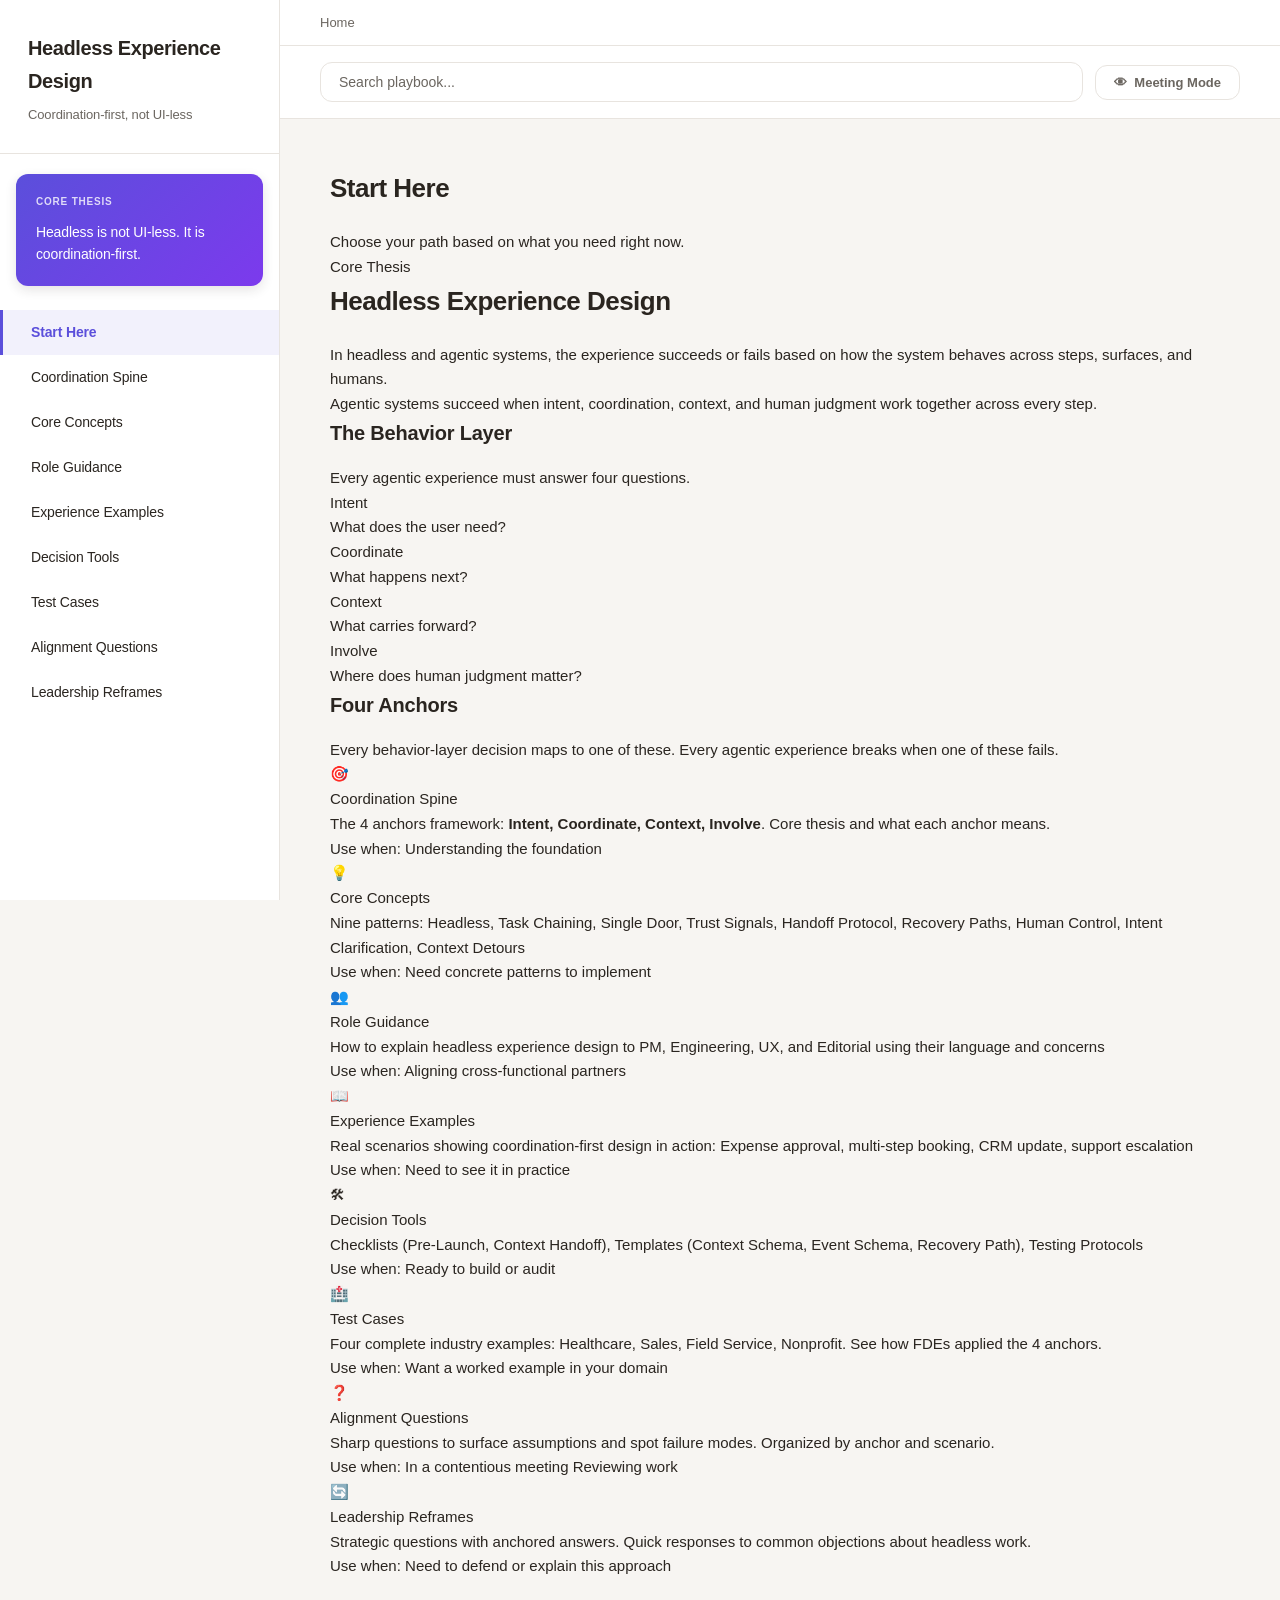
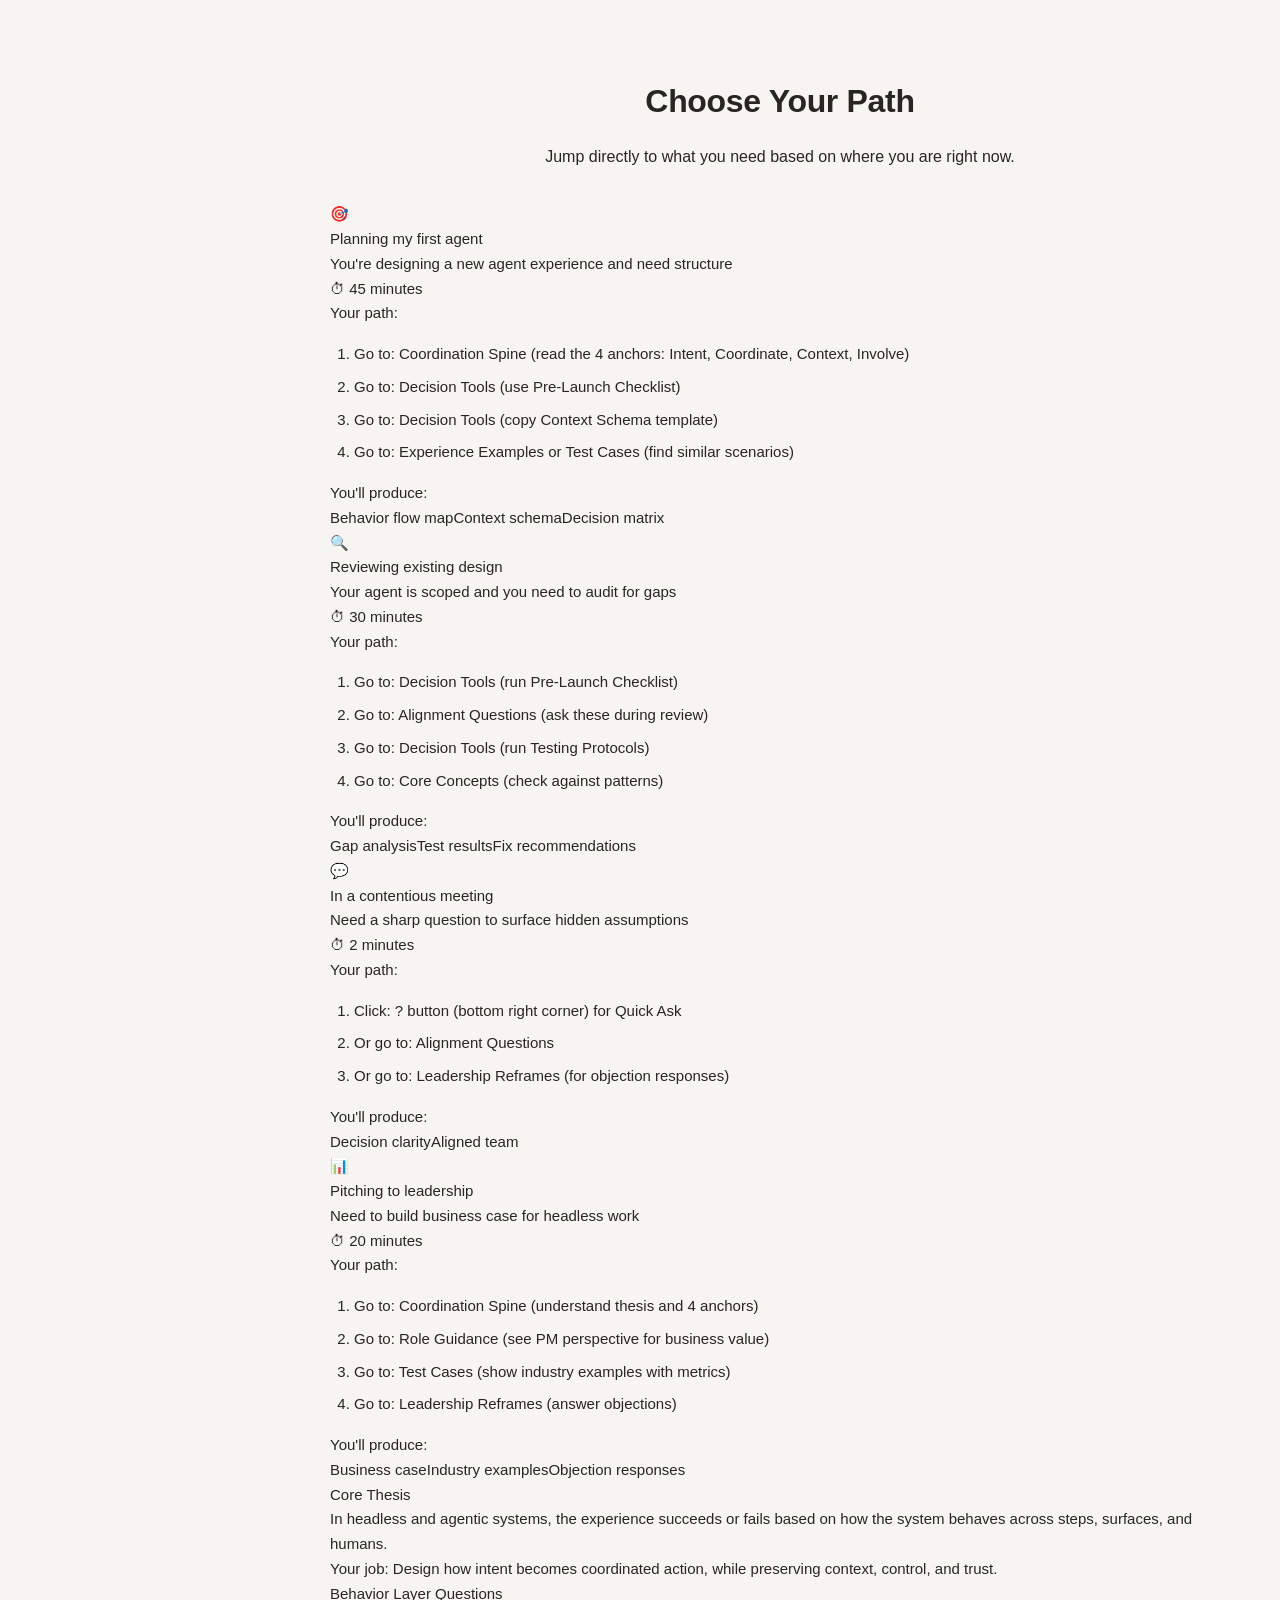
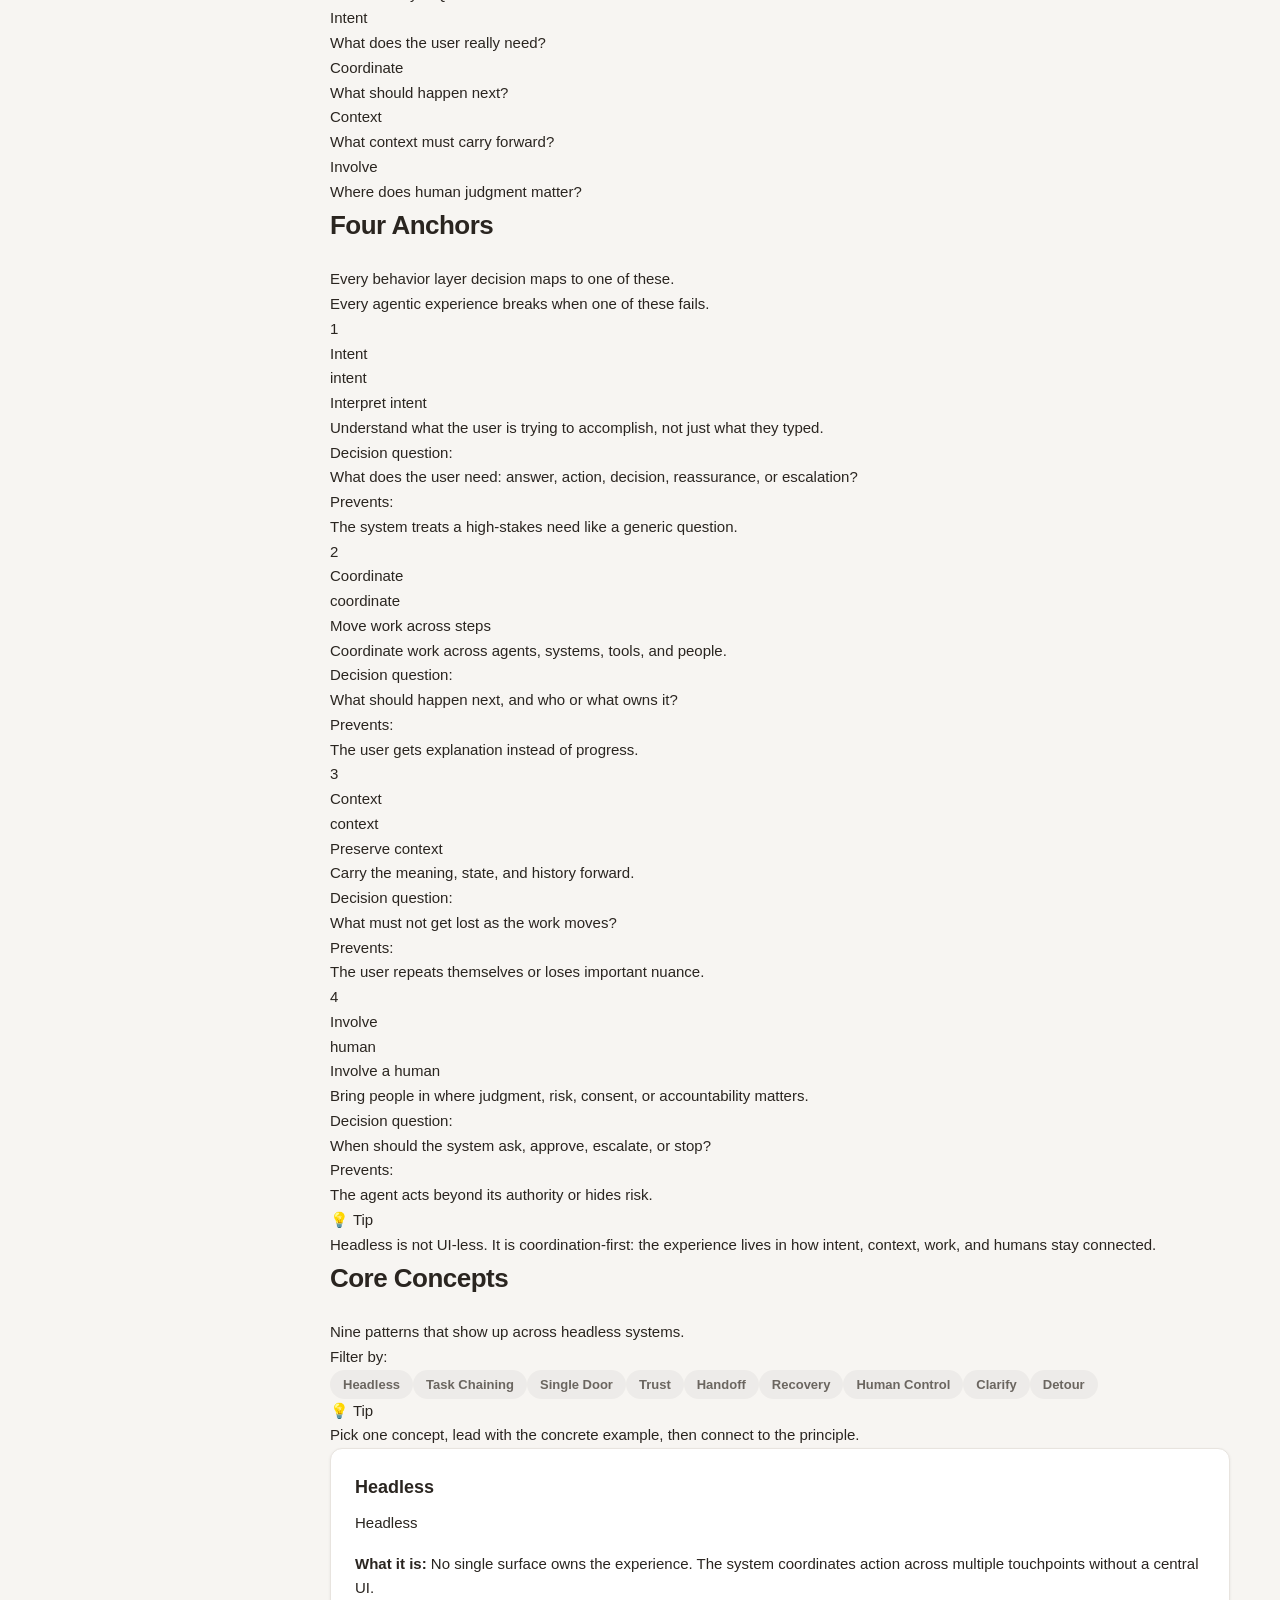
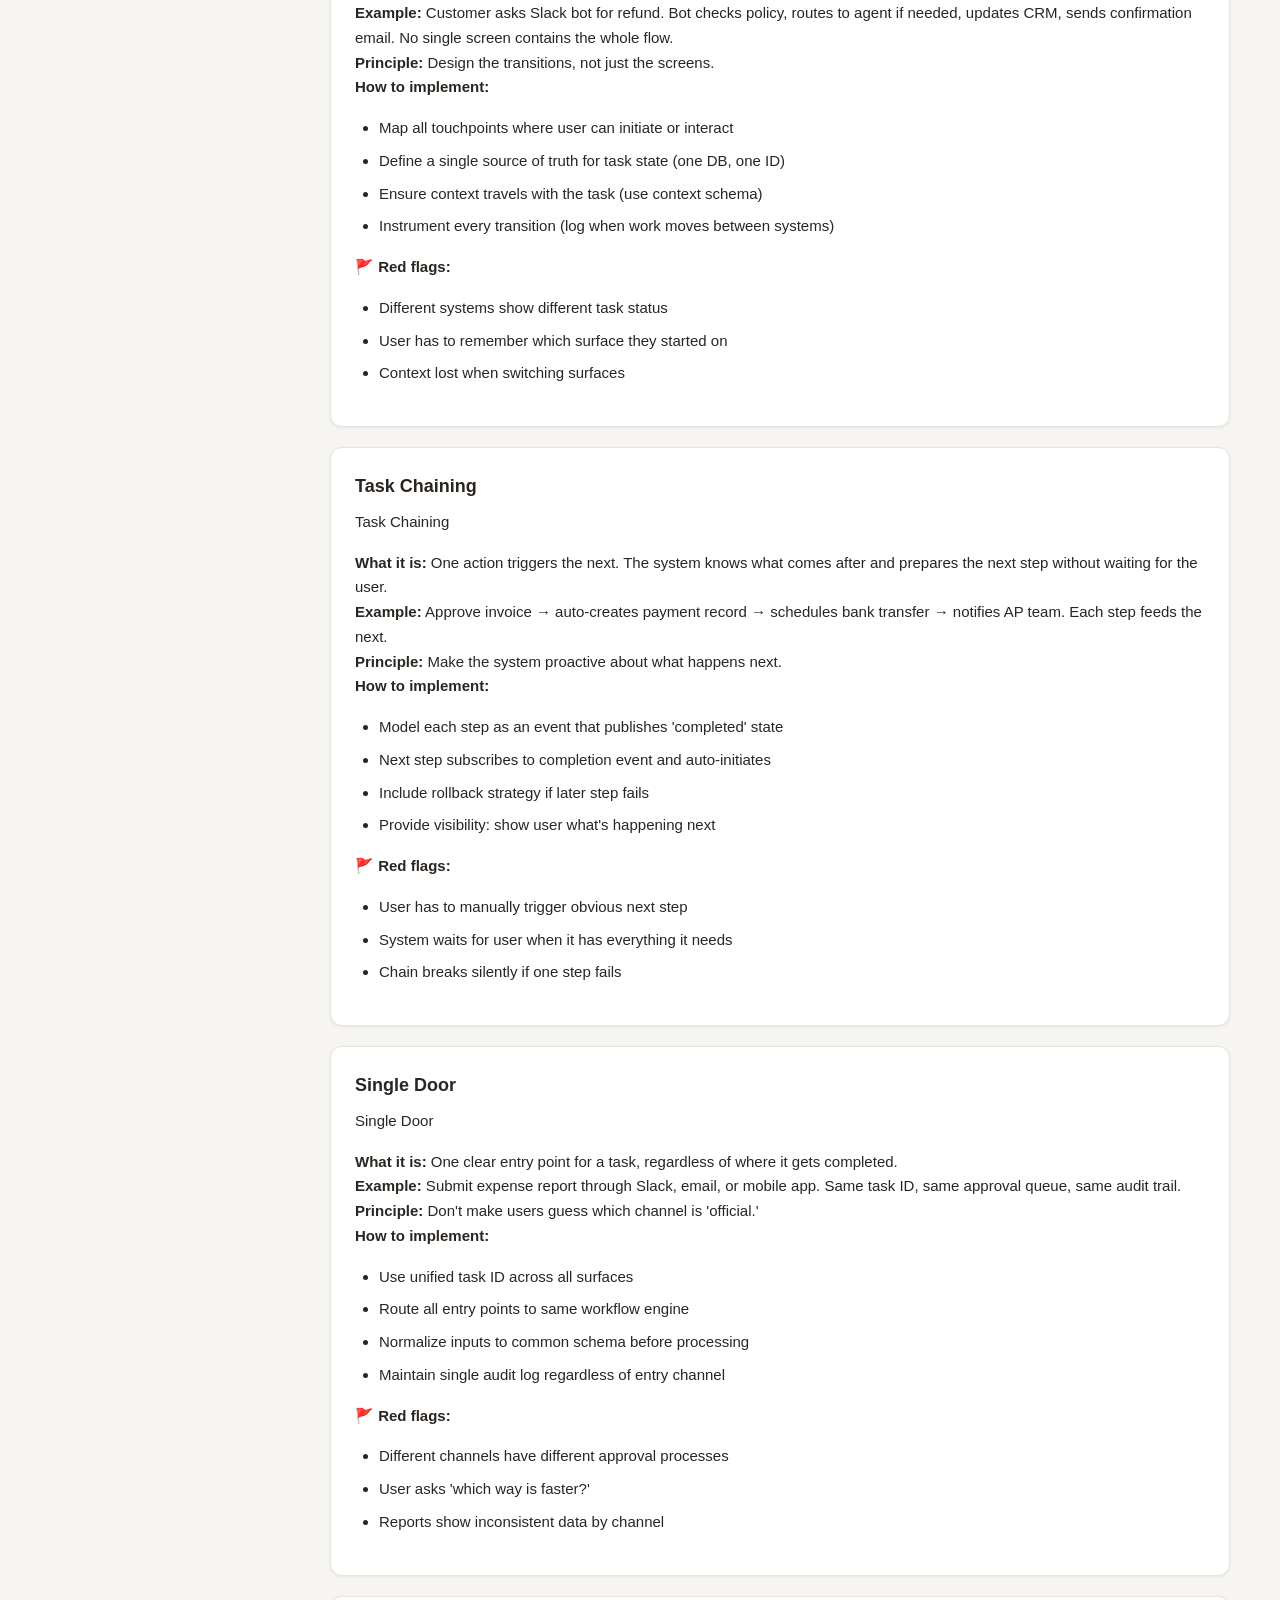
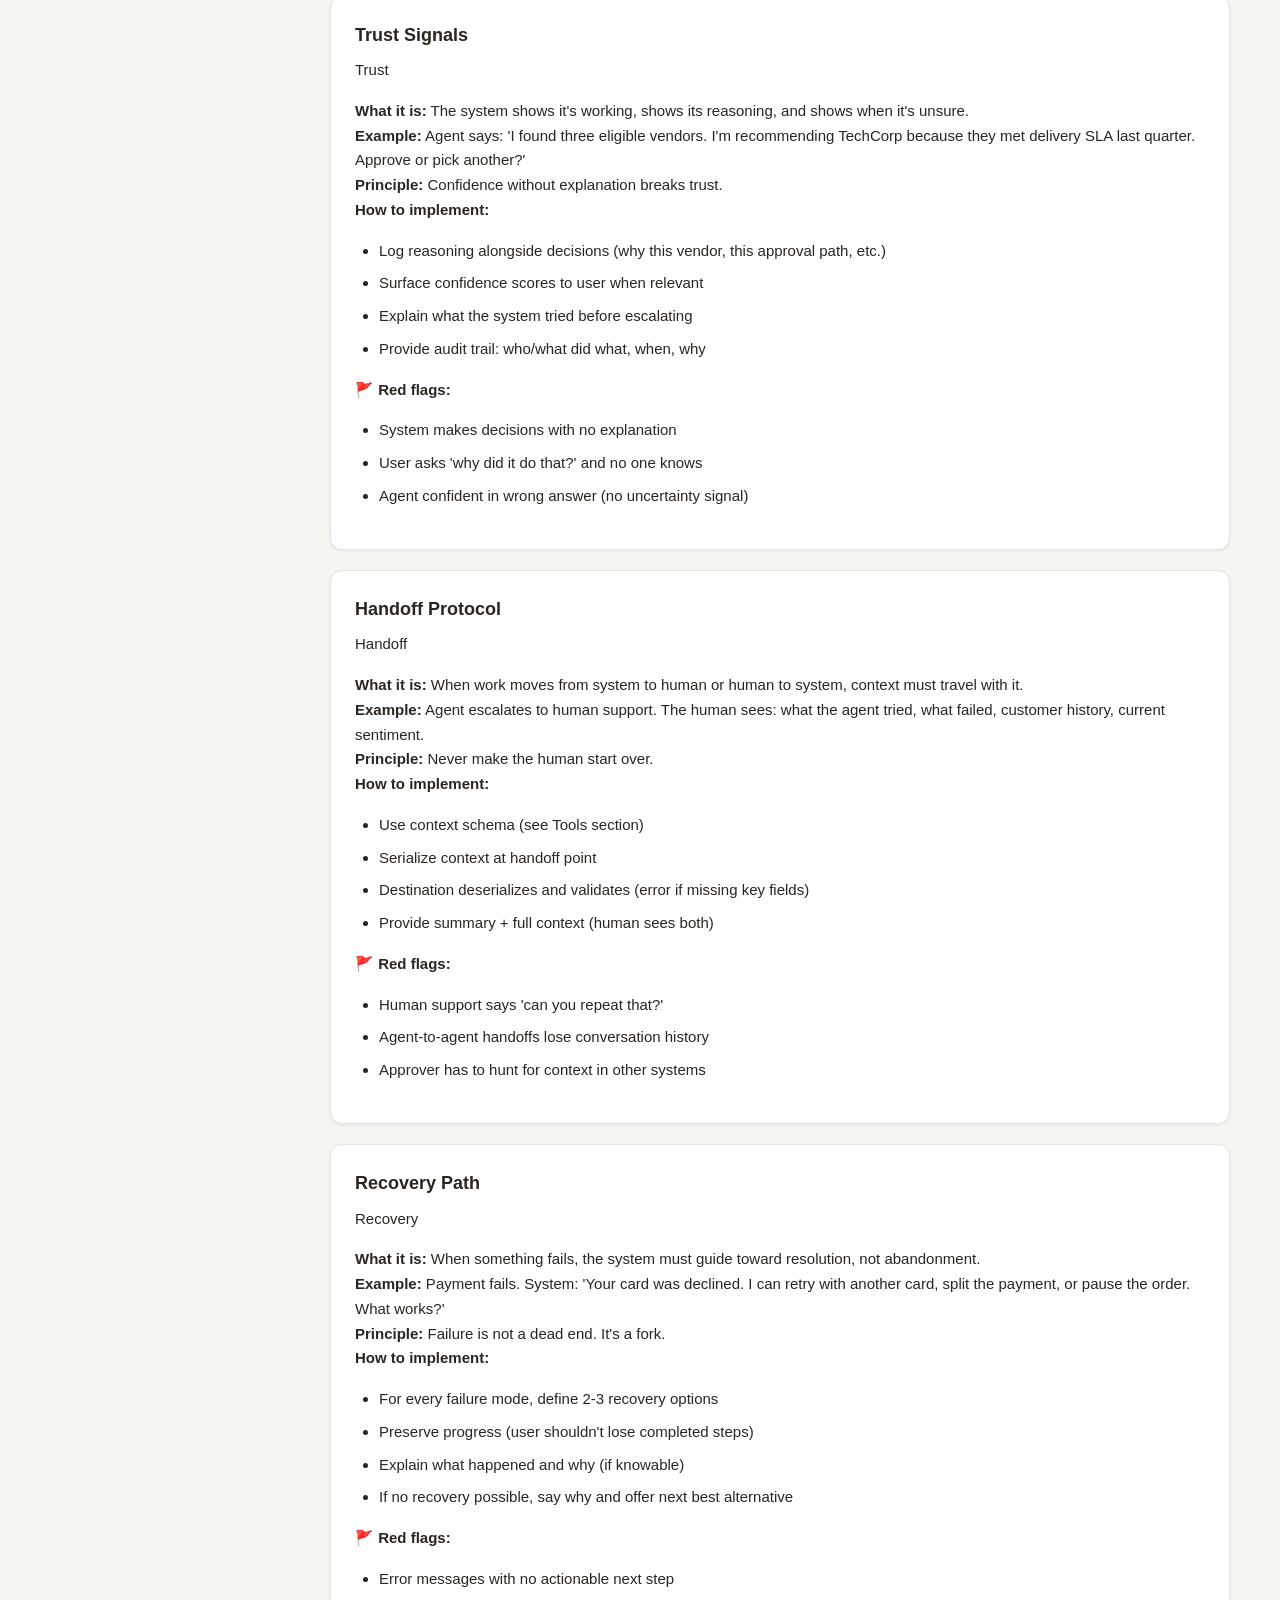
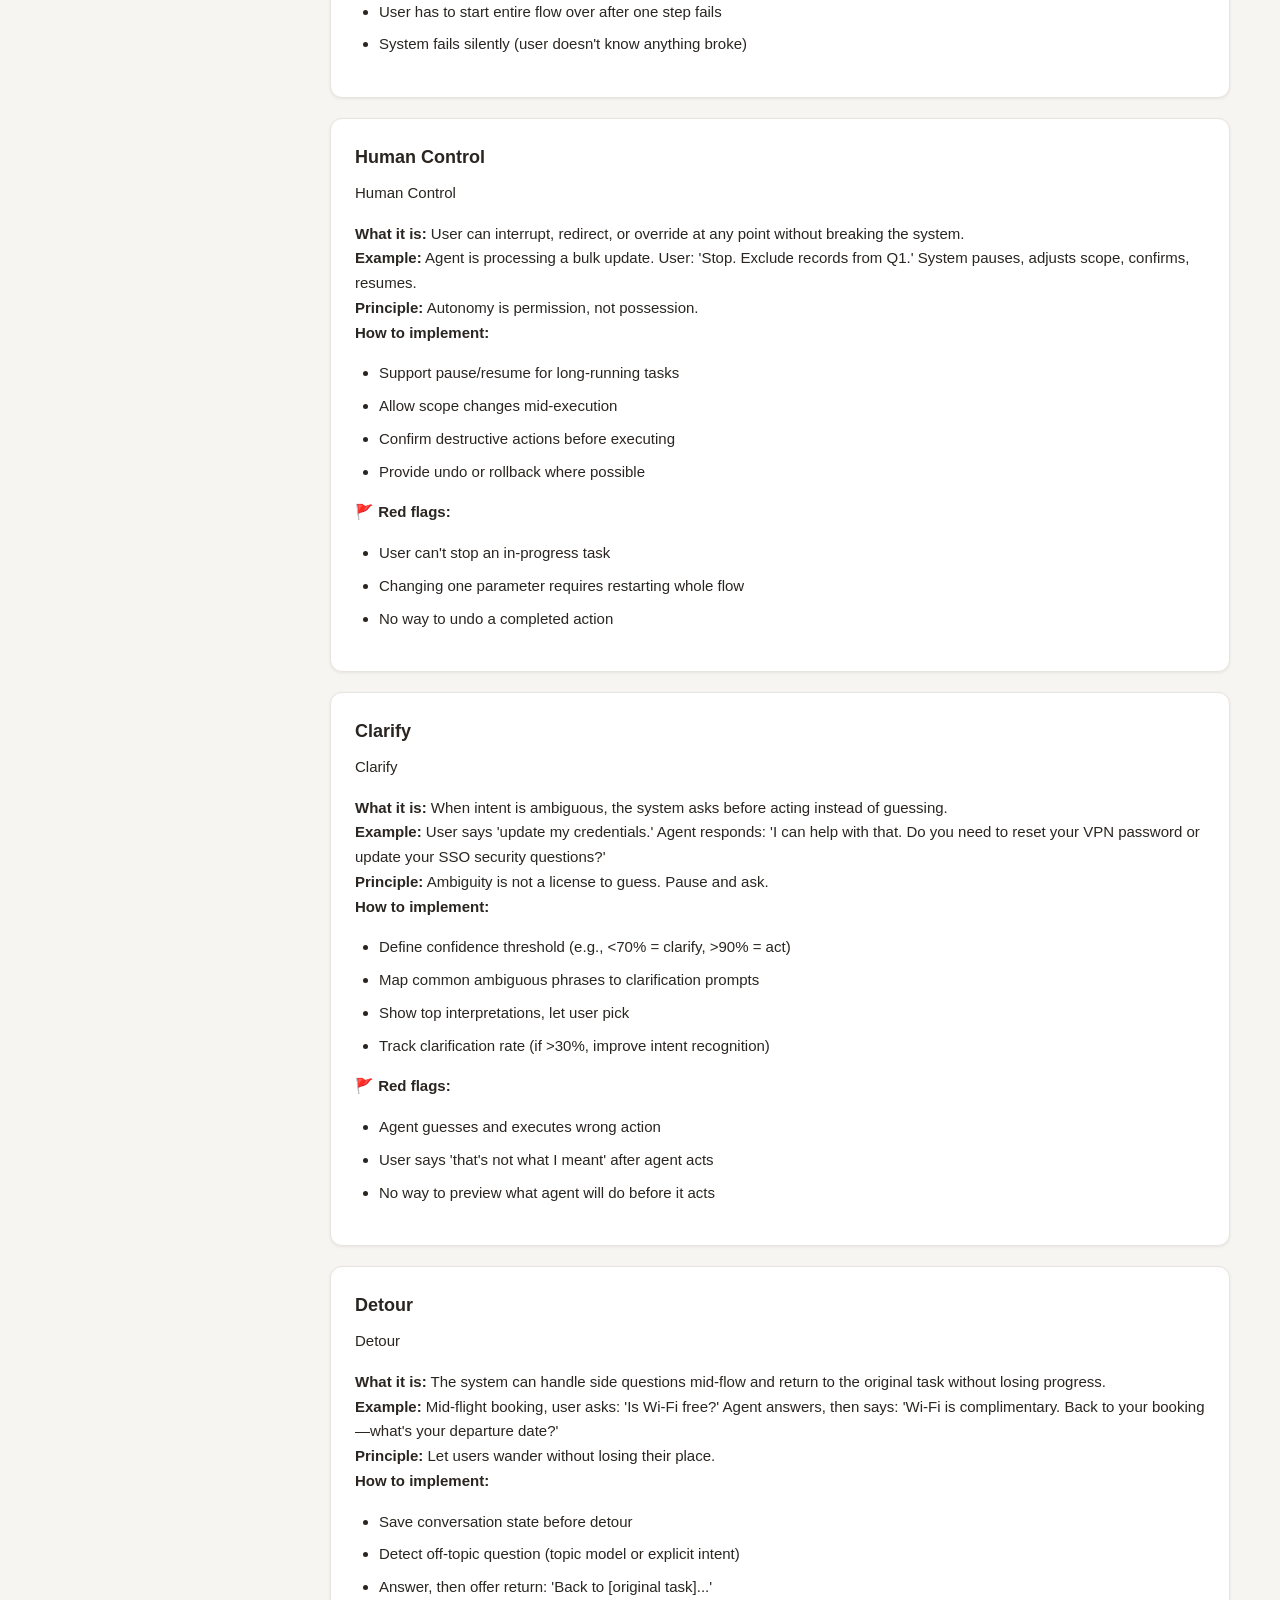
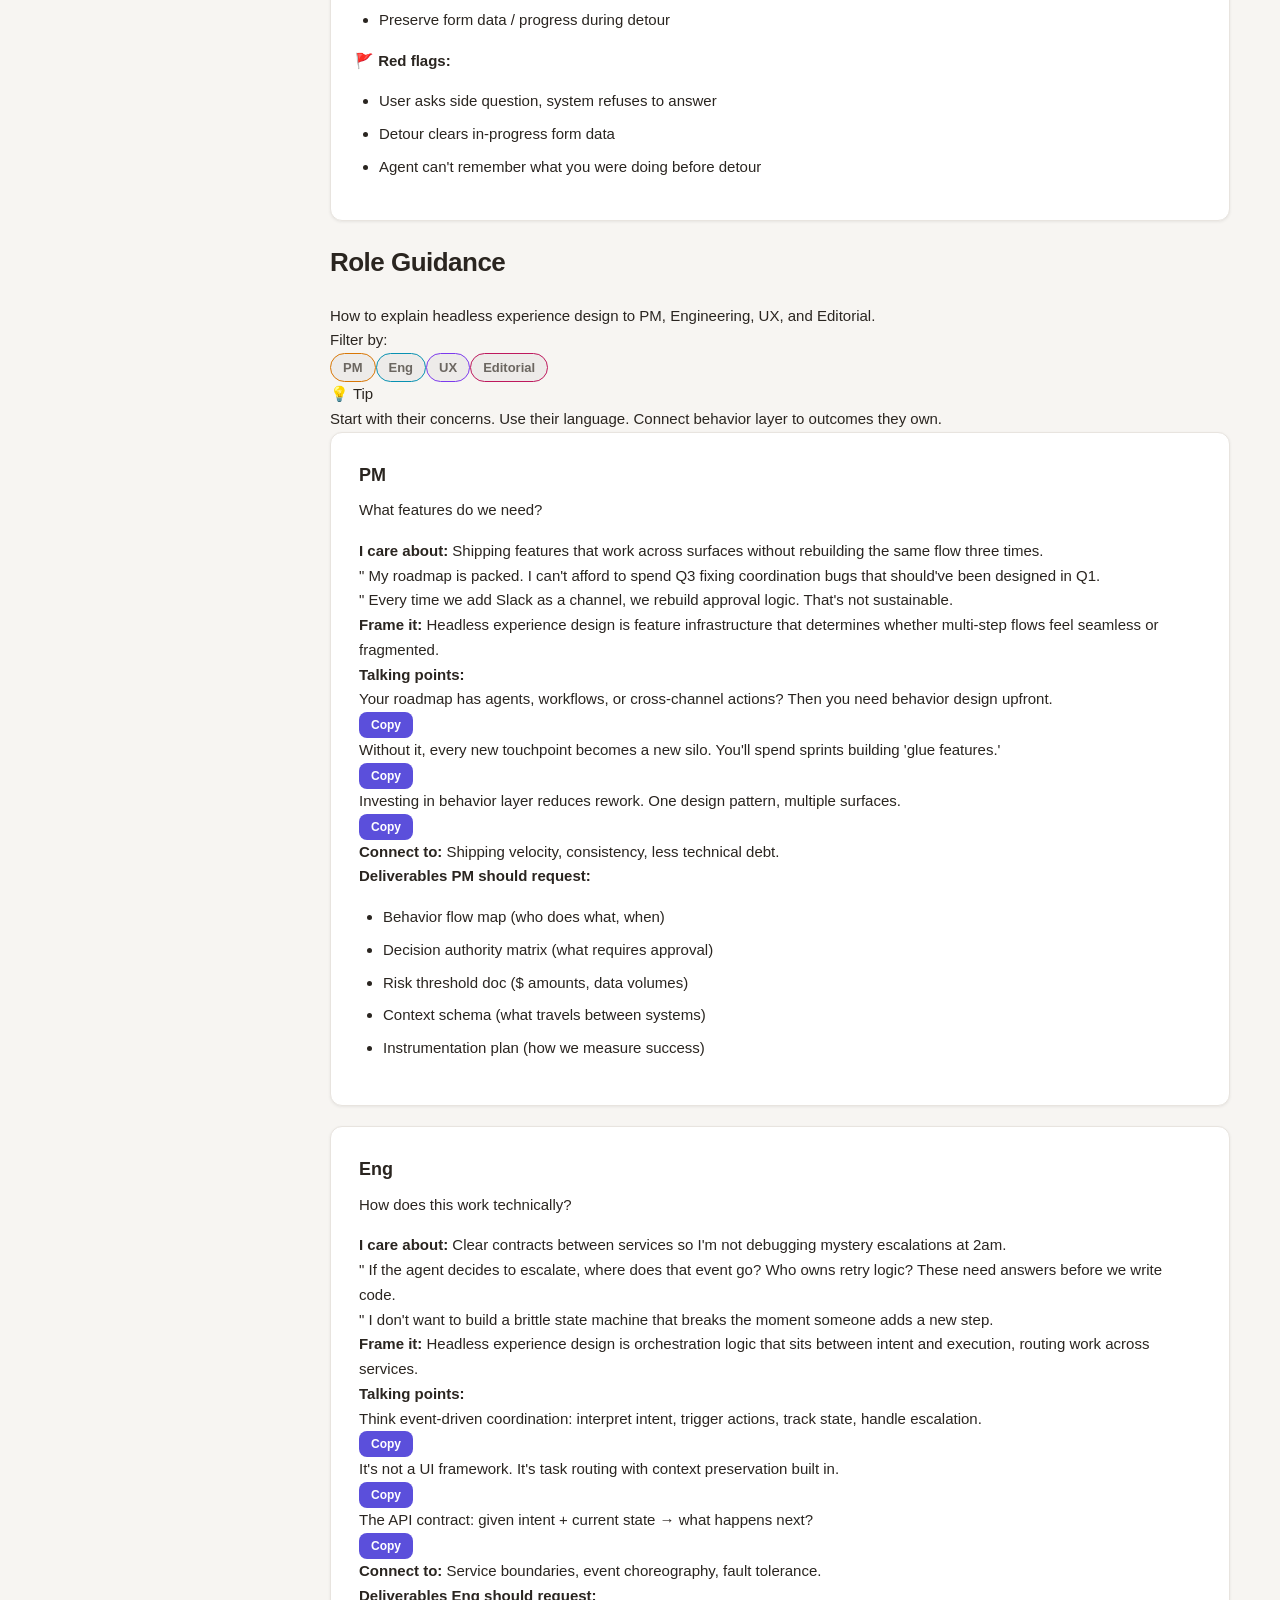
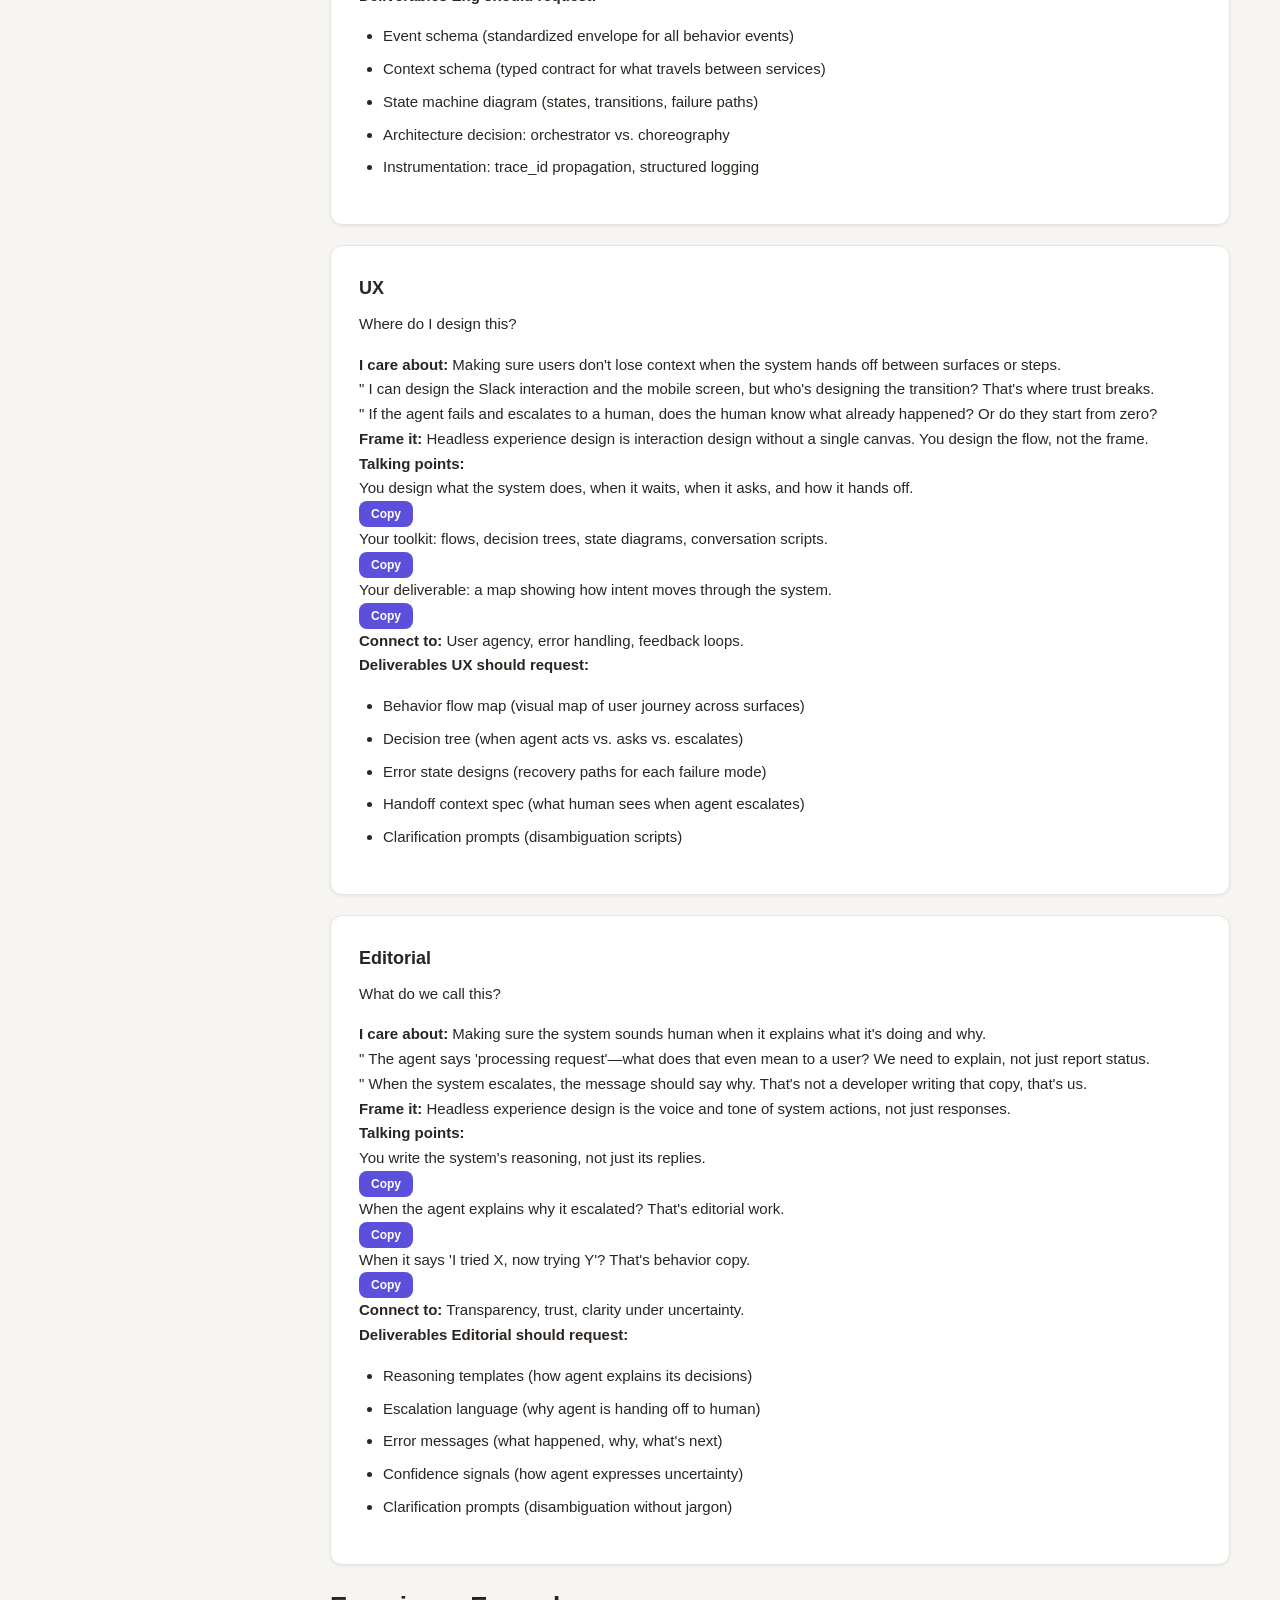
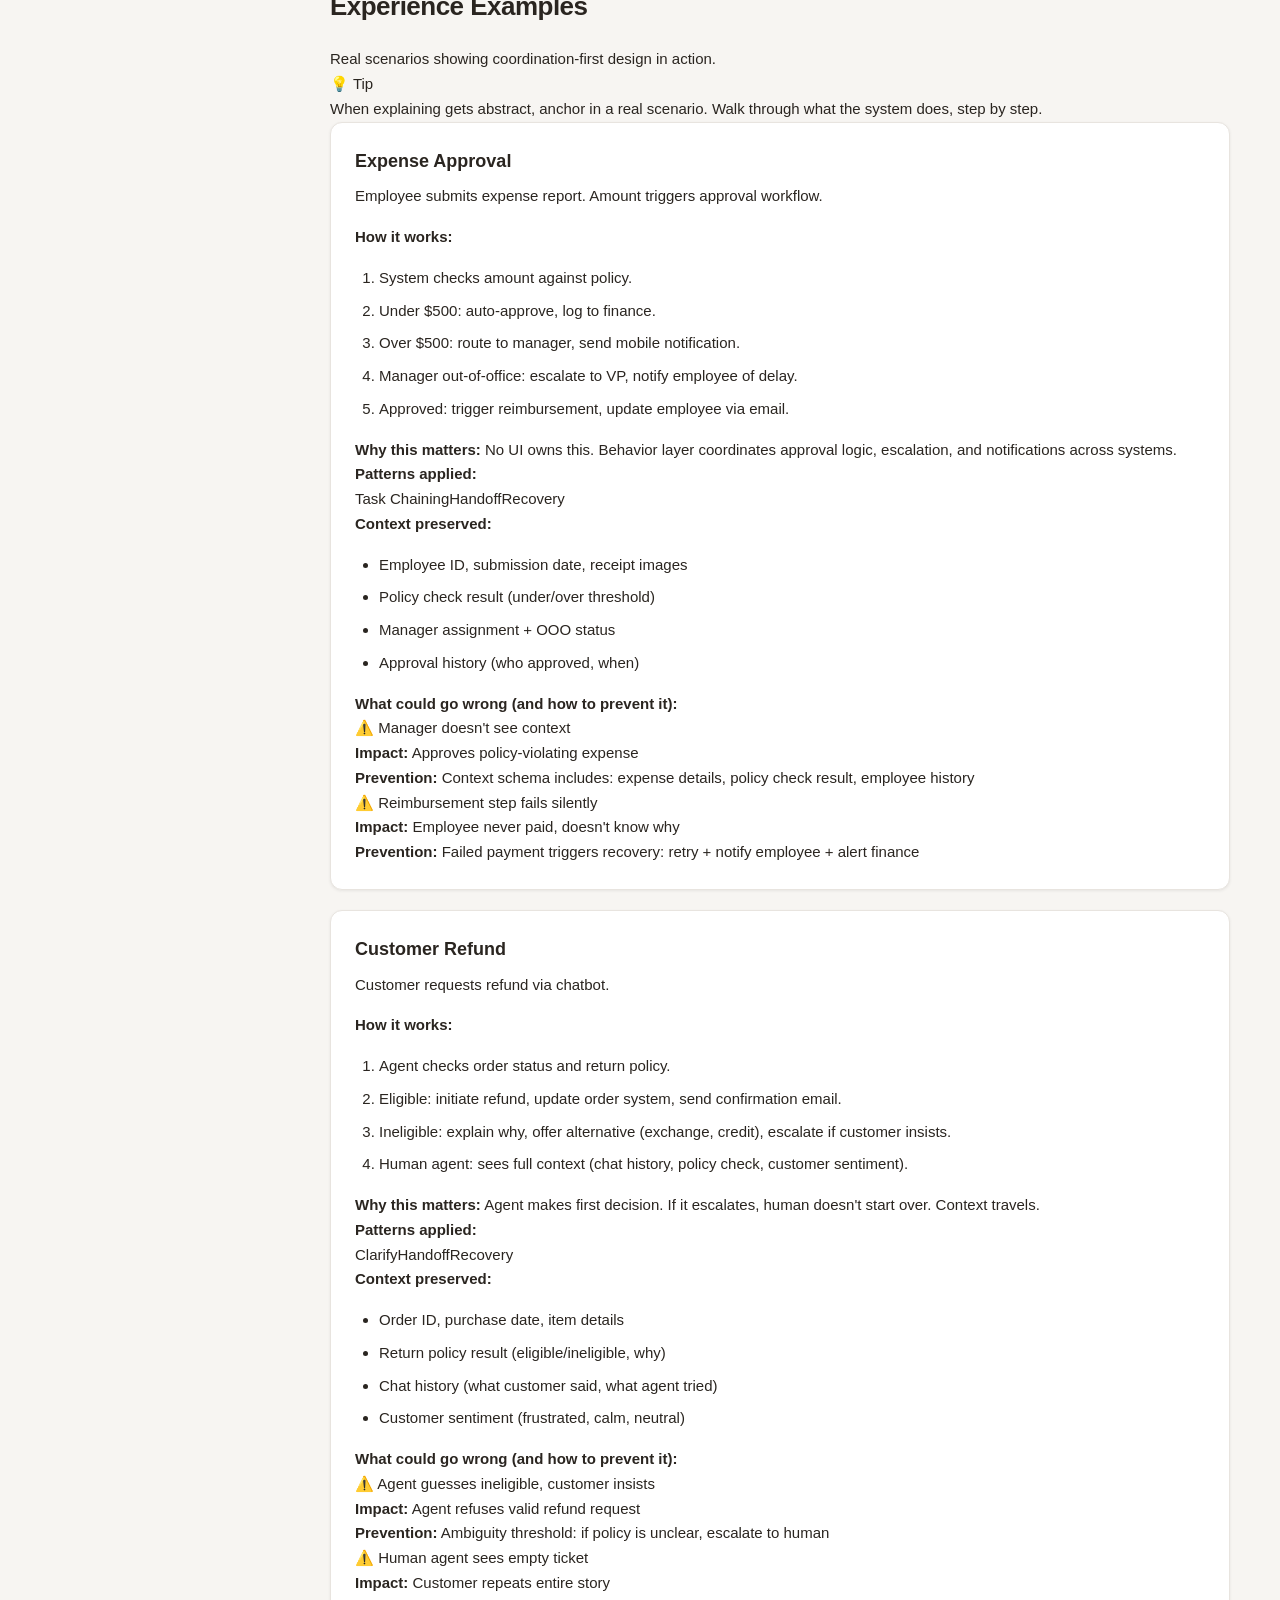
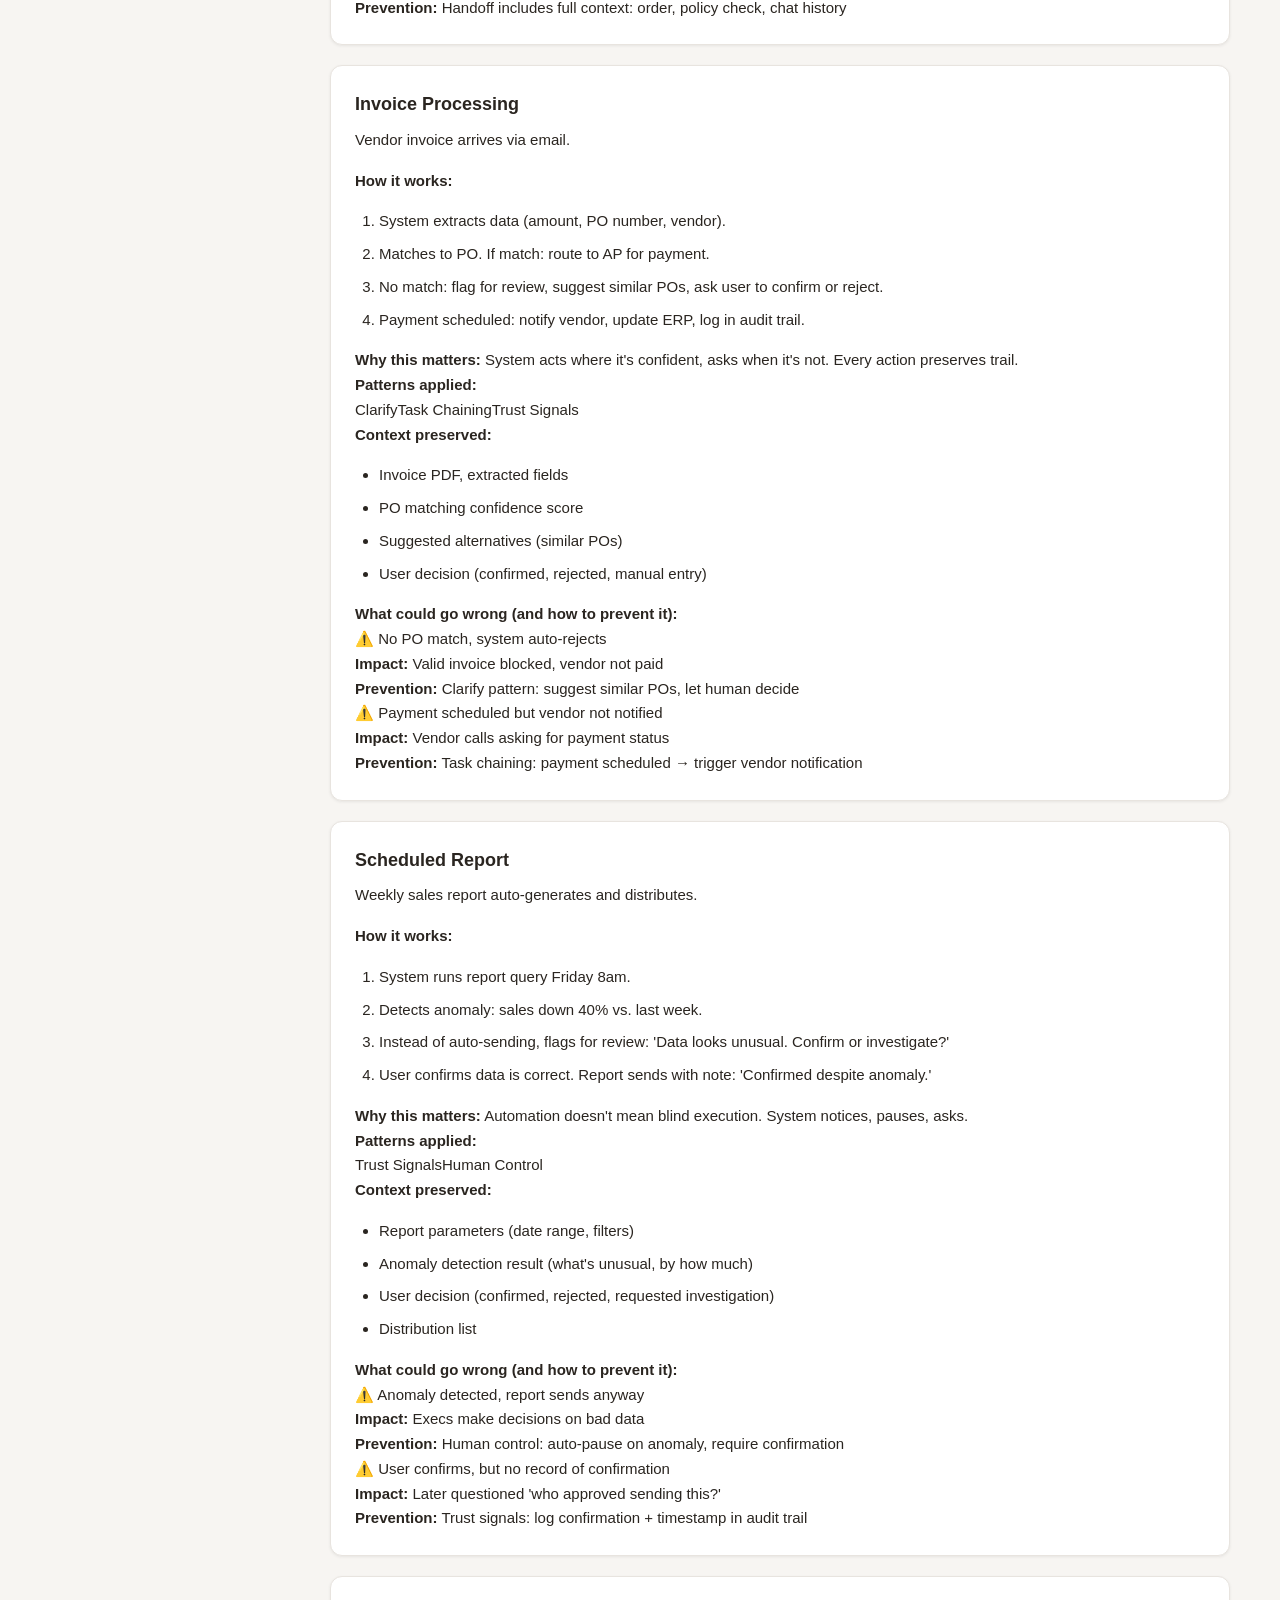
<file: index.html>
<!DOCTYPE html>
<html lang="en">
<head>
    <meta charset="UTF-8">
    <meta name="viewport" content="width=device-width, initial-scale=1.0">
    <title>Headless Experience Design Playbook</title>
    <link rel="stylesheet" href="styles-restored.css">
</head>
<body>
    <div class="app">
        <button id="mobile-menu-toggle" class="mobile-menu-toggle" aria-label="Toggle menu">
            <span class="hamburger-line"></span>
            <span class="hamburger-line"></span>
            <span class="hamburger-line"></span>
        </button>

        <div id="mobile-overlay" class="mobile-overlay"></div>

        <aside class="sidebar" id="sidebar">
            <div class="sidebar-header">
                <h1>Headless Experience Design</h1>
                <p class="tagline">Coordination-first, not UI-less</p>
            </div>
            <div class="spine-summary">
                <div class="spine-summary-label">Core Thesis</div>
                <div class="spine-summary-text">Headless is not UI-less. It is coordination-first.</div>
            </div>
            <nav class="nav">
                <a href="#getting-started" class="nav-link active" data-section="getting-started">Start Here</a>
                <a href="#spine" class="nav-link" data-section="spine">Coordination Spine</a>
                <a href="#concepts" class="nav-link" data-section="concepts">Core Concepts</a>
                <a href="#by-role" class="nav-link" data-section="by-role">Role Guidance</a>
                <a href="#examples" class="nav-link" data-section="examples">Experience Examples</a>
                <a href="#tools" class="nav-link" data-section="tools">Decision Tools</a>
                <a href="#test-cases" class="nav-link" data-section="test-cases">Test Cases</a>
                <a href="#questions" class="nav-link" data-section="questions">Alignment Questions</a>
                <a href="#reframes" class="nav-link" data-section="reframes">Leadership Reframes</a>
            </nav>
        </aside>

        <main class="main">
            <div class="breadcrumbs-container">
                <button id="back-button" class="back-button" style="display: none;">
                    ← Back
                </button>
                <div id="breadcrumbs" class="breadcrumbs">
                    <span class="breadcrumb-item">Home</span>
                </div>
            </div>

            <div class="search-bar">
                <input type="text" id="search" placeholder="Search playbook..." />
                <button id="clear-search" class="clear-btn" style="display: none;">✕</button>
                <button id="meeting-mode-toggle" class="meeting-mode-btn" title="Meeting Mode: Larger text, less detail">
                    <span class="meeting-mode-icon">👁</span>
                    <span class="meeting-mode-label">Meeting Mode</span>
                </button>
            </div>

            <div class="content">
                <section id="getting-started" class="section active">
                    <h2>Start Here</h2>
                    <p class="section-description">Choose your path based on what you need right now.</p>
                    <div id="getting-started-content"></div>
                </section>

                <section id="spine" class="section">
                    <div class="hero">
                        <div class="hero-label">Core Thesis</div>
                        <div class="hero-title">In headless and agentic systems, the experience succeeds or fails based on how the system behaves across steps, surfaces, and humans.</div>
                        <div class="hero-subtitle">Your job: Design how intent becomes coordinated action, while preserving context, control, and trust.</div>
                    </div>
                    <div id="spine-content"></div>
                </section>

                <section id="concepts" class="section">
                    <h2>Core Concepts</h2>
                    <p class="section-description">Nine patterns that show up across headless systems.</p>
                    <div class="filters">
                        <div class="filter-group">
                            <div class="filter-label">Filter by:</div>
                            <div id="concept-filters" class="chips"></div>
                        </div>
                    </div>
                    <div class="highlight-card">
                        <div class="highlight-label">💡 Tip</div>
                        <p class="highlight-text">Pick one concept, lead with the concrete example, then connect to the principle.</p>
                    </div>
                    <div id="concepts-content"></div>
                </section>

                <section id="by-role" class="section">
                    <h2>Role Guidance</h2>
                    <p class="section-description">How to explain headless experience design to PM, Engineering, UX, and Editorial.</p>
                    <div class="filters">
                        <div class="filter-group">
                            <div class="filter-label">Filter by:</div>
                            <div id="role-filters" class="chips"></div>
                        </div>
                    </div>
                    <div class="highlight-card">
                        <div class="highlight-label">💡 Tip</div>
                        <p class="highlight-text">Start with their concerns. Use their language. Connect behavior layer to outcomes they own.</p>
                    </div>
                    <div id="by-role-content"></div>
                </section>

                <section id="examples" class="section">
                    <h2>Experience Examples</h2>
                    <p class="section-description">Real scenarios showing coordination-first design in action.</p>
                    <div class="highlight-card">
                        <div class="highlight-label">💡 Tip</div>
                        <p class="highlight-text">When explaining gets abstract, anchor in a real scenario. Walk through what the system does, step by step.</p>
                    </div>
                    <div id="examples-content"></div>
                </section>

                <section id="tools" class="section">
                    <h2>Decision Tools</h2>
                    <p class="section-description">Checklists, templates, and testing protocols to prevent errors and ensure consistency.</p>
                    <div class="highlight-card">
                        <div class="highlight-label">💡 Tip</div>
                        <p class="highlight-text">These are working documents. Copy templates, check off checklists, run tests. Make them your own.</p>
                    </div>
                    <div id="tools-content"></div>
                </section>

                <section id="test-cases" class="section">
                    <h2>Industry Test Cases</h2>
                    <p class="section-description">See how FDEs in different industries use this playbook to design headless agents. Follow their journey from assignment to validated design.</p>
                    <div class="highlight-card">
                        <div class="highlight-label">💡 Tip</div>
                        <p class="highlight-text">Pick an industry similar to yours. See how they mapped the 4 anchors, created schemas, and solved coordination challenges.</p>
                    </div>
                    <div id="test-cases-content"></div>
                </section>

                <section id="questions" class="section">
                    <h2>Alignment Questions</h2>
                    <p class="section-description">Shift from defending to exploring. Ask, don't tell.</p>
                    <div class="highlight-card">
                        <div class="highlight-label">💡 Tip</div>
                        <p class="highlight-text">Click the <strong>?</strong> button (bottom right) to access questions anywhere in the app.</p>
                    </div>
                    <div id="questions-content"></div>
                </section>

                <section id="reframes" class="section">
                    <h2>Leadership Reframes</h2>
                    <p class="section-description">Strategic questions with anchored answers, plus quick responses to objections.</p>
                    <div id="copy-bank-content"></div>
                </section>
            </div>
        </main>
    </div>

    <button id="quick-ask-btn" class="quick-ask-fab" title="Quick Ask">?</button>

    <div id="quick-ask-panel" class="quick-ask-panel">
        <div class="quick-ask-header">
            <h3>Quick Ask</h3>
            <button id="close-quick-ask" class="close-btn">✕</button>
        </div>
        <div class="quick-ask-content" id="quick-ask-content"></div>
    </div>

    <div id="overlay" class="overlay"></div>
    <div id="toast" class="toast">Copied to clipboard!</div>

    <script src="script-enhanced.js?v=20250517-1"></script>
</body>
</html>
</file>
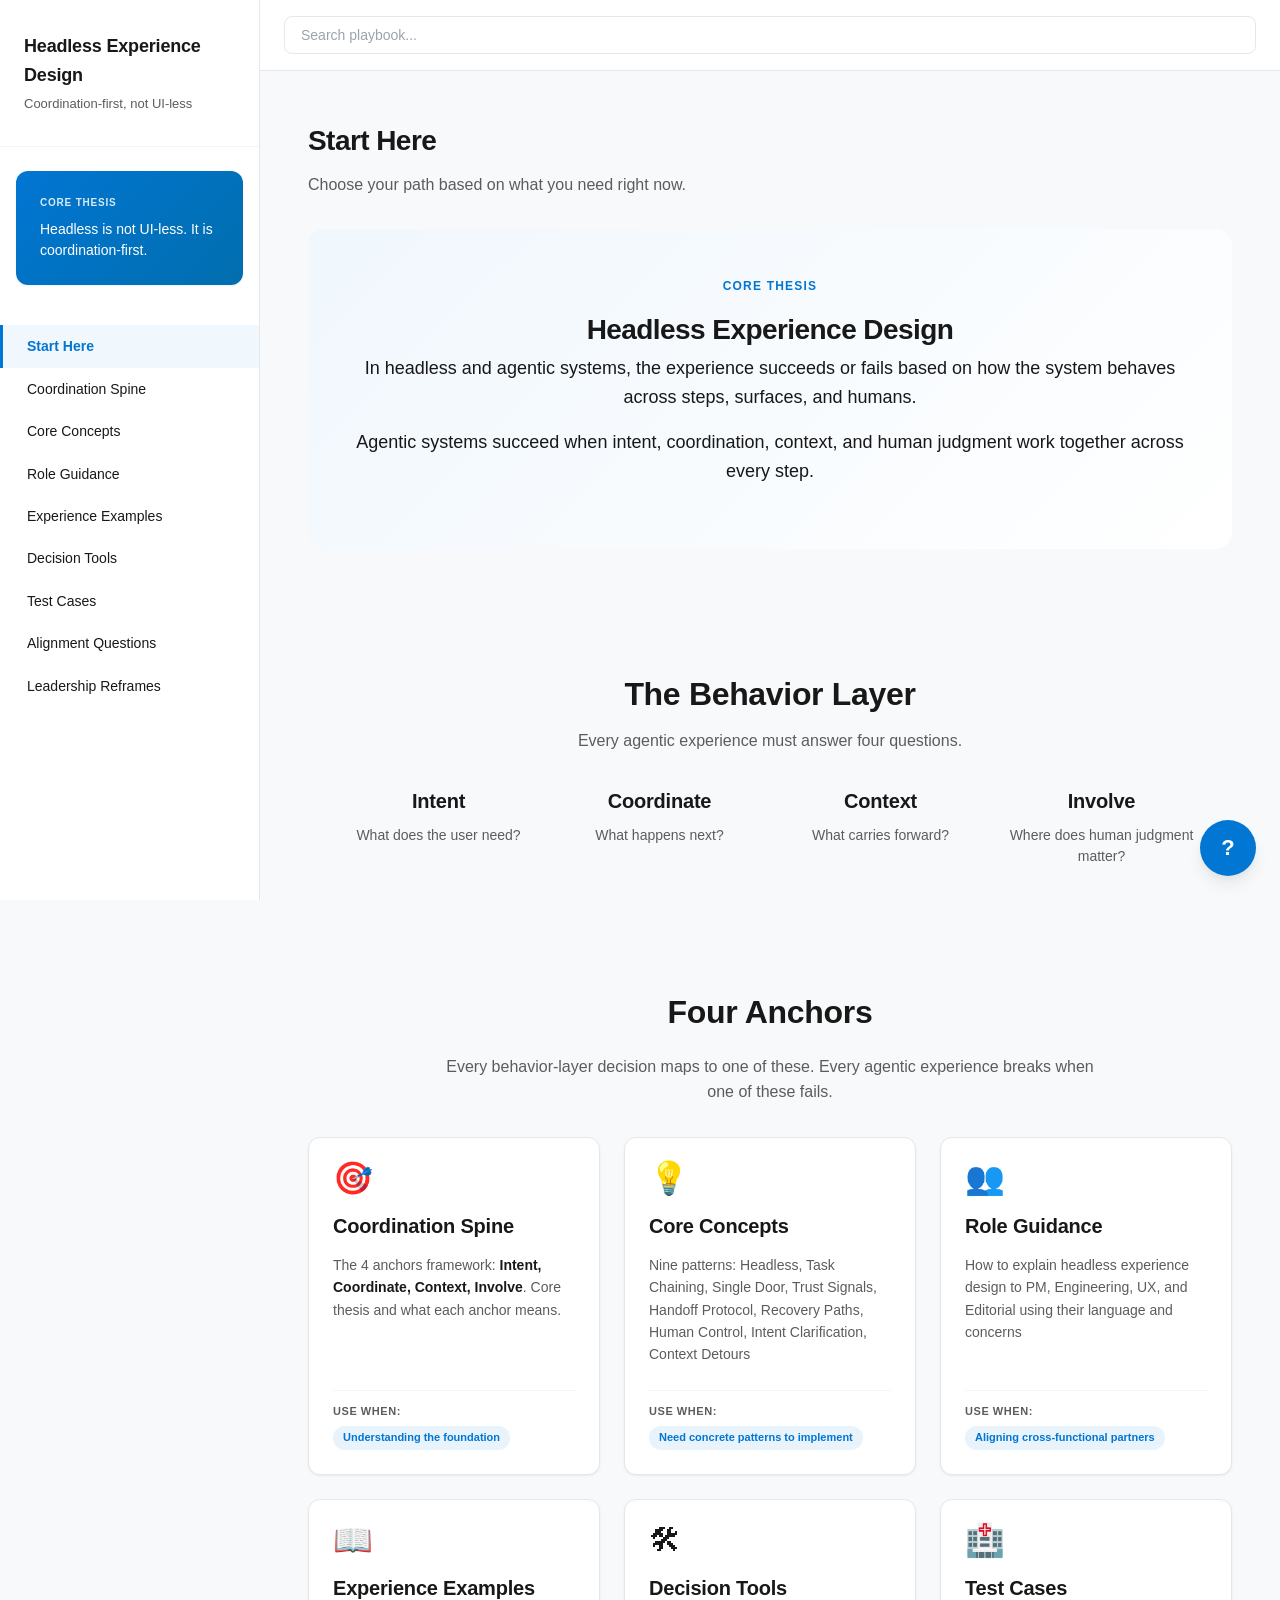
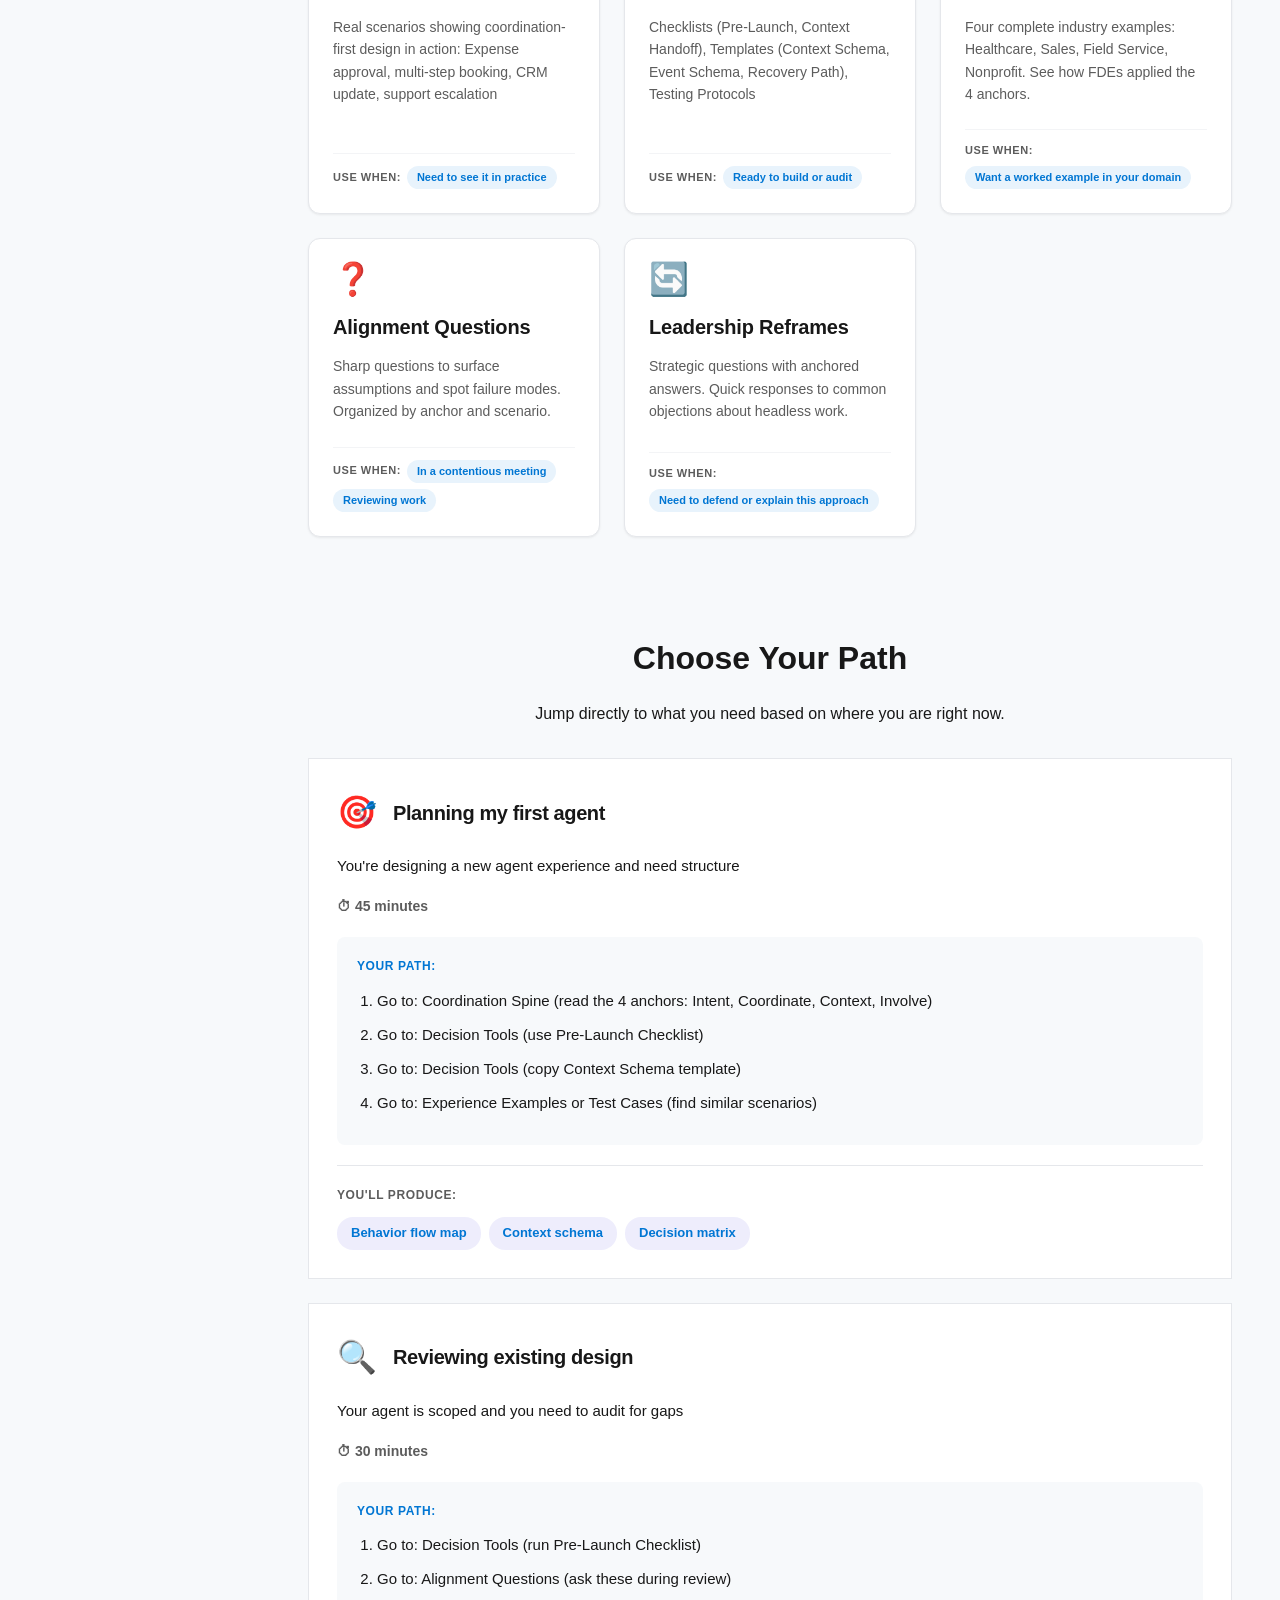
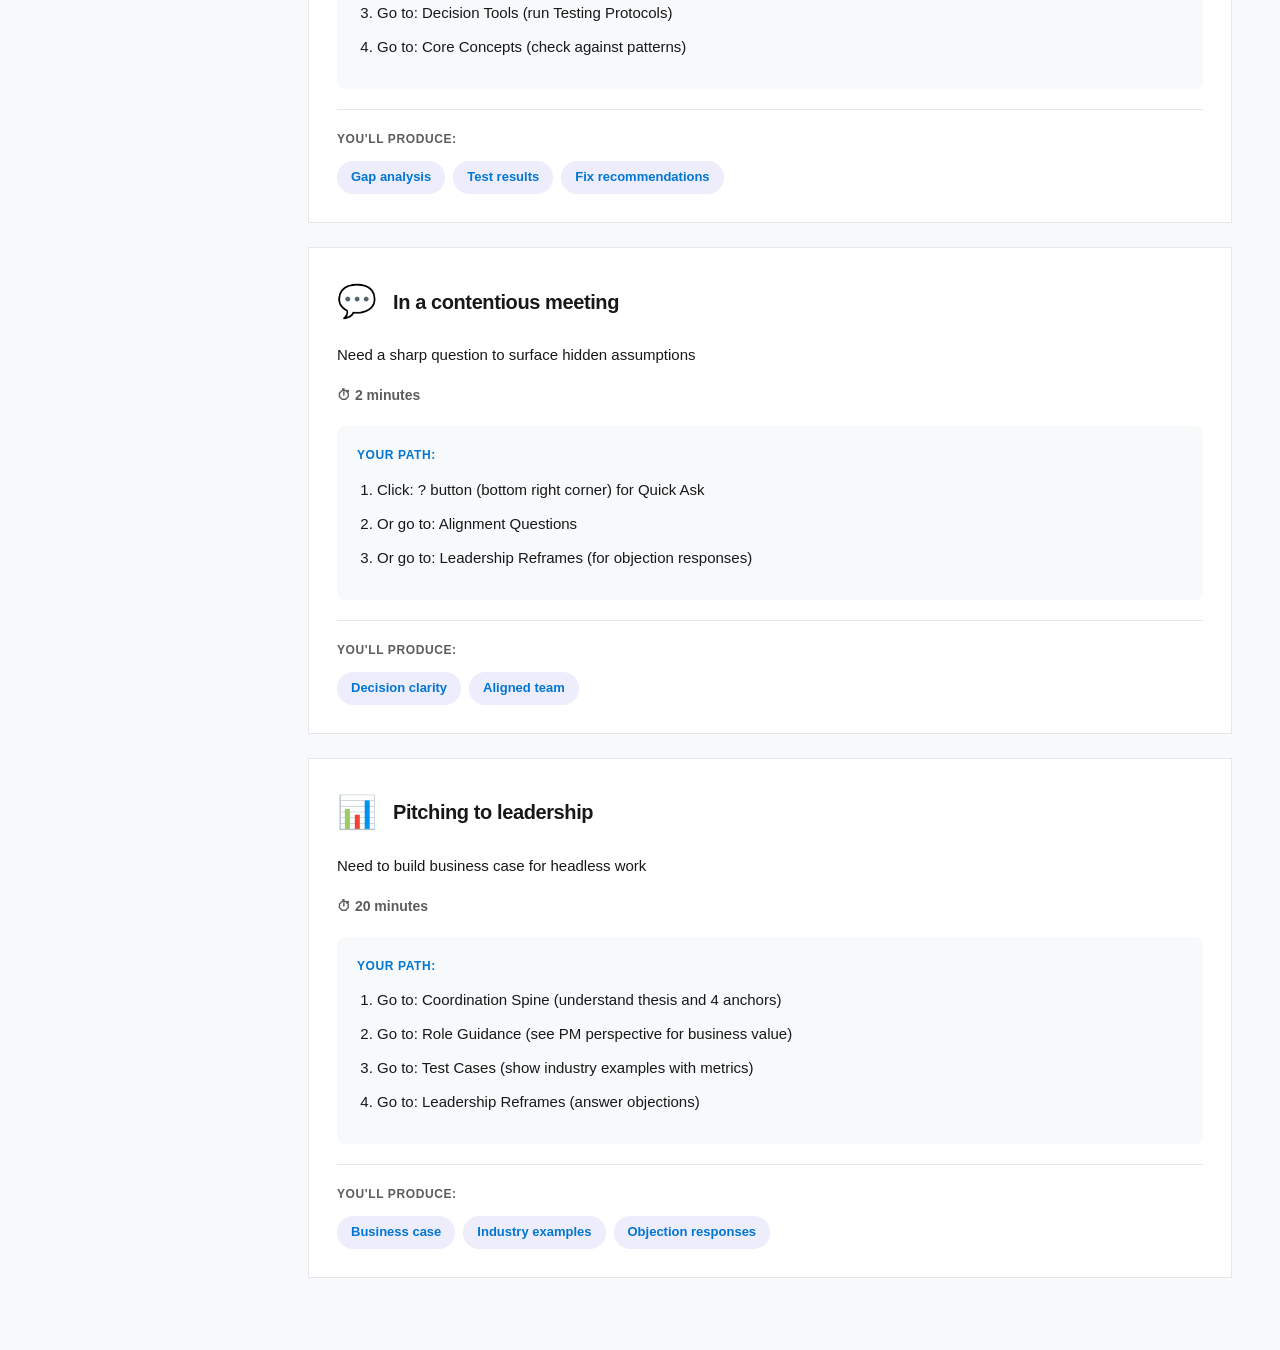
<file: playbook-embed.html>
<!DOCTYPE html>
<html lang="en">
<head>
    <meta charset="UTF-8">
    <meta name="viewport" content="width=device-width, initial-scale=1.0">
    <title>Headless Experience Design Playbook</title>
    <style>
/* ============================================
   Headless Experience Design Playbook - Clean Salesforce-inspired Styles
   ============================================ */

/* ============================================
   Design System Tokens
   ============================================ */
:root {
    /* Colors - Salesforce-inspired palette */
    --color-bg: #F7F9FB;
    --color-surface: #FFFFFF;
    --color-border: #E5E7EB;
    --color-border-subtle: #F3F4F6;

    /* Text colors */
    --color-text: #181818;
    --color-text-muted: #5C5C5C;
    --color-text-subtle: #9CA3AF;

    /* Primary accent (Salesforce blue family) */
    --color-primary: #0176D3;
    --color-primary-hover: #014486;
    --color-primary-light: #E8F3FC;
    --color-primary-subtle: #F0F7FD;

    /* Accent color - override purple from base styles with blue */
    --color-accent: #0176D3;
    --color-accent-hover: #014486;

    /* Status colors (muted, professional) */
    --color-success: #2E844A;
    --color-success-light: #EBF5EE;
    --color-success-border: #C9E6D1;

    --color-warning: #DD7A01;
    --color-warning-light: #FEF6EC;
    --color-warning-border: #FDE2C5;

    --color-danger: #C23934;
    --color-danger-light: #FDECEA;
    --color-danger-border: #FAD4D2;

    --color-info: #0176D3;
    --color-info-light: #E8F3FC;
    --color-info-border: #BFE0F7;

    /* Refined state colors for decision system */
    --color-success-bg: #E8F5E9;
    --color-success-text: #2E7D32;
    --color-warning-bg: #FFF8E1;
    --color-warning-text: #F57C00;
    --color-danger-bg: #FFEBEE;
    --color-danger-text: #C62828;

    /* Gradients */
    --gradient-hero: linear-gradient(135deg, #F0F7FD 0%, #FFFFFF 100%);

    /* Layered shadows for elevation */
    --shadow-elevated: 0 2px 4px rgba(0, 0, 0, 0.04), 0 4px 12px rgba(0, 0, 0, 0.08);
    --shadow-hover: 0 4px 8px rgba(0, 0, 0, 0.06), 0 8px 16px rgba(0, 0, 0, 0.12);

    /* Spacing tokens */
    --space-xs: 4px;
    --space-sm: 8px;
    --space-md: 16px;
    --space-lg: 24px;
    --space-xl: 32px;
    --space-2xl: 48px;

    /* Border radius */
    --radius-sm: 8px;
    --radius-md: 12px;
    --radius-lg: 16px;

    /* Shadows - very subtle */
    --shadow-sm: 0 1px 3px rgba(0, 0, 0, 0.04), 0 1px 2px rgba(0, 0, 0, 0.03);
    --shadow-md: 0 4px 6px rgba(0, 0, 0, 0.05), 0 2px 4px rgba(0, 0, 0, 0.04);
    --shadow-lg: 0 10px 15px rgba(0, 0, 0, 0.06), 0 4px 6px rgba(0, 0, 0, 0.04);

    /* Layout */
    --sidebar-width: 260px;
    --max-content-width: 1200px;
}

/* ============================================
   Reset & Base Styles
   ============================================ */
* {
    margin: 0;
    padding: 0;
    box-sizing: border-box;
}

body {
    font-family: 'Salesforce Sans', -apple-system, BlinkMacSystemFont, 'Segoe UI', Roboto, 'Helvetica Neue', Arial, sans-serif;
    font-size: 15px;
    line-height: 1.6;
    color: var(--color-text);
    background: var(--color-bg);
    -webkit-font-smoothing: antialiased;
    -moz-osx-font-smoothing: grayscale;
}

/* ============================================
   Layout Structure
   ============================================ */
.app {
    display: flex;
    min-height: 100vh;
    position: relative;
}

/* ============================================
   Sidebar - Clean & Refined
   ============================================ */
.sidebar {
    width: var(--sidebar-width);
    background: var(--color-surface);
    border-right: 1px solid var(--color-border);
    position: fixed;
    top: 0;
    left: -260px;
    height: 100vh;
    overflow-y: auto;
    z-index: 1000;
    transition: left 0.3s ease;
}

.sidebar.open {
    left: 0;
}

@media (min-width: 768px) {
    .sidebar {
        left: 0;
    }
}

.sidebar-header {
    padding: var(--space-xl) var(--space-lg);
    border-bottom: 1px solid var(--color-border-subtle);
}

.sidebar-header h1 {
    font-size: 18px;
    font-weight: 600;
    letter-spacing: -0.01em;
    color: var(--color-text);
    margin-bottom: var(--space-xs);
}

.tagline {
    font-size: 13px;
    color: var(--color-text-muted);
    font-weight: 400;
}

/* Memorable Line Card - Premium but subtle */
.spine-summary {
    margin: var(--space-lg) var(--space-md);
    padding: var(--space-lg);
    background: linear-gradient(135deg, #0176D3 0%, #016EAE 100%);
    border-radius: var(--radius-md);
    color: white;
    box-shadow: var(--shadow-sm);
}

.spine-summary-label {
    font-size: 10px;
    font-weight: 600;
    text-transform: uppercase;
    letter-spacing: 0.8px;
    opacity: 0.85;
    margin-bottom: var(--space-sm);
}

.spine-summary-text {
    font-size: 14px;
    font-weight: 400;
    line-height: 1.5;
}

/* Navigation - Quiet & Polished */
.nav {
    display: flex;
    flex-direction: column;
    padding: var(--space-md) 0;
}

.nav-link {
    padding: 10px var(--space-lg);
    text-decoration: none;
    color: var(--color-text);
    font-size: 14px;
    font-weight: 500;
    transition: all 0.15s ease;
    border-left: 3px solid transparent;
    position: relative;
}

.nav-link:hover {
    background: var(--color-primary-subtle);
    color: var(--color-primary);
}

.nav-link.active {
    color: var(--color-primary);
    border-left-color: var(--color-primary);
    background: var(--color-primary-subtle);
    font-weight: 600;
}

/* ============================================
   Main Content Area
   ============================================ */
.main {
    flex: 1;
    margin-left: 0;
    width: 100%;
}

@media (min-width: 768px) {
    .main {
        margin-left: var(--sidebar-width);
        width: auto;
    }
}

/* Search Bar - Integrated & Clean */
.search-bar {
    position: sticky;
    top: 0;
    background: var(--color-surface);
    border-bottom: 1px solid var(--color-border);
    padding: var(--space-md) var(--space-lg);
    z-index: 10;
    display: flex;
    align-items: center;
    gap: var(--space-md);
}

.search-bar input {
    flex: 1;
    min-width: 0;
    padding: 10px var(--space-md);
    border: 1px solid var(--color-border);
    border-radius: var(--radius-sm);
    font-size: 14px;
    font-weight: 400;
    outline: none;
    transition: all 0.2s;
    background: var(--color-surface);
}

.search-bar input:focus {
    border-color: var(--color-primary);
    box-shadow: 0 0 0 3px var(--color-primary-light);
}

.search-bar input::placeholder {
    color: var(--color-text-subtle);
}

.clear-btn {
    background: none;
    border: none;
    color: var(--color-text-muted);
    cursor: pointer;
    font-size: 18px;
    padding: var(--space-xs) var(--space-sm);
    transition: color 0.15s;
}

.clear-btn:hover {
    color: var(--color-text);
}

/* Hide meeting mode button */
.meeting-mode-btn {
    display: none !important;
}

/* ============================================
   Content Container
   ============================================ */
.content {
    padding: var(--space-2xl) var(--space-lg);
    max-width: var(--max-content-width);
    margin: 0 auto;
}

@media (min-width: 768px) {
    .content {
        padding: var(--space-2xl) var(--space-2xl);
    }
}

.section {
    display: none;
}

.section.active {
    display: block;
}

.section h2 {
    font-size: 28px;
    font-weight: 600;
    margin-bottom: var(--space-sm);
    letter-spacing: -0.02em;
    color: var(--color-text);
}

.section-description {
    font-size: 16px;
    color: var(--color-text-muted);
    margin-bottom: var(--space-xl);
    line-height: 1.6;
}

/* ============================================
   Hero Section
   ============================================ */
.hero {
    background: linear-gradient(135deg, #0176D3 0%, #016EAE 100%);
    border-radius: var(--radius-lg);
    padding: var(--space-2xl);
    margin-bottom: var(--space-2xl);
    color: white;
    box-shadow: var(--shadow-sm);
}

.hero-label {
    font-size: 11px;
    font-weight: 600;
    text-transform: uppercase;
    letter-spacing: 1px;
    opacity: 0.9;
    margin-bottom: var(--space-md);
}

.hero-title {
    font-size: 24px;
    font-weight: 600;
    line-height: 1.4;
    margin-bottom: var(--space-md);
}

@media (min-width: 768px) {
    .hero-title {
        font-size: 28px;
    }
}

.hero-subtitle {
    font-size: 16px;
    line-height: 1.6;
    opacity: 0.95;
}

/* ============================================
   Highlight Cards
   ============================================ */
.highlight-card {
    background: var(--color-info-light);
    border: 1px solid var(--color-info-border);
    border-radius: var(--radius-md);
    padding: var(--space-lg);
    margin-bottom: var(--space-xl);
}

.highlight-label {
    font-size: 13px;
    font-weight: 700;
    text-transform: uppercase;
    letter-spacing: 0.05em;
    color: var(--color-primary);
    margin-bottom: var(--space-sm);
    display: flex;
    align-items: center;
    gap: 6px;
}

.highlight-text {
    font-size: 15px;
    font-weight: 500;
    color: var(--color-text);
    line-height: 1.6;
    margin: 0;
}

/* ============================================
   Decision System - Clean Cards (replaces SVG)
   ============================================ */
.decision-flowchart-container {
    background: var(--color-surface);
    border: 1px solid var(--color-border);
    border-radius: var(--radius-lg);
    padding: var(--space-2xl);
    margin-bottom: var(--space-2xl);
}

.decision-system-title {
    font-size: 20px;
    font-weight: 600;
    color: var(--color-text);
    margin-bottom: var(--space-md);
    text-align: center;
}

.decision-system {
    max-width: 1040px;
    margin: 0 auto;
    display: flex;
    flex-direction: column;
    gap: var(--space-lg);
}

/* Checklist Cards */
.checklist-card {
    background: var(--color-surface);
    border: 1px solid var(--color-border);
    border-radius: var(--radius-md);
    padding: var(--space-lg);
    box-shadow: var(--shadow-sm);
}

.checklist-content {
    display: flex;
    flex-direction: column;
    gap: var(--space-md);
    margin-top: var(--space-md);
}

.checklist-section {
    background: var(--color-bg);
    padding: var(--space-md);
    border-radius: var(--radius-sm);
    border: 1px solid var(--color-border-subtle);
}

.checklist-section-title {
    font-size: 12px;
    font-weight: 700;
    color: var(--color-primary);
    margin-bottom: var(--space-sm);
    text-transform: uppercase;
    letter-spacing: 0.05em;
}

.checkbox-item {
    display: flex;
    align-items: flex-start;
    gap: var(--space-sm);
    margin: var(--space-sm) 0;
    cursor: pointer;
    user-select: none;
    padding: var(--space-xs) 0;
}

.checkbox-item input[type="checkbox"] {
    margin-top: 4px;
    flex-shrink: 0;
    cursor: pointer;
    width: 18px;
    height: 18px;
    accent-color: var(--color-primary);
}

.checkbox-item span {
    font-size: 14px;
    line-height: 1.6;
    color: var(--color-text);
}

.checkbox-item:hover span {
    color: var(--color-primary);
}

.checkbox-item input[type="checkbox"]:checked + span {
    text-decoration: line-through;
    color: var(--color-text-muted);
}

/* Tool Card Common Styles */
.tool-card {
    background: var(--color-surface);
    border: 1px solid var(--color-border);
    border-radius: var(--radius-md);
    padding: var(--space-lg);
    box-shadow: var(--shadow-sm);
    transition: all 0.2s ease;
}

.tool-card:hover {
    box-shadow: var(--shadow-md);
}

.tool-card-header {
    display: flex;
    justify-content: space-between;
    align-items: flex-start;
    margin-bottom: var(--space-sm);
}

.tool-card-title {
    font-size: 18px;
    font-weight: 700;
    color: var(--color-text);
    margin: 0;
}

.tool-card-category {
    display: inline-block;
    padding: 4px 12px;
    background: var(--color-primary-light);
    color: var(--color-primary);
    border-radius: 12px;
    font-size: 11px;
    font-weight: 600;
    text-transform: uppercase;
    letter-spacing: 0.05em;
}

.tool-card-description {
    font-size: 14px;
    line-height: 1.6;
    color: var(--color-text-muted);
    margin-bottom: var(--space-md);
}

.tools-grid {
    display: grid;
    grid-template-columns: repeat(auto-fit, minmax(320px, 1fr));
    gap: var(--space-lg);
    margin-top: var(--space-lg);
}

.tools-section-title {
    font-size: 20px;
    font-weight: 700;
    color: var(--color-text);
    margin: var(--space-2xl) 0 var(--space-md) 0;
}

/* Copyable Sections - Gradient treatment for code/schema blocks */
.copyable-section {
    background: linear-gradient(135deg, #F0F7FD 0%, #FFFFFF 100%);
    border: 1px solid var(--color-primary);
    border-left: 4px solid var(--color-primary);
    border-radius: var(--radius-md);
    padding: var(--space-lg);
    position: relative;
    cursor: text;
    user-select: all;
}

.copyable-section::before {
    content: "Click to select and copy";
    position: absolute;
    top: var(--space-sm);
    right: var(--space-sm);
    font-size: 11px;
    font-weight: 600;
    text-transform: uppercase;
    letter-spacing: 0.05em;
    color: var(--color-primary);
    opacity: 0;
    transition: opacity 0.2s ease;
    pointer-events: none;
}

.copyable-section:hover::before {
    opacity: 1;
}

.copyable-section pre {
    margin: 0;
    background: transparent;
    border: none;
    padding: 0;
    user-select: all;
}

.copyable-section code {
    background: transparent;
    color: var(--color-text);
    font-family: 'Monaco', 'Menlo', 'Ubuntu Mono', 'Consolas', 'source-code-pro', monospace;
    font-size: 13px;
    line-height: 1.6;
    user-select: all;
}

/* Contextual card with light blue gradient (copyable section) */
.contextual-card.copyable-section {
    margin-bottom: var(--space-lg);
}

.contextual-card.copyable-section .contextual-label {
    font-size: 12px;
    font-weight: 600;
    text-transform: uppercase;
    letter-spacing: 0.05em;
    color: var(--color-primary);
    margin-bottom: var(--space-sm);
}

.contextual-card.copyable-section .contextual-content {
    font-size: 15px;
    font-weight: 500;
    line-height: 1.6;
    color: var(--color-text);
}

/* Contextual card with purple gradient (example cards) - MUST be white text */
.contextual-card:not(.copyable-section) {
    background: linear-gradient(135deg, #5b4fdb 0%, #7c3aed 100%);
    border: none;
    box-shadow: var(--shadow-lg);
    margin-bottom: var(--space-lg);
    padding: var(--space-lg);
}

.contextual-card:not(.copyable-section) *,
.contextual-card:not(.copyable-section) p,
.contextual-card:not(.copyable-section) div,
.contextual-card:not(.copyable-section) span {
    color: #FFFFFF !important;
}

.contextual-card:not(.copyable-section) .contextual-label {
    color: #EAF3FF !important;
    opacity: 0.95;
    font-size: 10px;
    font-weight: 700;
    text-transform: uppercase;
    letter-spacing: 0.8px;
    margin-bottom: 14px;
}

.contextual-card:not(.copyable-section) .contextual-content {
    color: #FFFFFF !important;
    font-size: 16px;
    font-weight: 600;
    line-height: 1.65;
    margin-bottom: 16px;
}

.contextual-card:not(.copyable-section) .copy-btn,
.contextual-card:not(.copyable-section) button {
    color: #FFFFFF !important;
    background: rgba(255, 255, 255, 0.12);
    border: 1px solid rgba(255, 255, 255, 0.72);
}

.contextual-card:not(.copyable-section) .copy-btn:hover,
.contextual-card:not(.copyable-section) button:hover {
    background: rgba(255, 255, 255, 0.18);
    border-color: rgba(255, 255, 255, 0.85);
}

.contextual-card:not(.copyable-section) .copy-btn:focus-visible,
.contextual-card:not(.copyable-section) button:focus-visible {
    outline: 2px solid #FFFFFF;
    outline-offset: 3px;
}

/* Ensure purple gradient cards stay white at all breakpoints */
@media (min-width: 768px) {
    .contextual-card:not(.copyable-section) .contextual-content {
        font-size: 18px;
        margin-bottom: 20px;
        color: #FFFFFF !important;
    }

    .contextual-card:not(.copyable-section) {
        padding: var(--space-xl);
        margin-bottom: var(--space-xl);
    }
}

/* Quick Pivots cards */
.card.copyable-section {
    background: linear-gradient(135deg, #F0F7FD 0%, #FFFFFF 100%);
    border-left: 4px solid var(--color-primary);
}

.card.copyable-section:hover {
    transform: translateY(-1px);
    box-shadow: var(--shadow-md);
}

/* Playbook Intro Section */
/* Hero Section - Compact & Focused */
.playbook-hero {
    background: var(--gradient-hero);
    border-radius: var(--radius-lg);
    padding: 48px 32px;
    margin-bottom: 80px;
    text-align: center;
}

.playbook-hero-inner {
    max-width: 850px;
    margin: 0 auto;
}

.playbook-hero-eyebrow {
    font-size: 12px;
    font-weight: 700;
    text-transform: uppercase;
    letter-spacing: 0.1em;
    color: var(--color-primary);
    margin-bottom: 16px;
}

.playbook-hero-title {
    font-size: 48px;
    font-weight: 700;
    line-height: 1.2;
    color: var(--color-text);
    margin: 0 0 24px 0;
    letter-spacing: -0.02em;
}

.playbook-hero-thesis {
    font-size: 18px;
    line-height: 1.6;
    color: var(--color-text);
    margin: 0 0 16px 0;
}

.playbook-hero-thesis + .playbook-hero-thesis {
    margin-top: 16px;
}

/* Behavior Layer Framework Summary */
.behavior-layer-summary {
    max-width: 1040px;
    margin: 0 auto 80px auto;
    background: #F8F9FA;
    border-radius: var(--radius-md);
    padding: 40px 32px;
}

.behavior-layer-title {
    font-size: 32px;
    font-weight: 700;
    color: var(--color-text);
    margin: 0 0 8px 0;
    text-align: center;
    letter-spacing: -0.01em;
}

.behavior-layer-subtitle {
    font-size: 16px;
    line-height: 1.5;
    color: var(--color-text-muted);
    margin: 0 0 32px 0;
    text-align: center;
}

.behavior-layer-grid {
    display: grid;
    grid-template-columns: repeat(4, 1fr);
    gap: 24px;
}

.behavior-layer-item {
    text-align: center;
}

.behavior-layer-item-label {
    font-size: 20px;
    font-weight: 700;
    color: var(--color-text);
    margin: 0 0 8px 0;
    letter-spacing: -0.01em;
}

.behavior-layer-item-desc {
    font-size: 14px;
    line-height: 1.5;
    color: var(--color-text-muted);
    margin: 0;
}

@media (max-width: 1024px) {
    .behavior-layer-grid {
        grid-template-columns: repeat(2, 1fr);
        gap: 24px 32px;
    }
}

@media (max-width: 768px) {
    .playbook-hero-title {
        font-size: 32px;
    }

    .playbook-hero-thesis {
        font-size: 16px;
    }

    .behavior-layer-title {
        font-size: 24px;
    }

    .behavior-layer-grid {
        grid-template-columns: 1fr;
        gap: 24px;
    }
}

/* Four Anchors Section */
.four-anchors-section {
    max-width: 1040px;
    margin: 0 auto 96px auto;
}

.four-anchors-header {
    text-align: center;
    margin-bottom: 32px;
}

.four-anchors-title {
    font-size: 32px;
    font-weight: 700;
    color: var(--color-text);
    margin: 0 0 16px 0;
    letter-spacing: -0.01em;
}

.four-anchors-subtitle {
    font-size: 16px;
    line-height: 1.6;
    color: var(--color-text-muted);
    margin: 0;
    max-width: 650px;
    margin-left: auto;
    margin-right: auto;
}

.structure-grid {
    display: grid;
    grid-template-columns: repeat(auto-fit, minmax(280px, 1fr));
    gap: 24px;
}

.structure-card {
    background: var(--color-surface);
    border: 1px solid var(--color-border);
    border-radius: var(--radius-md);
    padding: 24px;
    box-shadow: var(--shadow-sm);
    transition: all 0.2s ease;
    display: flex;
    flex-direction: column;
    gap: 12px;
}

.structure-card:hover {
    transform: translateY(-2px);
    box-shadow: var(--shadow-hover);
    border-color: var(--color-primary);
    cursor: pointer;
}

.structure-card:active {
    transform: translateY(0);
    box-shadow: var(--shadow-sm);
}

.structure-icon {
    font-size: 32px;
    line-height: 1;
    margin-bottom: 4px;
}

.structure-title {
    font-size: 20px;
    font-weight: 700;
    color: var(--color-text);
    margin: 0;
    letter-spacing: -0.01em;
}

.structure-desc {
    font-size: 14px;
    line-height: 1.6;
    color: var(--color-text-muted);
    margin: 0;
    flex-grow: 1;
}

.structure-desc strong {
    color: var(--color-text);
    font-weight: 600;
}

.structure-use {
    margin-top: 12px;
    padding-top: 12px;
    border-top: 1px solid var(--color-border-subtle);
    display: flex;
    flex-wrap: wrap;
    gap: 6px;
    align-items: center;
}

.structure-use-label {
    font-size: 11px;
    font-weight: 600;
    text-transform: uppercase;
    letter-spacing: 0.05em;
    color: var(--color-text-muted);
}

.structure-use-chip {
    display: inline-block;
    padding: 4px 10px;
    background: var(--color-primary-light);
    color: var(--color-primary);
    border-radius: 12px;
    font-size: 11px;
    font-weight: 600;
    line-height: 1.4;
}

/* Hero Header */
.decision-hero {
    background: var(--gradient-hero);
    border-radius: var(--radius-lg);
    padding: var(--space-xl) var(--space-lg);
    text-align: center;
    margin-bottom: var(--space-xl);
    border: 1px solid var(--color-border);
}

.decision-hero-title {
    font-size: 28px;
    font-weight: 700;
    color: var(--color-text);
    margin: 0 0 var(--space-xs) 0;
    letter-spacing: -0.02em;
}

.decision-hero-subtitle {
    font-size: 16px;
    color: var(--color-text-muted);
    margin: 0;
    line-height: 1.5;
}

/* Decision Flow */
.decision-flow {
    display: flex;
    flex-direction: column;
    gap: var(--space-lg);
}

/* User Intent card - standalone, elevated */
.decision-start-container {
    display: flex;
    justify-content: center;
    margin-bottom: var(--space-md);
}

.decision-card.decision-start {
    max-width: 400px;
    padding: var(--space-lg);
    background: linear-gradient(135deg, #F0F7FD 0%, #FFFFFF 100%);
    border: 2px solid var(--color-primary);
    box-shadow: var(--shadow-elevated);
    text-align: center;
}

.decision-start-icon {
    font-size: 48px;
    margin-bottom: var(--space-sm);
    display: block;
}

.decision-title {
    font-size: 20px;
    font-weight: 700;
    color: var(--color-text);
    margin: 0 0 var(--space-xs) 0;
}

.decision-text {
    font-size: 14px;
    color: var(--color-text-muted);
    margin: 0;
}

/* Evaluation cards (Confidence + Risk) - side by side */
.decision-evaluation {
    display: grid;
    grid-template-columns: 1fr 1fr;
    gap: var(--space-lg);
    margin-bottom: var(--space-md);
}

.decision-evaluation-card {
    background: var(--color-surface);
    border: 1px solid var(--color-border);
    border-radius: var(--radius-md);
    padding: var(--space-lg);
    box-shadow: var(--shadow-sm);
}

.decision-evaluation-title {
    font-size: 20px;
    font-weight: 700;
    color: var(--color-text);
    margin: 0 0 var(--space-xs) 0;
}

.decision-evaluation-question {
    font-size: 14px;
    color: var(--color-text-muted);
    margin: 0 0 var(--space-md) 0;
}

/* Decision Step Cards */
.decision-step {
    display: flex;
    flex-direction: column;
    gap: var(--space-lg);
    align-items: center;
}

.decision-card {
    background: var(--color-surface);
    border: 2px solid var(--color-border);
    border-radius: var(--radius-md);
    padding: var(--space-lg);
    text-align: center;
    min-width: 280px;
    box-shadow: var(--shadow-sm);
}

.decision-card.start {
    border-color: var(--color-primary);
    background: var(--color-primary-subtle);
}

.decision-card.question {
    border-color: var(--color-info-border);
    background: var(--color-info-light);
}

.decision-card-label {
    font-size: 12px;
    font-weight: 600;
    text-transform: uppercase;
    letter-spacing: 0.5px;
    color: var(--color-text-muted);
    margin-bottom: var(--space-xs);
}

.decision-card-text {
    font-size: 16px;
    font-weight: 600;
    color: var(--color-text);
}

/* Branches - horizontal layout within each evaluation card */
.decision-branches {
    display: grid;
    grid-template-columns: repeat(3, 1fr);
    gap: var(--space-sm);
}

.branch-card {
    background: var(--color-bg);
    border: 1px solid var(--color-border);
    border-radius: var(--radius-sm);
    padding: var(--space-sm) var(--space-xs);
    text-align: center;
}

.branch-level {
    font-size: 12px;
    font-weight: 700;
    text-transform: uppercase;
    letter-spacing: 0.05em;
    margin-bottom: 4px;
}

.branch-desc {
    font-size: 11px;
    color: var(--color-text-muted);
    line-height: 1.4;
}

.branch-card.high .branch-level {
    color: var(--color-success-text);
}

.branch-card.medium .branch-level {
    color: var(--color-warning-text);
}

.branch-card.low .branch-level {
    color: var(--color-danger-text);
}

/* Legacy branch styles (may be unused) */
.decision-branch {
    display: flex;
    flex-direction: column;
    align-items: center;
    gap: var(--space-md);
}

.branch-label {
    font-size: 13px;
    font-weight: 600;
    padding: var(--space-xs) var(--space-md);
    border-radius: var(--radius-sm);
}

.branch-label.high {
    background: var(--color-success-light);
    color: var(--color-success);
    border: 1px solid var(--color-success-border);
}

.branch-label.medium {
    background: var(--color-warning-light);
    color: var(--color-warning);
    border: 1px solid var(--color-warning-border);
}

.branch-label.low {
    background: var(--color-danger-light);
    color: var(--color-danger);
    border: 1px solid var(--color-danger-border);
}

/* Outcomes: Act, Ask, Escalate */
.decision-outcomes {
    display: grid;
    grid-template-columns: repeat(3, 1fr);
    gap: var(--space-lg);
    margin-bottom: var(--space-lg);
}

.action-card {
    background: var(--color-surface);
    border-radius: var(--radius-md);
    padding: var(--space-lg);
    box-shadow: var(--shadow-elevated);
    border: 2px solid transparent;
    transition: all 0.2s ease;
    display: flex;
    flex-direction: column;
    align-items: center;
    text-align: center;
}

.action-card:hover {
    transform: translateY(-2px);
    box-shadow: var(--shadow-hover);
}

.action-card.act {
    background: linear-gradient(135deg, var(--color-success-bg) 0%, #FFFFFF 100%);
    border-color: var(--color-success-text);
}

.action-card.ask {
    background: linear-gradient(135deg, var(--color-warning-bg) 0%, #FFFFFF 100%);
    border-color: var(--color-warning-text);
}

.action-card.escalate {
    background: linear-gradient(135deg, var(--color-danger-bg) 0%, #FFFFFF 100%);
    border-color: var(--color-danger-text);
}

.action-icon {
    font-size: 56px;
    margin-bottom: var(--space-sm);
    filter: drop-shadow(0 2px 4px rgba(0, 0, 0, 0.1));
}

.action-title {
    font-size: 24px;
    font-weight: 700;
    margin: 0 0 var(--space-xs) 0;
    color: var(--color-text);
}

.action-rule {
    display: inline-block;
    background: rgba(255, 255, 255, 0.8);
    border: 1px solid var(--color-border);
    border-radius: 16px;
    padding: 6px 12px;
    font-size: 11px;
    font-weight: 600;
    text-transform: uppercase;
    letter-spacing: 0.05em;
    margin-bottom: var(--space-sm);
    box-shadow: var(--shadow-sm);
}

.action-desc {
    font-size: 14px;
    color: var(--color-text-muted);
    line-height: 1.6;
    margin: 0;
}

/* Legacy action card styles */
.action-card-title {
    font-size: 18px;
    font-weight: 700;
    margin-bottom: var(--space-xs);
}

.action-card.act .action-card-title {
    color: var(--color-success);
}

.action-card.ask .action-card-title {
    color: var(--color-warning);
}

.action-card.escalate .action-card-title {
    color: var(--color-danger);
}

.action-card-subtitle {
    font-size: 13px;
    color: var(--color-text-muted);
}

/* Rule Summary Card */
.rule-summary {
    background: linear-gradient(135deg, #FFF8E1 0%, #FFFFFF 100%);
    border: 2px solid var(--color-warning-text);
    border-radius: var(--radius-md);
    padding: var(--space-lg);
    margin-bottom: var(--space-lg);
}

.rule-summary-title {
    font-size: 16px;
    font-weight: 700;
    color: var(--color-text);
    margin: 0 0 var(--space-md) 0;
    text-align: center;
}

.rule-summary-grid {
    display: grid;
    grid-template-columns: repeat(3, 1fr);
    gap: var(--space-md);
}

.rule-item {
    font-size: 14px;
    color: var(--color-text);
    text-align: center;
    line-height: 1.5;
}

.rule-item strong {
    display: block;
    font-size: 16px;
    font-weight: 700;
    margin-bottom: 4px;
}

.rule-summary-text {
    font-size: 14px;
    line-height: 1.6;
    color: var(--color-text);
}

/* Examples Section */
.decision-examples {
    margin-top: var(--space-lg);
}

.decision-examples > .decision-label {
    font-size: 14px;
    font-weight: 700;
    text-transform: uppercase;
    letter-spacing: 0.05em;
    color: var(--color-text-muted);
    margin-bottom: var(--space-md);
    text-align: center;
}

.decision-examples-grid {
    display: grid;
    grid-template-columns: repeat(3, 1fr);
    gap: var(--space-lg);
}

.example-card {
    background: var(--color-surface);
    border: 1px solid var(--color-border);
    border-radius: var(--radius-md);
    padding: var(--space-lg);
    box-shadow: var(--shadow-sm);
    transition: all 0.2s ease;
}

.example-card:hover {
    transform: translateY(-2px);
    box-shadow: var(--shadow-hover);
}

.example-action {
    display: inline-block;
    padding: 6px 12px;
    border-radius: 16px;
    font-size: 11px;
    font-weight: 700;
    text-transform: uppercase;
    letter-spacing: 0.05em;
    margin-bottom: var(--space-sm);
}

.example-action.act {
    background: var(--color-success-bg);
    color: var(--color-success-text);
}

.example-action.ask {
    background: var(--color-warning-bg);
    color: var(--color-warning-text);
}

.example-action.escalate {
    background: var(--color-danger-bg);
    color: var(--color-danger-text);
}

.example-scenario {
    font-size: 16px;
    font-weight: 600;
    color: var(--color-text);
    margin: 0 0 var(--space-sm) 0;
    line-height: 1.4;
}

.example-why {
    font-size: 14px;
    color: var(--color-text-muted);
    line-height: 1.6;
    margin: 0 0 var(--space-sm) 0;
}

.example-what {
    font-size: 14px;
    color: var(--color-text);
    line-height: 1.6;
    margin: 0;
    padding-top: var(--space-sm);
    border-top: 1px solid var(--color-border);
}

/* Legacy example card styles */
.example-card-header {
    display: flex;
    align-items: center;
    gap: var(--space-sm);
    margin-bottom: var(--space-md);
    padding-bottom: var(--space-md);
    border-bottom: 1px solid var(--color-border-subtle);
}

.example-card-icon {
    width: 32px;
    height: 32px;
    border-radius: var(--radius-sm);
    display: flex;
    align-items: center;
    justify-content: center;
    font-size: 16px;
    font-weight: 700;
}

.example-card.act .example-card-icon {
    background: var(--color-success-light);
    color: var(--color-success);
}

.example-card.ask .example-card-icon {
    background: var(--color-warning-light);
    color: var(--color-warning);
}

.example-card.escalate .example-card-icon {
    background: var(--color-danger-light);
    color: var(--color-danger);
}

.example-card-title {
    font-size: 16px;
    font-weight: 600;
    color: var(--color-text);
}

.example-card-content {
    font-size: 14px;
    line-height: 1.6;
    color: var(--color-text-muted);
}

.example-card-content ul {
    margin: var(--space-md) 0;
    padding-left: var(--space-lg);
}

.example-card-content li {
    margin: var(--space-sm) 0;
}

/* ============================================
   Standard Cards
   ============================================ */
.card {
    background: var(--color-surface);
    border: 1px solid var(--color-border);
    border-radius: var(--radius-md);
    padding: var(--space-xl);
    margin-bottom: var(--space-lg);
    box-shadow: var(--shadow-sm);
    transition: all 0.2s;
}

.card:hover {
    box-shadow: var(--shadow-md);
    border-color: var(--color-primary);
}

.card-header {
    display: flex;
    justify-content: space-between;
    align-items: flex-start;
    margin-bottom: var(--space-md);
}

.card-title {
    font-size: 18px;
    font-weight: 600;
    color: var(--color-text);
    margin-bottom: var(--space-xs);
}

.card-meta {
    font-size: 13px;
    color: var(--color-text-muted);
    margin-bottom: var(--space-md);
}

.card-tags {
    display: flex;
    gap: var(--space-sm);
    flex-wrap: wrap;
}

.tag {
    font-size: 12px;
    padding: 4px 10px;
    background: var(--color-bg);
    border: 1px solid var(--color-border);
    border-radius: var(--radius-sm);
    color: var(--color-text-muted);
    font-weight: 500;
}

.card-content {
    color: var(--color-text);
    line-height: 1.7;
}

.card-content p {
    margin: var(--space-md) 0;
}

/* ============================================
   Copy Buttons
   ============================================ */
.copy-btn {
    padding: 6px 14px;
    background: var(--color-surface);
    border: 1px solid var(--color-border);
    border-radius: var(--radius-sm);
    font-size: 13px;
    cursor: pointer;
    transition: all 0.2s;
    color: var(--color-text-muted);
    font-weight: 500;
}

.copy-btn:hover {
    border-color: var(--color-primary);
    color: var(--color-primary);
    background: var(--color-primary-subtle);
}

.copy-btn:focus {
    outline: 2px solid var(--color-primary);
    outline-offset: 2px;
    border-color: var(--color-primary);
}

.copy-btn:focus:not(:focus-visible) {
    outline: none;
}

.copy-btn:focus-visible {
    outline: 2px solid var(--color-primary);
    outline-offset: 2px;
}

/* ============================================
   Anchors (Four Anchors Section)
   ============================================ */
.anchors {
    display: grid;
    grid-template-columns: repeat(auto-fit, minmax(240px, 1fr));
    gap: var(--space-lg);
    margin-bottom: var(--space-2xl);
}

.anchor-card-rich {
    background: var(--color-surface);
    border: 1px solid var(--color-border);
    border-radius: var(--radius-md);
    padding: var(--space-xl);
    transition: all 0.2s;
    box-shadow: var(--shadow-sm);
}

.anchor-card-rich:hover {
    border-color: var(--color-primary);
    box-shadow: var(--shadow-md);
    transform: translateY(-2px);
}

.anchor-header {
    display: flex;
    align-items: flex-start;
    gap: var(--space-md);
    margin-bottom: var(--space-md);
}

.anchor-number {
    font-size: 24px;
    font-weight: 700;
    color: var(--color-primary);
    line-height: 1;
}

.anchor-title-group {
    flex: 1;
}

.anchor-label {
    font-size: 18px;
    font-weight: 600;
    color: var(--color-text);
    margin-bottom: var(--space-xs);
}

.anchor-pill {
    font-size: 11px;
    font-weight: 600;
    text-transform: uppercase;
    letter-spacing: 0.5px;
    padding: 3px 10px;
    background: var(--color-primary-light);
    color: var(--color-primary);
    border-radius: 12px;
    display: inline-block;
    margin-top: var(--space-xs);
}

.anchor-meaning {
    font-size: 14px;
    line-height: 1.6;
    color: var(--color-text-muted);
    margin-bottom: var(--space-md);
}

.anchor-section {
    margin-bottom: var(--space-md);
}

.anchor-section:last-child {
    margin-bottom: 0;
}

.anchor-section-label {
    font-size: 12px;
    font-weight: 600;
    text-transform: uppercase;
    letter-spacing: 0.5px;
    color: var(--color-text-muted);
    margin-bottom: var(--space-xs);
}

.anchor-section-text {
    font-size: 14px;
    line-height: 1.6;
    color: var(--color-text);
}

/* ============================================
   Mobile Menu Toggle
   ============================================ */
.mobile-menu-toggle {
    display: block;
    position: fixed;
    top: var(--space-md);
    left: var(--space-md);
    z-index: 1001;
    background: var(--color-surface);
    border: 1px solid var(--color-border);
    border-radius: var(--radius-sm);
    padding: 10px;
    width: 44px;
    height: 44px;
    cursor: pointer;
    box-shadow: var(--shadow-sm);
}

.mobile-menu-toggle:active {
    transform: scale(0.95);
}

.hamburger-line {
    display: block;
    width: 24px;
    height: 2px;
    background: var(--color-text);
    margin: 5px 0;
    transition: all 0.3s;
    border-radius: 2px;
}

@media (min-width: 768px) {
    .mobile-menu-toggle {
        display: none;
    }
}

.mobile-overlay {
    display: none;
    position: fixed;
    top: 0;
    left: 0;
    width: 100%;
    height: 100%;
    background: rgba(0, 0, 0, 0.4);
    z-index: 999;
    opacity: 0;
    transition: opacity 0.3s;
}

.mobile-overlay.show {
    display: block;
    opacity: 1;
}

/* ============================================
   Toast Notification
   ============================================ */
.toast {
    position: fixed;
    bottom: var(--space-lg);
    right: var(--space-lg);
    background: var(--color-text);
    color: white;
    padding: 12px 20px;
    border-radius: var(--radius-sm);
    font-size: 14px;
    opacity: 0;
    transform: translateY(20px);
    transition: all 0.3s;
    pointer-events: none;
    box-shadow: var(--shadow-lg);
}

.toast.show {
    opacity: 1;
    transform: translateY(0);
}

/* ============================================
   Quick Ask Panel
   ============================================ */
.quick-ask-fab {
    position: fixed;
    bottom: var(--space-lg);
    right: var(--space-lg);
    width: 56px;
    height: 56px;
    border-radius: 50%;
    background: var(--color-primary);
    color: white;
    border: none;
    font-size: 22px;
    font-weight: 700;
    cursor: pointer;
    box-shadow: var(--shadow-lg);
    transition: all 0.2s;
    z-index: 100;
}

.quick-ask-fab:hover {
    transform: scale(1.05);
    background: var(--color-primary-hover);
}

.quick-ask-panel {
    position: fixed;
    top: 0;
    right: -100%;
    width: 100%;
    max-width: 420px;
    height: 100vh;
    background: var(--color-surface);
    box-shadow: var(--shadow-lg);
    z-index: 1000;
    transition: right 0.3s ease;
    display: flex;
    flex-direction: column;
}

.quick-ask-panel.open {
    right: 0;
}

.quick-ask-header {
    display: flex;
    justify-content: space-between;
    align-items: center;
    padding: var(--space-lg);
    border-bottom: 1px solid var(--color-border);
}

.quick-ask-header h3 {
    font-size: 18px;
    font-weight: 600;
}

.close-btn {
    background: none;
    border: none;
    font-size: 24px;
    color: var(--color-text-muted);
    cursor: pointer;
    padding: var(--space-xs) var(--space-sm);
    transition: color 0.15s;
}

.close-btn:hover {
    color: var(--color-text);
}

.quick-ask-content {
    flex: 1;
    overflow-y: auto;
    padding: var(--space-lg);
}

.quick-question {
    background: var(--color-bg);
    border: 1px solid var(--color-border);
    border-radius: var(--radius-md);
    padding: var(--space-md);
    margin-bottom: var(--space-md);
    display: flex;
    flex-direction: column;
    gap: var(--space-sm);
    cursor: pointer;
    transition: all 0.2s ease;
}

.quick-question:hover {
    border-color: var(--color-primary);
    background: var(--color-surface);
}

.quick-question.expanded {
    background: var(--color-primary-subtle);
    border-color: var(--color-primary);
}

.quick-question-text {
    font-size: 15px;
    font-weight: 500;
    line-height: 1.5;
    color: var(--color-text);
}

.quick-question-answer {
    padding-top: var(--space-sm);
    border-top: 1px solid var(--color-border);
    animation: slideDown 0.2s ease;
}

@keyframes slideDown {
    from {
        opacity: 0;
        transform: translateY(-8px);
    }
    to {
        opacity: 1;
        transform: translateY(0);
    }
}

.answer-label {
    font-size: 12px;
    font-weight: 600;
    text-transform: uppercase;
    letter-spacing: 0.05em;
    color: var(--color-primary);
    margin-bottom: var(--space-xs);
}

.answer-text {
    font-size: 14px;
    line-height: 1.6;
    color: var(--color-text);
}

.quick-question-meta {
    font-size: 13px;
    color: var(--color-text-muted);
}

.overlay {
    position: fixed;
    top: 0;
    left: 0;
    width: 100%;
    height: 100%;
    background: rgba(0, 0, 0, 0.4);
    z-index: 999;
    opacity: 0;
    pointer-events: none;
    transition: opacity 0.3s;
}

.overlay.show {
    opacity: 1;
    pointer-events: auto;
}

/* ============================================
   Responsive Adjustments
   ============================================ */
@media (max-width: 768px) {
    .content {
        padding: var(--space-xl) var(--space-md);
    }

    .hero {
        padding: var(--space-xl) var(--space-lg);
    }

    .decision-flowchart-container {
        padding: var(--space-lg);
    }

    .decision-branches {
        grid-template-columns: 1fr;
    }

    .decision-examples {
        grid-template-columns: 1fr;
    }
}

/* ============================================
   Print Styles
   ============================================ */
@media print {
    body {
        background: white;
    }

    .sidebar,
    .search-bar,
    .quick-ask-fab,
    .quick-ask-panel,
    .overlay,
    .copy-btn,
    .mobile-menu-toggle {
        display: none !important;
    }

    .main {
        margin-left: 0;
    }

    .content {
        padding: 0;
        max-width: 100%;
    }

    .section {
        display: block !important;
    }

    .card {
        page-break-inside: avoid;
        box-shadow: none;
        border: 1px solid var(--color-border);
    }
}

/* ============================================
   Decision System Responsive Breakpoints
   ============================================ */

/* Tablet: Stack evaluations and outcomes */
@media (max-width: 1024px) {
    .structure-grid {
        grid-template-columns: repeat(auto-fit, minmax(240px, 1fr));
    }

    .decision-evaluation {
        grid-template-columns: 1fr;
    }

    .decision-outcomes {
        grid-template-columns: 1fr;
        gap: var(--space-md);
    }

    .rule-summary-grid {
        grid-template-columns: 1fr;
        gap: var(--space-sm);
    }

    .decision-examples-grid {
        grid-template-columns: 1fr;
    }
}

/* Mobile: Further adjustments */
@media (max-width: 768px) {
    .decision-hero-title {
        font-size: 24px;
    }

    .decision-hero-subtitle {
        font-size: 14px;
    }

    .action-title {
        font-size: 20px;
    }

    .action-icon {
        font-size: 48px;
    }

    .decision-branches {
        grid-template-columns: 1fr;
        gap: var(--space-xs);
    }
}
/* New styles for enhanced playbook features */

/* Getting Started Section */
.decision-flowchart-container {
    background: var(--color-surface);
    border: 2px solid var(--color-accent);
    border-radius: var(--radius);
    padding: 28px;
    margin-bottom: 40px;
}

.flowchart-wrapper {
    background: white;
    padding: 24px;
    border-radius: var(--radius-sm);
    overflow-x: auto;
}

.flowchart-image {
    max-width: 100%;
    height: auto;
    display: block;
    margin: 0 auto;
}

@media (max-width: 768px) {
    .decision-flowchart-container {
        padding: 20px;
    }

    .flowchart-wrapper {
        padding: 16px;
    }
}

.path-card {
    background: var(--color-surface);
    border: 1.5px solid var(--color-border);
    border-radius: var(--radius);
    padding: 28px;
    margin-bottom: 24px;
    transition: all 0.2s;
}

.path-card:hover {
    border-color: var(--color-accent);
    box-shadow: var(--shadow-md);
    transform: translateY(-2px);
}

.path-header {
    display: flex;
    align-items: center;
    gap: 16px;
    margin-bottom: 16px;
}

.path-icon {
    font-size: 32px;
    flex-shrink: 0;
}

.path-title {
    font-size: 20px;
    font-weight: 700;
    color: var(--color-text);
    letter-spacing: -0.02em;
}

.path-description {
    font-size: 15px;
    color: var(--color-text);
    line-height: 1.65;
    margin-bottom: 16px;
}

.path-meta {
    display: flex;
    gap: 16px;
    margin-bottom: 20px;
    font-size: 14px;
    color: var(--color-text-muted);
}

.path-time {
    font-weight: 600;
}

.path-steps {
    background: var(--color-bg);
    padding: 20px;
    border-radius: var(--radius-sm);
    margin-bottom: 20px;
}

.path-steps-label {
    font-size: 12px;
    font-weight: 700;
    text-transform: uppercase;
    letter-spacing: 0.6px;
    color: var(--color-accent);
    margin-bottom: 12px;
}

.path-steps ol {
    margin: 0;
    padding-left: 20px;
}

.path-steps li {
    margin: 10px 0;
    line-height: 1.6;
}

.path-deliverables {
    border-top: 1px solid var(--color-border);
    padding-top: 20px;
}

.path-deliverables-label {
    font-size: 12px;
    font-weight: 700;
    text-transform: uppercase;
    letter-spacing: 0.6px;
    color: var(--color-text-muted);
    margin-bottom: 12px;
}

.path-deliverables-list {
    display: flex;
    gap: 8px;
    flex-wrap: wrap;
}

.deliverable-chip {
    font-size: 13px;
    padding: 6px 14px;
    background: rgba(91, 79, 219, 0.1);
    color: var(--color-accent);
    border-radius: 16px;
    font-weight: 600;
}

/* Tools Section */
.quick-reference-card {
    background: var(--color-surface);
    border: 3px solid var(--color-accent);
    border-radius: var(--radius);
    padding: 32px;
    margin-bottom: 40px;
    box-shadow: var(--shadow-lg);
}

.qr-header {
    display: flex;
    justify-content: space-between;
    align-items: center;
    margin-bottom: 16px;
}

.qr-title {
    font-size: 24px;
    font-weight: 700;
    color: var(--color-accent);
    letter-spacing: -0.02em;
    margin: 0;
}

.qr-print-btn {
    font-size: 13px;
    padding: 8px 16px;
}

.qr-description {
    font-size: 15px;
    color: var(--color-text-muted);
    margin-bottom: 28px;
    line-height: 1.6;
}

.qr-grid {
    display: grid;
    grid-template-columns: 1fr;
    gap: 24px;
}

@media (min-width: 768px) {
    .qr-grid {
        grid-template-columns: repeat(2, 1fr);
    }
}

.qr-section {
    background: var(--color-bg);
    padding: 20px;
    border-radius: var(--radius-sm);
    border-left: 4px solid var(--color-accent);
}

.qr-section-title {
    font-size: 16px;
    font-weight: 700;
    color: var(--color-text);
    margin-bottom: 14px;
    letter-spacing: -0.01em;
}

.qr-list {
    list-style: none;
    margin: 0;
    padding: 0;
}

.qr-list li {
    font-size: 14px;
    line-height: 1.8;
    color: var(--color-text);
    margin: 8px 0;
    padding-left: 0;
}

@media print {
    .quick-reference-card {
        page-break-inside: avoid;
        border: 2px solid #5b4fdb;
        box-shadow: none;
    }

    .qr-print-btn {
        display: none;
    }

    .qr-grid {
        grid-template-columns: repeat(2, 1fr);
    }
}

.tools-section-title {
    font-size: 24px;
    font-weight: 700;
    color: var(--color-text);
    margin-bottom: 24px;
    letter-spacing: -0.02em;
    border-bottom: 2px solid var(--color-border);
    padding-bottom: 12px;
}

.tools-grid {
    display: grid;
    grid-template-columns: 1fr;
    gap: 24px;
    margin-bottom: 32px;
}

@media (min-width: 1024px) {
    .tools-grid {
        grid-template-columns: repeat(2, 1fr);
    }
}

.tool-card {
    background: var(--color-surface);
    border: 1.5px solid var(--color-border);
    border-radius: var(--radius);
    padding: 24px;
    transition: all 0.2s;
}

.tool-card:hover {
    box-shadow: var(--shadow-md);
    border-color: rgba(91, 79, 219, 0.3);
}

.tool-card-header {
    display: flex;
    justify-content: space-between;
    align-items: flex-start;
    margin-bottom: 12px;
}

.tool-card-title {
    font-size: 18px;
    font-weight: 700;
    color: var(--color-text);
    letter-spacing: -0.02em;
}

.tool-card-category {
    font-size: 11px;
    padding: 4px 10px;
    background: var(--color-bg);
    border-radius: 12px;
    color: var(--color-text-muted);
    font-weight: 700;
    text-transform: uppercase;
    letter-spacing: 0.5px;
}

.tool-card-description {
    font-size: 14px;
    color: var(--color-text-muted);
    margin-bottom: 20px;
    line-height: 1.6;
}

/* Checklist styles */
.checklist-content {
    display: flex;
    flex-direction: column;
    gap: 24px;
}

.checklist-section {
    background: var(--color-bg);
    padding: 16px;
    border-radius: var(--radius-sm);
}

.checklist-section-title {
    font-size: 14px;
    font-weight: 700;
    color: var(--color-accent);
    margin-bottom: 12px;
    text-transform: uppercase;
    letter-spacing: 0.5px;
    font-size: 12px;
}

.checkbox-item {
    display: flex;
    align-items: flex-start;
    gap: 12px;
    margin: 10px 0;
    cursor: pointer;
    user-select: none;
}

.checkbox-item input[type="checkbox"] {
    margin-top: 4px;
    flex-shrink: 0;
    cursor: pointer;
    width: 18px;
    height: 18px;
}

.checkbox-item span {
    font-size: 14px;
    line-height: 1.6;
    color: var(--color-text);
}

.checkbox-item:hover span {
    color: var(--color-accent);
}

/* Template styles */
.code-template {
    position: relative;
    background: #1e1e1e;
    border-radius: var(--radius-sm);
    padding: 20px;
    margin-top: 16px;
}

.code-template .copy-btn {
    position: absolute;
    top: 12px;
    right: 12px;
    z-index: 1;
}

.code-template pre {
    margin: 0;
    overflow-x: auto;
}

.code-template code {
    font-family: 'SF Mono', Monaco, 'Cascadia Code', 'Roboto Mono', Consolas, 'Courier New', monospace;
    font-size: 13px;
    line-height: 1.6;
    color: #d4d4d4;
    white-space: pre;
}

.template-structure {
    margin-top: 16px;
    display: flex;
    flex-direction: column;
    gap: 12px;
}

.structure-item {
    font-size: 14px;
    line-height: 1.6;
    color: var(--color-text);
    padding: 10px 16px;
    background: var(--color-bg);
    border-left: 3px solid var(--color-accent);
    border-radius: 0 var(--radius-sm) var(--radius-sm) 0;
}

.structure-example {
    background: var(--color-bg);
    padding: 14px 16px;
    border-radius: var(--radius-sm);
}

.structure-label {
    font-size: 12px;
    font-weight: 700;
    color: var(--color-accent);
    text-transform: uppercase;
    letter-spacing: 0.5px;
    margin-bottom: 6px;
}

.structure-text {
    font-size: 14px;
    line-height: 1.6;
    color: var(--color-text);
}

/* Testing Protocol styles */
.testing-steps {
    background: var(--color-bg);
    padding: 16px;
    border-radius: var(--radius-sm);
    margin-top: 16px;
}

.testing-steps-label {
    font-size: 12px;
    font-weight: 700;
    color: var(--color-accent);
    text-transform: uppercase;
    letter-spacing: 0.5px;
    margin-bottom: 12px;
}

.testing-steps ol {
    margin: 0;
    padding-left: 20px;
}

.testing-steps li {
    margin: 10px 0;
    line-height: 1.6;
    font-size: 14px;
}

.pass-condition {
    margin-top: 16px;
    padding: 16px;
    background: rgba(34, 197, 94, 0.1);
    border-left: 3px solid #22c55e;
    border-radius: 0 var(--radius-sm) var(--radius-sm) 0;
}

.pass-condition-label {
    font-size: 12px;
    font-weight: 700;
    color: #16a34a;
    margin-bottom: 8px;
}

.pass-condition-text {
    font-size: 14px;
    line-height: 1.6;
    color: var(--color-text);
}

/* Enhanced Concept Cards */
.concept-card .implementation-guide {
    background: rgba(91, 79, 219, 0.06);
    padding: 16px;
    border-radius: var(--radius-sm);
    margin-top: 16px;
}

.concept-card .implementation-guide ul {
    margin: 8px 0 0 0;
    padding-left: 20px;
}

.concept-card .implementation-guide li {
    margin: 8px 0;
    line-height: 1.6;
}

.concept-card .red-flags {
    background: rgba(239, 68, 68, 0.06);
    padding: 16px;
    border-radius: var(--radius-sm);
    margin-top: 16px;
    border-left: 3px solid #ef4444;
}

.concept-card .red-flags ul {
    margin: 8px 0 0 0;
    padding-left: 20px;
}

.concept-card .red-flags li {
    margin: 8px 0;
    line-height: 1.6;
    color: var(--color-text-muted);
}

/* Enhanced Role Cards */
.role-deliverables {
    background: var(--color-bg);
    padding: 16px;
    border-radius: var(--radius-sm);
    margin-top: 16px;
}

.role-deliverables ul {
    margin: 8px 0 0 0;
    padding-left: 20px;
}

.role-deliverables li {
    margin: 8px 0;
    line-height: 1.6;
}

/* Enhanced Example Cards */
.patterns-applied {
    margin-top: 16px;
    padding-top: 16px;
    border-top: 1px solid var(--color-border);
}

.pattern-tags {
    display: flex;
    gap: 8px;
    flex-wrap: wrap;
    margin-top: 8px;
}

.pattern-tag {
    font-size: 12px;
    padding: 6px 12px;
    background: rgba(91, 79, 219, 0.1);
    color: var(--color-accent);
    border-radius: 16px;
    font-weight: 600;
}

.context-block {
    background: rgba(91, 79, 219, 0.06);
    padding: 16px;
    border-radius: var(--radius-sm);
    margin-top: 16px;
}

.context-block ul {
    margin: 8px 0 0 0;
    padding-left: 20px;
}

.context-block li {
    margin: 8px 0;
    line-height: 1.6;
}

.failure-modes-block {
    background: rgba(239, 68, 68, 0.04);
    padding: 20px;
    border-radius: var(--radius-sm);
    margin-top: 16px;
    border: 1.5px solid rgba(239, 68, 68, 0.2);
}

.failure-mode-item {
    background: var(--color-surface);
    padding: 16px;
    border-radius: var(--radius-sm);
    margin-top: 12px;
}

.failure-mode-item:first-child {
    margin-top: 12px;
}

.fm-failure {
    font-size: 15px;
    font-weight: 600;
    color: #dc2626;
    margin-bottom: 8px;
}

.fm-impact {
    font-size: 14px;
    color: var(--color-text-muted);
    margin-bottom: 8px;
    line-height: 1.6;
}

.fm-prevention {
    font-size: 14px;
    color: var(--color-text);
    line-height: 1.6;
    padding: 12px;
    background: rgba(34, 197, 94, 0.08);
    border-left: 3px solid #22c55e;
    border-radius: 0 var(--radius-sm) var(--radius-sm) 0;
}

/* Meeting mode adjustments for new content */
body.meeting-mode .path-description,
body.meeting-mode .tool-card-description,
body.meeting-mode .testing-steps-label,
body.meeting-mode .checklist-section-title {
    display: none;
}

body.meeting-mode .path-title,
body.meeting-mode .tool-card-title {
    font-size: 20px;
}

body.meeting-mode .failure-modes-block {
    display: none;
}

/* Responsive adjustments */
@media (max-width: 768px) {
    .path-card {
        padding: 20px;
    }

    .path-icon {
        font-size: 24px;
    }

    .path-title {
        font-size: 18px;
    }

    .tool-card {
        padding: 20px;
    }

    .tools-grid {
        gap: 16px;
    }

    .code-template {
        padding: 16px;
    }

    .code-template code {
        font-size: 12px;
    }
}

/* Industry Test Cases Section */
.industry-selector {
    display: grid;
    grid-template-columns: repeat(auto-fit, minmax(200px, 1fr));
    gap: 16px;
    margin-bottom: 32px;
}

.industry-card {
    background: var(--color-surface);
    border: 2px solid var(--color-border);
    border-radius: var(--radius);
    padding: 24px;
    text-align: center;
    cursor: pointer;
    transition: all 0.2s;
}

.industry-card:hover {
    border-color: var(--color-accent);
    box-shadow: var(--shadow-md);
    transform: translateY(-2px);
}

.industry-card.active {
    border-color: var(--color-accent);
    background: rgba(91, 79, 219, 0.06);
    box-shadow: var(--shadow-sm);
}

.industry-icon {
    font-size: 48px;
    margin-bottom: 12px;
}

.industry-name {
    font-size: 18px;
    font-weight: 700;
    color: var(--color-text);
    margin-bottom: 8px;
}

.industry-tagline {
    font-size: 13px;
    color: var(--color-text-muted);
    line-height: 1.4;
}

/* Test Case Detail */
.test-case-header {
    display: flex;
    align-items: flex-start;
    gap: 20px;
    padding: 28px;
    background: var(--color-surface);
    border: 2px solid var(--color-accent);
    border-radius: var(--radius);
    margin-bottom: 24px;
}

.test-case-icon {
    font-size: 64px;
    flex-shrink: 0;
}

.test-case-title-group {
    flex: 1;
}

.test-case-title {
    font-size: 24px;
    font-weight: 700;
    color: var(--color-text);
    margin-bottom: 8px;
}

.test-case-meta {
    display: flex;
    gap: 16px;
    font-size: 14px;
    color: var(--color-text-muted);
}

.test-case-fde {
    font-weight: 600;
}

.test-case-assignment {
    background: rgba(91, 79, 219, 0.06);
    padding: 20px;
    border-radius: var(--radius-sm);
    border-left: 4px solid var(--color-accent);
    margin-bottom: 20px;
}

.assignment-label {
    font-size: 12px;
    font-weight: 700;
    text-transform: uppercase;
    letter-spacing: 0.6px;
    color: var(--color-accent);
    margin-bottom: 10px;
}

.assignment-text {
    font-size: 15px;
    line-height: 1.6;
    color: var(--color-text);
}

.test-case-constraints {
    margin-bottom: 20px;
}

.constraints-label,
.surfaces-label {
    font-size: 13px;
    font-weight: 600;
    color: var(--color-text-muted);
    margin-bottom: 10px;
}

.constraints-list,
.surfaces-list {
    display: flex;
    flex-wrap: wrap;
    gap: 8px;
}

.constraint-chip {
    font-size: 13px;
    padding: 6px 12px;
    background: rgba(239, 68, 68, 0.1);
    color: #dc2626;
    border-radius: 16px;
    font-weight: 600;
}

.surface-chip {
    font-size: 13px;
    padding: 6px 12px;
    background: rgba(34, 197, 94, 0.1);
    color: #16a34a;
    border-radius: 16px;
    font-weight: 600;
}

.test-case-surfaces {
    margin-bottom: 32px;
}

/* Anchors Tabs */
.anchors-tabs {
    display: flex;
    gap: 8px;
    margin-bottom: 24px;
    border-bottom: 2px solid var(--color-border);
    flex-wrap: wrap;
}

.anchor-tab {
    display: flex;
    align-items: center;
    gap: 8px;
    padding: 12px 20px;
    background: var(--color-surface);
    border: 2px solid var(--color-border);
    border-bottom: none;
    border-radius: var(--radius-sm) var(--radius-sm) 0 0;
    cursor: pointer;
    transition: all 0.2s;
    font-weight: 600;
    color: var(--color-text-muted);
    margin-bottom: -2px;
}

.anchor-tab:hover {
    border-color: var(--color-accent);
    color: var(--color-accent);
}

.anchor-tab.active {
    border-color: var(--color-accent);
    border-bottom-color: var(--color-surface);
    color: var(--color-accent);
    background: var(--color-surface);
    position: relative;
    z-index: 1;
}

.anchor-tab-icon {
    font-size: 20px;
}

.anchor-tab-label {
    font-size: 14px;
}

/* Anchor Detail Content */
.anchor-detail {
    background: var(--color-surface);
    border: 1.5px solid var(--color-border);
    border-radius: var(--radius);
    padding: 28px;
    margin-bottom: 24px;
}

.anchor-section {
    margin-bottom: 24px;
}

.anchor-section:last-child {
    margin-bottom: 0;
}

.anchor-section-label {
    font-size: 14px;
    font-weight: 700;
    text-transform: uppercase;
    letter-spacing: 0.6px;
    color: var(--color-accent);
    margin-bottom: 12px;
}

.anchor-section-text {
    font-size: 15px;
    line-height: 1.65;
    color: var(--color-text);
}

.ambiguity-list {
    list-style: none;
    margin: 0;
    padding: 0;
}

.ambiguity-list li {
    padding: 10px 16px;
    background: var(--color-bg);
    border-left: 3px solid var(--color-accent);
    border-radius: 0 var(--radius-sm) var(--radius-sm) 0;
    margin: 8px 0;
    font-size: 14px;
}

.confidence-grid {
    display: grid;
    grid-template-columns: repeat(auto-fit, minmax(200px, 1fr));
    gap: 12px;
}

.confidence-item {
    padding: 16px;
    border-radius: var(--radius-sm);
    border-left: 4px solid;
}

.confidence-high {
    background: rgba(34, 197, 94, 0.08);
    border-left-color: #22c55e;
}

.confidence-medium {
    background: rgba(245, 158, 11, 0.08);
    border-left-color: #f59e0b;
}

.confidence-low {
    background: rgba(239, 68, 68, 0.08);
    border-left-color: #ef4444;
}

.confidence-label {
    font-size: 12px;
    font-weight: 700;
    margin-bottom: 6px;
}

.confidence-example {
    font-size: 14px;
    line-height: 1.5;
}

.flow-steps {
    margin: 0;
    padding-left: 24px;
}

.flow-steps li {
    margin: 10px 0;
    line-height: 1.6;
}

.failure-point {
    background: var(--color-bg);
    padding: 16px;
    border-radius: var(--radius-sm);
    margin: 12px 0;
    border-left: 3px solid #ef4444;
}

.fp-step,
.fp-failure,
.fp-recovery {
    margin: 6px 0;
    font-size: 14px;
}

.fp-recovery {
    color: #16a34a;
}

.schema-preview {
    position: relative;
    background: #1e1e1e;
    padding: 20px;
    border-radius: var(--radius-sm);
    overflow-x: auto;
}

.schema-preview pre {
    margin: 0;
}

.schema-preview code {
    font-family: 'SF Mono', Monaco, 'Cascadia Code', 'Roboto Mono', Consolas, monospace;
    font-size: 13px;
    line-height: 1.6;
    color: #d4d4d4;
}

.schema-preview .copy-btn {
    position: absolute;
    top: 12px;
    right: 12px;
}

.handoff-scenario {
    background: var(--color-bg);
    padding: 16px;
    border-radius: var(--radius-sm);
    margin: 12px 0;
    border-left: 3px solid var(--color-accent);
}

.handoff-route {
    font-size: 16px;
    font-weight: 700;
    color: var(--color-accent);
    margin-bottom: 10px;
}

.handoff-scenario-text,
.handoff-context,
.handoff-human {
    margin: 8px 0;
    font-size: 14px;
    line-height: 1.6;
}

.escalation-trigger {
    background: var(--color-bg);
    padding: 16px;
    border-radius: var(--radius-sm);
    margin: 12px 0;
}

.et-header {
    display: flex;
    justify-content: space-between;
    align-items: flex-start;
    gap: 12px;
    margin-bottom: 10px;
}

.et-condition {
    font-weight: 600;
    font-size: 14px;
    flex: 1;
}

.et-priority {
    font-size: 11px;
    padding: 4px 10px;
    border-radius: 12px;
    font-weight: 700;
    text-transform: uppercase;
    flex-shrink: 0;
}

.priority-critical {
    background: #fecaca;
    color: #991b1b;
}

.priority-high {
    background: #fed7aa;
    color: #9a3412;
}

.priority-medium {
    background: #fef3c7;
    color: #92400e;
}

.et-action {
    font-size: 14px;
    line-height: 1.6;
}

.decision-matrix {
    background: var(--color-bg);
    border-radius: var(--radius-sm);
    overflow: hidden;
}

.matrix-row {
    display: grid;
    grid-template-columns: 2fr 3fr;
    gap: 16px;
    padding: 12px 16px;
    border-bottom: 1px solid var(--color-border);
}

.matrix-row:last-child {
    border-bottom: none;
}

.matrix-scenario {
    font-weight: 600;
    font-size: 14px;
    text-transform: capitalize;
}

.matrix-decision {
    font-size: 14px;
    color: var(--color-accent);
}

/* Deliverables */
.test-case-deliverables {
    background: var(--color-surface);
    border: 1.5px solid var(--color-border);
    border-radius: var(--radius);
    padding: 28px;
    margin-bottom: 24px;
}

.test-case-deliverables h4 {
    font-size: 20px;
    font-weight: 700;
    margin-bottom: 20px;
    color: var(--color-text);
}

.deliverables-grid {
    display: grid;
    grid-template-columns: repeat(auto-fit, minmax(200px, 1fr));
    gap: 16px;
    margin-bottom: 24px;
}

.deliverable-item {
    background: var(--color-bg);
    padding: 16px;
    border-radius: var(--radius-sm);
    text-align: center;
}

.deliverable-icon {
    font-size: 32px;
    margin-bottom: 8px;
}

.deliverable-name {
    font-size: 14px;
    font-weight: 700;
    color: var(--color-text);
    margin-bottom: 6px;
}

.deliverable-desc {
    font-size: 13px;
    color: var(--color-text-muted);
    line-height: 1.4;
}

.testing-protocols {
    background: rgba(91, 79, 219, 0.06);
    padding: 20px;
    border-radius: var(--radius-sm);
    border-left: 4px solid var(--color-accent);
}

.testing-label {
    font-size: 14px;
    font-weight: 700;
    color: var(--color-accent);
    margin-bottom: 12px;
}

.testing-protocols ul {
    margin: 0;
    padding-left: 20px;
}

.testing-protocols li {
    margin: 8px 0;
    font-size: 14px;
}

/* Metrics */
.test-case-metrics {
    background: var(--color-surface);
    border: 1.5px solid var(--color-border);
    border-radius: var(--radius);
    padding: 28px;
    margin-bottom: 24px;
}

.test-case-metrics h4 {
    font-size: 20px;
    font-weight: 700;
    margin-bottom: 20px;
    color: var(--color-text);
}

.metrics-grid {
    display: grid;
    grid-template-columns: repeat(auto-fit, minmax(250px, 1fr));
    gap: 16px;
}

.metric-item {
    background: var(--color-bg);
    padding: 16px;
    border-radius: var(--radius-sm);
    border-left: 3px solid #22c55e;
}

.metric-label {
    font-size: 13px;
    font-weight: 600;
    color: var(--color-text-muted);
    margin-bottom: 6px;
    text-transform: capitalize;
}

.metric-value {
    font-size: 16px;
    font-weight: 700;
    color: var(--color-text);
}

/* Key Insight */
.test-case-insight {
    background: linear-gradient(135deg, #fef3c7 0%, #fde68a 100%);
    padding: 24px;
    border-radius: var(--radius);
    display: flex;
    gap: 16px;
    align-items: flex-start;
    border: 2px solid #fbbf24;
}

.insight-icon {
    font-size: 32px;
    flex-shrink: 0;
}

.insight-text {
    font-size: 15px;
    line-height: 1.6;
    color: var(--color-text);
    font-weight: 500;
}

/* Responsive */
@media (max-width: 768px) {
    .industry-selector {
        grid-template-columns: 1fr;
    }

    .test-case-header {
        flex-direction: column;
        text-align: center;
    }

    .test-case-icon {
        font-size: 48px;
    }

    .test-case-meta {
        flex-direction: column;
        gap: 4px;
    }

    .anchors-tabs {
        gap: 4px;
    }

    .anchor-tab {
        padding: 10px 12px;
    }

    .anchor-tab-label {
        display: none;
    }

    .confidence-grid {
        grid-template-columns: 1fr;
    }

    .deliverables-grid {
        grid-template-columns: 1fr;
    }

    .metrics-grid {
        grid-template-columns: 1fr;
    }

    .matrix-row {
        grid-template-columns: 1fr;
        gap: 8px;
    }
}

/* Print styles for new content */
@media print {
    .path-card,
    .tool-card {
        page-break-inside: avoid;
        box-shadow: none;
        border: 1px solid #ddd;
    }

    .checkbox-item input[type="checkbox"] {
        -webkit-print-color-adjust: exact;
        print-color-adjust: exact;
    }

    .code-template {
        background: #f5f5f5 !important;
        border: 1px solid #ddd;
    }

    .code-template code {
        color: #000 !important;
    }

    .fm-prevention {
        background: #e8f5e9 !important;
        -webkit-print-color-adjust: exact;
        print-color-adjust: exact;
    }
}
    </style>
</head>
<body>
    <div class="app">
        <button id="mobile-menu-toggle" class="mobile-menu-toggle" aria-label="Toggle menu">
            <span class="hamburger-line"></span>
            <span class="hamburger-line"></span>
            <span class="hamburger-line"></span>
        </button>

        <div id="mobile-overlay" class="mobile-overlay"></div>

        <aside class="sidebar" id="sidebar">
            <div class="sidebar-header">
                <h1>Headless Experience Design</h1>
                <p class="tagline">Coordination-first, not UI-less</p>
            </div>
            <div class="spine-summary">
                <div class="spine-summary-label">Core Thesis</div>
                <div class="spine-summary-text">Headless is not UI-less. It is coordination-first.</div>
            </div>
            <nav class="nav">
                <a href="#getting-started" class="nav-link active" data-section="getting-started">Start Here</a>
                <a href="#spine" class="nav-link" data-section="spine">Coordination Spine</a>
                <a href="#concepts" class="nav-link" data-section="concepts">Core Concepts</a>
                <a href="#by-role" class="nav-link" data-section="by-role">Role Guidance</a>
                <a href="#examples" class="nav-link" data-section="examples">Experience Examples</a>
                <a href="#tools" class="nav-link" data-section="tools">Decision Tools</a>
                <a href="#test-cases" class="nav-link" data-section="test-cases">Test Cases</a>
                <a href="#questions" class="nav-link" data-section="questions">Alignment Questions</a>
                <a href="#reframes" class="nav-link" data-section="reframes">Leadership Reframes</a>
            </nav>
        </aside>

        <main class="main">
            <div class="search-bar">
                <input type="text" id="search" placeholder="Search playbook..." />
                <button id="clear-search" class="clear-btn" style="display: none;">✕</button>
                <button id="meeting-mode-toggle" class="meeting-mode-btn" title="Meeting Mode: Larger text, less detail">
                    <span class="meeting-mode-icon">👁</span>
                    <span class="meeting-mode-label">Meeting Mode</span>
                </button>
            </div>

            <div class="content">
                <section id="getting-started" class="section active">
                    <h2>Start Here</h2>
                    <p class="section-description">Choose your path based on what you need right now.</p>
                    <div id="getting-started-content"></div>
                </section>

                <section id="spine" class="section">
                    <div class="hero">
                        <div class="hero-label">Core Thesis</div>
                        <div class="hero-title">In headless and agentic systems, the experience succeeds or fails based on how the system behaves across steps, surfaces, and humans.</div>
                        <div class="hero-subtitle">Your job: Design how intent becomes coordinated action, while preserving context, control, and trust.</div>
                    </div>
                    <div id="spine-content"></div>
                </section>

                <section id="concepts" class="section">
                    <h2>Core Concepts</h2>
                    <p class="section-description">Nine patterns that show up across headless systems.</p>
                    <div class="filters">
                        <div class="filter-group">
                            <div class="filter-label">Filter by:</div>
                            <div id="concept-filters" class="chips"></div>
                        </div>
                    </div>
                    <div class="highlight-card">
                        <div class="highlight-label">💡 Tip</div>
                        <p class="highlight-text">Pick one concept, lead with the concrete example, then connect to the principle.</p>
                    </div>
                    <div id="concepts-content"></div>
                </section>

                <section id="by-role" class="section">
                    <h2>Role Guidance</h2>
                    <p class="section-description">How to explain headless experience design to PM, Engineering, UX, and Editorial.</p>
                    <div class="filters">
                        <div class="filter-group">
                            <div class="filter-label">Filter by:</div>
                            <div id="role-filters" class="chips"></div>
                        </div>
                    </div>
                    <div class="highlight-card">
                        <div class="highlight-label">💡 Tip</div>
                        <p class="highlight-text">Start with their concerns. Use their language. Connect behavior layer to outcomes they own.</p>
                    </div>
                    <div id="by-role-content"></div>
                </section>

                <section id="examples" class="section">
                    <h2>Experience Examples</h2>
                    <p class="section-description">Real scenarios showing coordination-first design in action.</p>
                    <div class="highlight-card">
                        <div class="highlight-label">💡 Tip</div>
                        <p class="highlight-text">When explaining gets abstract, anchor in a real scenario. Walk through what the system does, step by step.</p>
                    </div>
                    <div id="examples-content"></div>
                </section>

                <section id="tools" class="section">
                    <h2>Decision Tools</h2>
                    <p class="section-description">Checklists, templates, and testing protocols to prevent errors and ensure consistency.</p>
                    <div class="highlight-card">
                        <div class="highlight-label">💡 Tip</div>
                        <p class="highlight-text">These are working documents. Copy templates, check off checklists, run tests. Make them your own.</p>
                    </div>
                    <div id="tools-content"></div>
                </section>

                <section id="test-cases" class="section">
                    <h2>Industry Test Cases</h2>
                    <p class="section-description">See how FDEs in different industries use this playbook to design headless agents. Follow their journey from assignment to validated design.</p>
                    <div class="highlight-card">
                        <div class="highlight-label">💡 Tip</div>
                        <p class="highlight-text">Pick an industry similar to yours. See how they mapped the 4 anchors, created schemas, and solved coordination challenges.</p>
                    </div>
                    <div id="test-cases-content"></div>
                </section>

                <section id="questions" class="section">
                    <h2>Alignment Questions</h2>
                    <p class="section-description">Shift from defending to exploring. Ask, don't tell.</p>
                    <div class="highlight-card">
                        <div class="highlight-label">💡 Tip</div>
                        <p class="highlight-text">Click the <strong>?</strong> button (bottom right) to access questions anywhere in the app.</p>
                    </div>
                    <div id="questions-content"></div>
                </section>

                <section id="reframes" class="section">
                    <h2>Leadership Reframes</h2>
                    <p class="section-description">Strategic questions with anchored answers, plus quick responses to objections.</p>
                    <div id="copy-bank-content"></div>
                </section>
            </div>
        </main>
    </div>

    <button id="quick-ask-btn" class="quick-ask-fab" title="Quick Ask">?</button>

    <div id="quick-ask-panel" class="quick-ask-panel">
        <div class="quick-ask-header">
            <h3>Quick Ask</h3>
            <button id="close-quick-ask" class="close-btn">✕</button>
        </div>
        <div class="quick-ask-content" id="quick-ask-content"></div>
    </div>

    <div id="overlay" class="overlay"></div>
    <div id="toast" class="toast">Copied to clipboard!</div>

    <script src="script-enhanced.js?v=20250517-1"></script>
    <script>
const quickQuestions = [
    "What happens when this step fails?",
    "How does the system know when to ask a human?",
    "What context does the next step need?",
    "Does the user know what the system just did?",
    "If I interrupt this, does my intent get lost?",
    "What would make the user stop trusting this?",
    "Is this one task or three tasks pretending to be one?",
    "Does the system explain its reasoning or just its result?",
    "Can the user undo this later?",
    "If this ran at 3am with no one watching, what could go wrong?"
];

const roleQuestionMap = {
    'PM': "If your roadmap includes agents or workflows, how will they behave when users interrupt them mid-flow?",
    'Eng': "What's the API contract between intent recognition and task execution in your architecture?",
    'UX': "When you draw the happy path, what happens at step 3 if step 2 fails?",
    'Editorial': "When the system explains why it escalated, whose voice is that? The system's or the user's?"
};

const conceptExampleMap = {
    'Headless': "Customer asks Slack bot for refund. Bot checks policy, routes to agent if needed, updates CRM, sends confirmation email. No single screen contains the whole flow.",
    'Task Chaining': "Approve invoice → auto-creates payment record → schedules bank transfer → notifies AP team. Each step feeds the next.",
    'Single Door': "Submit expense report through Slack, email, or mobile app. Same task ID, same approval queue, same audit trail.",
    'Trust': "Agent says: 'I found three eligible vendors. I'm recommending TechCorp because they met delivery SLA last quarter. Approve or pick another?'",
    'Handoff': "Agent escalates to human support. The human sees: what the agent tried, what failed, customer history, current sentiment.",
    'Recovery': "Payment fails. System: 'Your card was declined. I can retry with another card, split the payment, or pause the order. What works?'",
    'Human Control': "Agent is processing a bulk update. User: 'Stop. Exclude records from Q1.' System pauses, adjusts scope, confirms, resumes.",
    'Clarify': "User says 'update my credentials.' Agent responds: 'I can help with that. Do you need to reset your VPN password or update your SSO security questions?'",
    'Detour': "Mid-flight booking, user asks: 'Is Wi-Fi free?' Agent answers, then says: 'Wi-Fi is complimentary. Back to your booking—what's your departure date?'"
};

const data = {
    spine: {
        thesis: "In headless and agentic systems, the experience succeeds or fails based on how the system behaves across steps, surfaces, and humans.",
        responsibility: "Design how intent becomes coordinated action, while preserving context, control, and trust.",
        memorable: "Headless is not UI-less. It is coordination-first: the experience lives in how intent, context, work, and humans stay connected.",
        quickQuestions: [
            { label: "Intent", question: "What does the user really need?" },
            { label: "Coordinate", question: "What should happen next?" },
            { label: "Context", question: "What context must carry forward?" },
            { label: "Involve", question: "Where does human judgment matter?" }
        ],
        anchors: [
            {
                label: "Intent",
                pill: "intent",
                name: "Interpret intent",
                meaning: "Understand what the user is trying to accomplish, not just what they typed.",
                question: "What does the user need: answer, action, decision, reassurance, or escalation?",
                prevents: "The system treats a high-stakes need like a generic question."
            },
            {
                label: "Coordinate",
                pill: "coordinate",
                name: "Move work across steps",
                meaning: "Coordinate work across agents, systems, tools, and people.",
                question: "What should happen next, and who or what owns it?",
                prevents: "The user gets explanation instead of progress."
            },
            {
                label: "Context",
                pill: "context",
                name: "Preserve context",
                meaning: "Carry the meaning, state, and history forward.",
                question: "What must not get lost as the work moves?",
                prevents: "The user repeats themselves or loses important nuance."
            },
            {
                label: "Involve",
                pill: "human",
                name: "Involve a human",
                meaning: "Bring people in where judgment, risk, consent, or accountability matters.",
                question: "When should the system ask, approve, escalate, or stop?",
                prevents: "The agent acts beyond its authority or hides risk."
            }
        ]
    },

    // NEW: Getting Started Guide
    gettingStarted: {
        paths: [
            {
                persona: "Planning my first agent",
                icon: "🎯",
                description: "You're designing a new agent experience and need structure",
                steps: [
                    "Go to: Coordination Spine (read the 4 anchors: Intent, Coordinate, Context, Involve)",
                    "Go to: Decision Tools (use Pre-Launch Checklist)",
                    "Go to: Decision Tools (copy Context Schema template)",
                    "Go to: Experience Examples or Test Cases (find similar scenarios)"
                ],
                timeEstimate: "45 minutes",
                deliverables: ["Behavior flow map", "Context schema", "Decision matrix"]
            },
            {
                persona: "Reviewing existing design",
                icon: "🔍",
                description: "Your agent is scoped and you need to audit for gaps",
                steps: [
                    "Go to: Decision Tools (run Pre-Launch Checklist)",
                    "Go to: Alignment Questions (ask these during review)",
                    "Go to: Decision Tools (run Testing Protocols)",
                    "Go to: Core Concepts (check against patterns)"
                ],
                timeEstimate: "30 minutes",
                deliverables: ["Gap analysis", "Test results", "Fix recommendations"]
            },
            {
                persona: "In a contentious meeting",
                icon: "💬",
                description: "Need a sharp question to surface hidden assumptions",
                steps: [
                    "Click: ? button (bottom right corner) for Quick Ask",
                    "Or go to: Alignment Questions",
                    "Or go to: Leadership Reframes (for objection responses)"
                ],
                timeEstimate: "2 minutes",
                deliverables: ["Decision clarity", "Aligned team"]
            },
            {
                persona: "Pitching to leadership",
                icon: "📊",
                description: "Need to build business case for headless work",
                steps: [
                    "Go to: Coordination Spine (understand thesis and 4 anchors)",
                    "Go to: Role Guidance (see PM perspective for business value)",
                    "Go to: Test Cases (show industry examples with metrics)",
                    "Go to: Leadership Reframes (answer objections)"
                ],
                timeEstimate: "20 minutes",
                deliverables: ["Business case", "Industry examples", "Objection responses"]
            }
        ]
    },

    concepts: [
        {
            title: "Headless",
            description: "No single surface owns the experience. The system coordinates action across multiple touchpoints without a central UI.",
            example: "Customer asks Slack bot for refund. Bot checks policy, routes to agent if needed, updates CRM, sends confirmation email. No single screen contains the whole flow.",
            tags: ["Headless"],
            principle: "Design the transitions, not just the screens.",
            // NEW: Implementation guidance
            howToImplement: [
                "Map all touchpoints where user can initiate or interact",
                "Define a single source of truth for task state (one DB, one ID)",
                "Ensure context travels with the task (use context schema)",
                "Instrument every transition (log when work moves between systems)"
            ],
            redFlags: [
                "Different systems show different task status",
                "User has to remember which surface they started on",
                "Context lost when switching surfaces"
            ]
        },
        {
            title: "Task Chaining",
            description: "One action triggers the next. The system knows what comes after and prepares the next step without waiting for the user.",
            example: "Approve invoice → auto-creates payment record → schedules bank transfer → notifies AP team. Each step feeds the next.",
            tags: ["Task Chaining"],
            principle: "Make the system proactive about what happens next.",
            howToImplement: [
                "Model each step as an event that publishes 'completed' state",
                "Next step subscribes to completion event and auto-initiates",
                "Include rollback strategy if later step fails",
                "Provide visibility: show user what's happening next"
            ],
            redFlags: [
                "User has to manually trigger obvious next step",
                "System waits for user when it has everything it needs",
                "Chain breaks silently if one step fails"
            ]
        },
        {
            title: "Single Door",
            description: "One clear entry point for a task, regardless of where it gets completed.",
            example: "Submit expense report through Slack, email, or mobile app. Same task ID, same approval queue, same audit trail.",
            tags: ["Single Door"],
            principle: "Don't make users guess which channel is 'official.'",
            howToImplement: [
                "Use unified task ID across all surfaces",
                "Route all entry points to same workflow engine",
                "Normalize inputs to common schema before processing",
                "Maintain single audit log regardless of entry channel"
            ],
            redFlags: [
                "Different channels have different approval processes",
                "User asks 'which way is faster?'",
                "Reports show inconsistent data by channel"
            ]
        },
        {
            title: "Trust Signals",
            description: "The system shows it's working, shows its reasoning, and shows when it's unsure.",
            example: "Agent says: 'I found three eligible vendors. I'm recommending TechCorp because they met delivery SLA last quarter. Approve or pick another?'",
            tags: ["Trust"],
            principle: "Confidence without explanation breaks trust.",
            howToImplement: [
                "Log reasoning alongside decisions (why this vendor, this approval path, etc.)",
                "Surface confidence scores to user when relevant",
                "Explain what the system tried before escalating",
                "Provide audit trail: who/what did what, when, why"
            ],
            redFlags: [
                "System makes decisions with no explanation",
                "User asks 'why did it do that?' and no one knows",
                "Agent confident in wrong answer (no uncertainty signal)"
            ]
        },
        {
            title: "Handoff Protocol",
            description: "When work moves from system to human or human to system, context must travel with it.",
            example: "Agent escalates to human support. The human sees: what the agent tried, what failed, customer history, current sentiment.",
            tags: ["Handoff"],
            principle: "Never make the human start over.",
            howToImplement: [
                "Use context schema (see Tools section)",
                "Serialize context at handoff point",
                "Destination deserializes and validates (error if missing key fields)",
                "Provide summary + full context (human sees both)"
            ],
            redFlags: [
                "Human support says 'can you repeat that?'",
                "Agent-to-agent handoffs lose conversation history",
                "Approver has to hunt for context in other systems"
            ]
        },
        {
            title: "Recovery Path",
            description: "When something fails, the system must guide toward resolution, not abandonment.",
            example: "Payment fails. System: 'Your card was declined. I can retry with another card, split the payment, or pause the order. What works?'",
            tags: ["Recovery"],
            principle: "Failure is not a dead end. It's a fork.",
            howToImplement: [
                "For every failure mode, define 2-3 recovery options",
                "Preserve progress (user shouldn't lose completed steps)",
                "Explain what happened and why (if knowable)",
                "If no recovery possible, say why and offer next best alternative"
            ],
            redFlags: [
                "Error messages with no actionable next step",
                "User has to start entire flow over after one step fails",
                "System fails silently (user doesn't know anything broke)"
            ]
        },
        {
            title: "Human Control",
            description: "User can interrupt, redirect, or override at any point without breaking the system.",
            example: "Agent is processing a bulk update. User: 'Stop. Exclude records from Q1.' System pauses, adjusts scope, confirms, resumes.",
            tags: ["Human Control"],
            principle: "Autonomy is permission, not possession.",
            howToImplement: [
                "Support pause/resume for long-running tasks",
                "Allow scope changes mid-execution",
                "Confirm destructive actions before executing",
                "Provide undo or rollback where possible"
            ],
            redFlags: [
                "User can't stop an in-progress task",
                "Changing one parameter requires restarting whole flow",
                "No way to undo a completed action"
            ]
        },
        {
            title: "Clarify",
            description: "When intent is ambiguous, the system asks before acting instead of guessing.",
            example: "User says 'update my credentials.' Agent responds: 'I can help with that. Do you need to reset your VPN password or update your SSO security questions?'",
            tags: ["Clarify"],
            principle: "Ambiguity is not a license to guess. Pause and ask.",
            howToImplement: [
                "Define confidence threshold (e.g., <70% = clarify, >90% = act)",
                "Map common ambiguous phrases to clarification prompts",
                "Show top interpretations, let user pick",
                "Track clarification rate (if >30%, improve intent recognition)"
            ],
            redFlags: [
                "Agent guesses and executes wrong action",
                "User says 'that's not what I meant' after agent acts",
                "No way to preview what agent will do before it acts"
            ]
        },
        {
            title: "Detour",
            description: "The system can handle side questions mid-flow and return to the original task without losing progress.",
            example: "Mid-flight booking, user asks: 'Is Wi-Fi free?' Agent answers, then says: 'Wi-Fi is complimentary. Back to your booking—what's your departure date?'",
            tags: ["Detour"],
            principle: "Let users wander without losing their place.",
            howToImplement: [
                "Save conversation state before detour",
                "Detect off-topic question (topic model or explicit intent)",
                "Answer, then offer return: 'Back to [original task]...'",
                "Preserve form data / progress during detour"
            ],
            redFlags: [
                "User asks side question, system refuses to answer",
                "Detour clears in-progress form data",
                "Agent can't remember what you were doing before detour"
            ]
        }
    ],

    // NEW: Tools & Templates Section
    tools: {
        quickReference: {
            title: "Quick Reference Card",
            description: "Print or save this 1-page reference for meetings and planning sessions",
            sections: [
                {
                    title: "4 Anchors Quick Check",
                    items: [
                        "☐ Intent: What does user need? (answer, action, decision, reassurance, escalation)",
                        "☐ Coordinate: What happens next? Who/what owns it?",
                        "☐ Context: What must not get lost?",
                        "☐ Involve: When must a human approve/decide?"
                    ]
                },
                {
                    title: "5 Red Flags",
                    items: [
                        "⚠ Agent guesses on ambiguous input",
                        "⚠ Handoff loses history",
                        "⚠ Failure has no recovery path",
                        "⚠ High-stakes action auto-executes",
                        "⚠ User repeats themselves across surfaces"
                    ]
                },
                {
                    title: "Decision Rule",
                    items: [
                        "Confidence > 90% + Low Risk → ACT (execute autonomously)",
                        "Confidence 70-90% OR Medium Risk → ASK (request confirmation)",
                        "Confidence < 70% OR High Risk → ESCALATE (route to human)"
                    ]
                },
                {
                    title: "Context Schema Essentials",
                    items: [
                        "intent_id (UUID linking all events)",
                        "conversation history (what was said)",
                        "workflow state (where are we?)",
                        "decisions made (what + why)",
                        "trace_id (distributed tracing)"
                    ]
                }
            ]
        },
        checklists: [
            {
                name: "Pre-Launch Checklist",
                description: "Run this before launching any agent experience",
                category: "Error Prevention",
                items: [
                    {
                        section: "Intent Recognition",
                        checks: [
                            "Intent ambiguity map created? (list all ways request could be misinterpreted)",
                            "Clarification prompts written for common ambiguous phrases?",
                            "Confidence threshold defined? (when to act vs. ask)",
                            "Fallback path defined for unrecognized intents?"
                        ]
                    },
                    {
                        section: "Risk & Authority",
                        checks: [
                            "Risk thresholds documented? (what $ amount / data volume triggers approval)",
                            "Escalation triggers specific? (not just 'when needed' — actual conditions)",
                            "High-stakes actions require confirmation before execution?",
                            "Agent authority limits tested? (does it stop when it should?)"
                        ]
                    },
                    {
                        section: "Context Preservation",
                        checks: [
                            "Context schema defined? (see Context Schema Template)",
                            "Every handoff point serializes full context?",
                            "Receiving system validates context (errors if missing key fields)?",
                            "User can switch surfaces mid-task without losing progress?"
                        ]
                    },
                    {
                        section: "Failure & Recovery",
                        checks: [
                            "Every external dependency has fallback/timeout handling?",
                            "Each failure mode has 2-3 recovery options (not dead ends)?",
                            "Silent failures prevented (all errors notify someone)?",
                            "User can see what went wrong and why?"
                        ]
                    },
                    {
                        section: "Handoffs",
                        checks: [
                            "Human-in-loop escalations include full context?",
                            "Agent-to-agent handoffs preserve conversation history?",
                            "Approvers see: what happened, what needs deciding, why?",
                            "No one ever asks 'can you repeat that?'"
                        ]
                    },
                    {
                        section: "Instrumentation",
                        checks: [
                            "Key metrics defined? (context preservation rate, escalation reasons, recovery success)",
                            "Logging captures: intent_id, user_id, trace_id on every event?",
                            "Dashboards show: task completion rate, where flows break, escalation patterns?",
                            "Alerts configured for: silent failures, context loss, high error rates?"
                        ]
                    }
                ]
            },
            {
                name: "Context Handoff Audit",
                description: "Verify context preservation across transitions",
                category: "Testing",
                items: [
                    {
                        section: "Audit Checklist",
                        checks: [
                            "Pick a multi-step scenario that crosses 2+ surfaces",
                            "Document what context exists at each step (intent, history, user data, progress)",
                            "Execute the scenario",
                            "At each transition, verify: did all context arrive?",
                            "If context lost, identify: which fields? which transition?"
                        ]
                    }
                ]
            },
            {
                name: "Decision Authority Matrix",
                description: "Map what agent can do autonomously vs. requires approval",
                category: "Standards",
                items: [
                    {
                        section: "Authority Levels",
                        checks: [
                            "Low risk, high confidence → Agent acts autonomously",
                            "Medium risk OR medium confidence → Agent asks for confirmation",
                            "High risk OR low confidence → Agent escalates to human",
                            "Irreversible + high stakes → Always requires human approval"
                        ]
                    },
                    {
                        section: "Define Thresholds",
                        checks: [
                            "What $ amount triggers approval? (e.g., >$1K = manager review)",
                            "What data volume is 'bulk'? (e.g., >100 records = show preview)",
                            "What PII requires consent? (e.g., SSN, health records)",
                            "What actions are irreversible? (e.g., account deletion, data export)"
                        ]
                    }
                ]
            }
        ],

        templates: [
            {
                name: "Context Schema Template",
                description: "Define what travels between steps",
                category: "Standards",
                codeSnippet: `{
  "intent_id": "uuid",
  "user": {
    "id": "string",
    "roles": ["array"],
    "preferences": {}
  },
  "conversation": {
    "history": [
      {"role": "user", "content": "...", "timestamp": "..."},
      {"role": "agent", "content": "...", "timestamp": "..."}
    ],
    "current_topic": "string",
    "disambiguation_state": "none|pending|resolved"
  },
  "workflow": {
    "state": "initiated|clarifying|executing|waiting_approval|escalated|completed|failed",
    "progress": ["list of completed steps"],
    "pending": ["list of next steps"],
    "decisions_made": [
      {"what": "chose vendor A", "why": "best price + delivery SLA"}
    ]
  },
  "metadata": {
    "started_at": "ISO8601 timestamp",
    "last_updated": "ISO8601 timestamp",
    "surface": "slack|mobile|email|web",
    "trace_id": "string for distributed tracing"
  }
}`
            },
            {
                name: "Behavior Event Schema",
                description: "Standardize events across coordination layer",
                category: "Standards",
                codeSnippet: `{
  "event_type": "intent_received|clarification_requested|action_executed|escalated|completed|failed",
  "event_id": "uuid",
  "intent_id": "uuid (links all events for one user request)",
  "timestamp": "ISO8601",
  "actor": {
    "type": "user|agent|system|human_approver",
    "id": "string"
  },
  "context": {
    /* Context schema from above */
  },
  "payload": {
    /* Event-specific data */
    "confidence_score": 0.85,
    "action_taken": "string",
    "escalation_reason": "high_risk|ambiguous_intent|external_failure|requires_approval",
    "recovery_options": ["array of possible next steps"]
  }
}`
            },
            {
                name: "Recovery Path Template",
                description: "Design recovery for each failure mode",
                category: "Error Prevention",
                structure: [
                    {
                        label: "Failure Mode",
                        example: "Payment gateway timeout"
                    },
                    {
                        label: "What User Sees",
                        example: "We couldn't process your payment. Your order is saved."
                    },
                    {
                        label: "Why (if knowable)",
                        example: "Payment provider didn't respond within 30 seconds."
                    },
                    {
                        label: "Recovery Options",
                        example: "1) Retry now  2) Try different payment method  3) Complete later (we'll email link)"
                    },
                    {
                        label: "What's Preserved",
                        example: "Order items, shipping address, delivery preferences"
                    },
                    {
                        label: "What's Lost",
                        example: "Nothing — full state saved"
                    }
                ]
            },
            {
                name: "Behavior Flow Map Template",
                description: "Visual map of who/what does what",
                category: "Help",
                structure: [
                    "Swim lanes: User | Agent | Systems | Human Approvers",
                    "Columns: Receive Intent | Clarify | Execute | Handoff | Confirm | Complete",
                    "Decision diamonds: Where does flow branch? (confidence check, risk check, failure?)",
                    "Context arrows: Show what travels at each transition",
                    "Failure paths: Dotted lines showing error → recovery routes"
                ]
            }
        ],

        testingProtocols: [
            {
                name: "Interrupt Test",
                description: "Can user pause/resume without context loss?",
                steps: [
                    "Start multi-step flow (e.g., expense submission)",
                    "Complete 50% of steps",
                    "Interrupt: close app, switch surfaces, or wait 24 hours",
                    "Resume: return to flow",
                    "Verify: all progress preserved, user doesn't repeat themselves"
                ],
                passCondition: "Zero context loss, user continues from where they left off"
            },
            {
                name: "Failure Cascade Test",
                description: "What happens when step N fails after steps 1-(N-1) succeeded?",
                steps: [
                    "Identify a multi-step chain (e.g., approve → create record → notify)",
                    "Let step 1-2 succeed",
                    "Force step 3 to fail (simulate external service down)",
                    "Verify: user notified, recovery options provided, steps 1-2 not lost"
                ],
                passCondition: "Failure doesn't lose prior progress, recovery path is clear"
            },
            {
                name: "Ambiguity Stress Test",
                description: "Does agent clarify or guess on edge cases?",
                steps: [
                    "List 10 ambiguous utterances (e.g., 'update my info', 'check status')",
                    "Feed each to agent",
                    "Verify: agent asks clarifying question (doesn't guess and act)"
                ],
                passCondition: "Zero guesses — agent clarifies every time intent is ambiguous"
            },
            {
                name: "Context Handoff Test",
                description: "Does context survive transitions?",
                steps: [
                    "Trigger escalation from agent to human",
                    "Verify human sees: conversation history, what agent tried, why it escalated, user context",
                    "Test cross-surface: start on Slack, switch to mobile — does state travel?"
                ],
                passCondition: "Human/next system has 100% of context, no 'can you repeat that?'"
            },
            {
                name: "Recovery Path Test",
                description: "Every failure has non-dead-end recovery",
                steps: [
                    "List all failure modes (payment fails, API timeout, approval rejected, etc.)",
                    "Simulate each failure",
                    "Verify: user sees 2-3 recovery options, can act without restarting flow"
                ],
                passCondition: "Zero dead ends, all failures offer path forward"
            },
            {
                name: "Authority Boundary Test",
                description: "Agent stops at risk thresholds",
                steps: [
                    "Identify high-risk actions (e.g., refund >$1K, bulk delete, PII access)",
                    "Attempt each via agent",
                    "Verify: agent stops and escalates (doesn't auto-execute)"
                ],
                passCondition: "Agent never acts beyond defined authority limits"
            }
        ]
    },

    byRole: [
        {
            role: "PM",
            care_about: "Shipping features that work across surfaces without rebuilding the same flow three times.",
            persona_quotes: [
                "My roadmap is packed. I can't afford to spend Q3 fixing coordination bugs that should've been designed in Q1.",
                "Every time we add Slack as a channel, we rebuild approval logic. That's not sustainable."
            ],
            concern: "What features do we need?",
            frame: "Headless experience design is feature infrastructure that determines whether multi-step flows feel seamless or fragmented.",
            talking_points: [
                "Your roadmap has agents, workflows, or cross-channel actions? Then you need behavior design upfront.",
                "Without it, every new touchpoint becomes a new silo. You'll spend sprints building 'glue features.'",
                "Investing in behavior layer reduces rework. One design pattern, multiple surfaces."
            ],
            connect_to: "Shipping velocity, consistency, less technical debt.",
            // NEW: Deliverables PM should request
            deliverablesForRole: [
                "Behavior flow map (who does what, when)",
                "Decision authority matrix (what requires approval)",
                "Risk threshold doc ($ amounts, data volumes)",
                "Context schema (what travels between systems)",
                "Instrumentation plan (how we measure success)"
            ]
        },
        {
            role: "Eng",
            care_about: "Clear contracts between services so I'm not debugging mystery escalations at 2am.",
            persona_quotes: [
                "If the agent decides to escalate, where does that event go? Who owns retry logic? These need answers before we write code.",
                "I don't want to build a brittle state machine that breaks the moment someone adds a new step."
            ],
            concern: "How does this work technically?",
            frame: "Headless experience design is orchestration logic that sits between intent and execution, routing work across services.",
            talking_points: [
                "Think event-driven coordination: interpret intent, trigger actions, track state, handle escalation.",
                "It's not a UI framework. It's task routing with context preservation built in.",
                "The API contract: given intent + current state → what happens next?"
            ],
            connect_to: "Service boundaries, event choreography, fault tolerance.",
            deliverablesForRole: [
                "Event schema (standardized envelope for all behavior events)",
                "Context schema (typed contract for what travels between services)",
                "State machine diagram (states, transitions, failure paths)",
                "Architecture decision: orchestrator vs. choreography",
                "Instrumentation: trace_id propagation, structured logging"
            ]
        },
        {
            role: "UX",
            care_about: "Making sure users don't lose context when the system hands off between surfaces or steps.",
            persona_quotes: [
                "I can design the Slack interaction and the mobile screen, but who's designing the transition? That's where trust breaks.",
                "If the agent fails and escalates to a human, does the human know what already happened? Or do they start from zero?"
            ],
            concern: "Where do I design this?",
            frame: "Headless experience design is interaction design without a single canvas. You design the flow, not the frame.",
            talking_points: [
                "You design what the system does, when it waits, when it asks, and how it hands off.",
                "Your toolkit: flows, decision trees, state diagrams, conversation scripts.",
                "Your deliverable: a map showing how intent moves through the system."
            ],
            connect_to: "User agency, error handling, feedback loops.",
            deliverablesForRole: [
                "Behavior flow map (visual map of user journey across surfaces)",
                "Decision tree (when agent acts vs. asks vs. escalates)",
                "Error state designs (recovery paths for each failure mode)",
                "Handoff context spec (what human sees when agent escalates)",
                "Clarification prompts (disambiguation scripts)"
            ]
        },
        {
            role: "Editorial",
            care_about: "Making sure the system sounds human when it explains what it's doing and why.",
            persona_quotes: [
                "The agent says 'processing request'—what does that even mean to a user? We need to explain, not just report status.",
                "When the system escalates, the message should say why. That's not a developer writing that copy, that's us."
            ],
            concern: "What do we call this?",
            frame: "Headless experience design is the voice and tone of system actions, not just responses.",
            talking_points: [
                "You write the system's reasoning, not just its replies.",
                "When the agent explains why it escalated? That's editorial work.",
                "When it says 'I tried X, now trying Y'? That's behavior copy."
            ],
            connect_to: "Transparency, trust, clarity under uncertainty.",
            deliverablesForRole: [
                "Reasoning templates (how agent explains its decisions)",
                "Escalation language (why agent is handing off to human)",
                "Error messages (what happened, why, what's next)",
                "Confidence signals (how agent expresses uncertainty)",
                "Clarification prompts (disambiguation without jargon)"
            ]
        }
    ],

    examples: [
        {
            title: "Expense Approval",
            scenario: "Employee submits expense report. Amount triggers approval workflow.",
            behavior: [
                "System checks amount against policy.",
                "Under $500: auto-approve, log to finance.",
                "Over $500: route to manager, send mobile notification.",
                "Manager out-of-office: escalate to VP, notify employee of delay.",
                "Approved: trigger reimbursement, update employee via email."
            ],
            what_matters: "No UI owns this. Behavior layer coordinates approval logic, escalation, and notifications across systems.",
            // NEW: Patterns applied
            patterns_used: ["Task Chaining", "Handoff", "Recovery"],
            // NEW: Context preserved
            context_preserved: [
                "Employee ID, submission date, receipt images",
                "Policy check result (under/over threshold)",
                "Manager assignment + OOO status",
                "Approval history (who approved, when)"
            ],
            // NEW: What could go wrong
            failure_modes: [
                {
                    failure: "Manager doesn't see context",
                    impact: "Approves policy-violating expense",
                    prevention: "Context schema includes: expense details, policy check result, employee history"
                },
                {
                    failure: "Reimbursement step fails silently",
                    impact: "Employee never paid, doesn't know why",
                    prevention: "Failed payment triggers recovery: retry + notify employee + alert finance"
                }
            ]
        },
        {
            title: "Customer Refund",
            scenario: "Customer requests refund via chatbot.",
            behavior: [
                "Agent checks order status and return policy.",
                "Eligible: initiate refund, update order system, send confirmation email.",
                "Ineligible: explain why, offer alternative (exchange, credit), escalate if customer insists.",
                "Human agent: sees full context (chat history, policy check, customer sentiment)."
            ],
            what_matters: "Agent makes first decision. If it escalates, human doesn't start over. Context travels.",
            patterns_used: ["Clarify", "Handoff", "Recovery"],
            context_preserved: [
                "Order ID, purchase date, item details",
                "Return policy result (eligible/ineligible, why)",
                "Chat history (what customer said, what agent tried)",
                "Customer sentiment (frustrated, calm, neutral)"
            ],
            failure_modes: [
                {
                    failure: "Agent guesses ineligible, customer insists",
                    impact: "Agent refuses valid refund request",
                    prevention: "Ambiguity threshold: if policy is unclear, escalate to human"
                },
                {
                    failure: "Human agent sees empty ticket",
                    impact: "Customer repeats entire story",
                    prevention: "Handoff includes full context: order, policy check, chat history"
                }
            ]
        },
        {
            title: "Invoice Processing",
            scenario: "Vendor invoice arrives via email.",
            behavior: [
                "System extracts data (amount, PO number, vendor).",
                "Matches to PO. If match: route to AP for payment.",
                "No match: flag for review, suggest similar POs, ask user to confirm or reject.",
                "Payment scheduled: notify vendor, update ERP, log in audit trail."
            ],
            what_matters: "System acts where it's confident, asks when it's not. Every action preserves trail.",
            patterns_used: ["Clarify", "Task Chaining", "Trust Signals"],
            context_preserved: [
                "Invoice PDF, extracted fields",
                "PO matching confidence score",
                "Suggested alternatives (similar POs)",
                "User decision (confirmed, rejected, manual entry)"
            ],
            failure_modes: [
                {
                    failure: "No PO match, system auto-rejects",
                    impact: "Valid invoice blocked, vendor not paid",
                    prevention: "Clarify pattern: suggest similar POs, let human decide"
                },
                {
                    failure: "Payment scheduled but vendor not notified",
                    impact: "Vendor calls asking for payment status",
                    prevention: "Task chaining: payment scheduled → trigger vendor notification"
                }
            ]
        },
        {
            title: "Scheduled Report",
            scenario: "Weekly sales report auto-generates and distributes.",
            behavior: [
                "System runs report query Friday 8am.",
                "Detects anomaly: sales down 40% vs. last week.",
                "Instead of auto-sending, flags for review: 'Data looks unusual. Confirm or investigate?'",
                "User confirms data is correct. Report sends with note: 'Confirmed despite anomaly.'"
            ],
            what_matters: "Automation doesn't mean blind execution. System notices, pauses, asks.",
            patterns_used: ["Trust Signals", "Human Control"],
            context_preserved: [
                "Report parameters (date range, filters)",
                "Anomaly detection result (what's unusual, by how much)",
                "User decision (confirmed, rejected, requested investigation)",
                "Distribution list"
            ],
            failure_modes: [
                {
                    failure: "Anomaly detected, report sends anyway",
                    impact: "Execs make decisions on bad data",
                    prevention: "Human control: auto-pause on anomaly, require confirmation"
                },
                {
                    failure: "User confirms, but no record of confirmation",
                    impact: "Later questioned 'who approved sending this?'",
                    prevention: "Trust signals: log confirmation + timestamp in audit trail"
                }
            ]
        }
    ],

    questionThemes: [
        {
            theme: "Trust & Transparency",
            icon: "👁️",
            questions: [
                {
                    question: "Does the user know what the system just did?",
                    use_when: "Evaluating transparency in autonomous actions.",
                    example: "A refund agent processes a return and emails confirmation. Customer replies asking 'Did this go through?' The agent never showed in-progress state."
                },
                {
                    question: "Does the system explain its reasoning or just its result?",
                    use_when: "Reviewing agent responses for trust-building.",
                    example: "Agent recommends Vendor A over Vendor B. Doesn't explain why. Team questions the choice. Turns out it was based on price alone, ignoring delivery history."
                },
                {
                    question: "What would make the user stop trusting this?",
                    use_when: "Stress-testing confidence-building mechanisms.",
                    example: "Expense agent auto-approves $450 reports. One report gets flagged manually later for a policy violation. User asks: 'Why did the agent approve this?' No audit trail exists."
                }
            ]
        },
        {
            theme: "Error & Recovery",
            icon: "⚠️",
            questions: [
                {
                    question: "What happens when this step fails?",
                    use_when: "Designing a multi-step flow. Forces team to consider error states.",
                    example: "Invoice processing agent fails at step 3 (PO matching). No notification sent. AP team discovers it two weeks later when vendor calls asking about payment."
                },
                {
                    question: "If this ran at 3am with no one watching, what could go wrong?",
                    use_when: "Evaluating unattended automation safety.",
                    example: "Scheduled report generation hits a data anomaly and sends incorrect revenue numbers to exec team. No validation step. Decision made on bad data before anyone notices."
                }
            ]
        },
        {
            theme: "Human Control",
            icon: "🤝",
            questions: [
                {
                    question: "How does the system know when to ask a human?",
                    use_when: "Defining agent autonomy boundaries.",
                    example: "Agent approves a $4,500 refund request automatically. Policy says manager approval needed over $1K. No threshold was defined in the system."
                },
                {
                    question: "If I interrupt this, does my intent get lost?",
                    use_when: "Testing system resilience to user course-correction.",
                    example: "User starts flight booking, asks 'Do you cover pets?' mid-flow. Agent answers but loses the departure city and dates. User has to start over."
                },
                {
                    question: "Can the user undo this later?",
                    use_when: "Designing high-stakes actions. Undo or audit trail is critical.",
                    example: "Bulk update agent changes 500 customer records. One hour later, team realizes it applied wrong discount tier. No rollback option. Manual fix takes 3 days."
                }
            ]
        },
        {
            theme: "Handoffs & Context",
            icon: "🔗",
            questions: [
                {
                    question: "What context does the next step need?",
                    use_when: "Designing handoffs between surfaces or actors.",
                    example: "Agent escalates billing issue to human support. Support agent sees ticket ID but no history: what the customer said, what the agent tried, what failed. Customer repeats entire story."
                },
                {
                    question: "Is this one task or three tasks pretending to be one?",
                    use_when: "Scoping behavior boundaries. Helps clarify what belongs together.",
                    example: "User says 'set up my account.' Agent interprets this as: create profile, configure preferences, send welcome email, schedule onboarding call. Steps span different systems and owners. Task scope was never defined."
                }
            ]
        }
    ],

    questions: [
        {
            question: "What happens when this step fails?",
            use_when: "Designing a multi-step flow. Forces team to consider error states."
        },
        {
            question: "How does the system know when to ask a human?",
            use_when: "Defining agent autonomy boundaries."
        },
        {
            question: "If I interrupt this, does my intent get lost?",
            use_when: "Testing system resilience to user course-correction."
        },
        {
            question: "What context does the next step need?",
            use_when: "Designing handoffs between surfaces or actors."
        },
        {
            question: "Does the user know what the system just did?",
            use_when: "Evaluating transparency in autonomous actions."
        },
        {
            question: "What would make the user stop trusting this?",
            use_when: "Stress-testing confidence-building mechanisms."
        },
        {
            question: "Is this one task or three tasks pretending to be one?",
            use_when: "Scoping behavior boundaries. Helps clarify what belongs together."
        },
        {
            question: "If this ran at 3am with no one watching, what could go wrong?",
            use_when: "Evaluating unattended automation safety."
        },
        {
            question: "Does the system explain its reasoning or just its result?",
            use_when: "Reviewing agent responses for trust-building."
        },
        {
            question: "Can the user undo this later?",
            use_when: "Designing high-stakes actions. Undo or audit trail is critical."
        }
    ],

    top10Questions: [
        {
            question: "What tells the system when to answer, act, ask, escalate, recover, or stop?",
            anchor: "Explicit decision rules based on risk, confidence thresholds, and user intent—not assumptions."
        },
        {
            question: "Are we defining this as a UI pattern, or as a behavior standard?",
            anchor: "Behavior standard. It must work across every surface: Slack, mobile, email, agent handoff."
        },
        {
            question: "What customer outcome does this behavior support?",
            anchor: "Progress without confusion. Task completion with preserved context and trust."
        },
        {
            question: "What context must survive across surfaces, agents, tools, and humans?",
            anchor: "Intent, history, constraints, and what was already tried. Never make them start over."
        },
        {
            question: "Where does human judgment matter?",
            anchor: "Risk, consent, ambiguity, and accountability decisions. Agent stops and asks, not assumes."
        },
        {
            question: "What does the user need to trust before moving forward?",
            anchor: "Visibility: what the system did, why it did it, and what happens next."
        },
        {
            question: "What should the system preserve when it fails?",
            anchor: "Context, history, and a clear recovery path—not a dead end or silent failure."
        },
        {
            question: "What failure would block launch?",
            anchor: "Lost context at handoff, silent failures, or the agent acting beyond its authority."
        },
        {
            question: "What signal tells us this behavior is working?",
            anchor: "Users don't repeat themselves. Tasks complete across handoffs. Escalations include full context."
        },
        {
            question: "Where can the agent complete the task but still fail the experience?",
            anchor: "When it doesn't explain reasoning, loses context mid-flow, or forces the user to start over."
        }
    ],

    // NEW: Industry Test Cases
    industryTestCases: [
        {
            industry: "Healthcare",
            icon: "🏥",
            title: "Patient Appointment Scheduling Agent",
            tagline: "Multi-provider coordination, HIPAA compliance, emergency vs. routine",
            fde: "Marcus",
            company: "Regional Health System",
            assignment: "Design appointment scheduling agent that works across patient portal, phone (IVR), SMS, and front desk kiosk. Must handle insurance verification, provider availability, and emergency escalation.",
            constraints: ["HIPAA compliance (PHI protection)", "Multi-provider coordination", "Insurance pre-auth workflows", "Emergency vs. routine triage"],
            surfaces: ["Patient portal", "Mobile app", "SMS", "IVR phone", "Front desk kiosk"],

            anchors: {
                intent: {
                    challenge: "User says 'I need to see a doctor' - but is it urgent? What type? Existing issue or new?",
                    solution: "Triage questions: 'Is this an emergency? (If yes → ER). What brings you in today? New issue or follow-up?'",
                    ambiguity_map: [
                        "'I need an appointment' → What type? Which provider?",
                        "'I'm sick' → How urgent? Symptoms?",
                        "'Follow-up visit' → With which doctor? For what condition?"
                    ],
                    confidence_thresholds: {
                        high: ">90% - Clear request: 'Annual physical with Dr. Smith'",
                        medium: "70-90% - 'I need to see a cardiologist' (which one?)",
                        low: "<70% - 'I don't feel well' (triage needed)"
                    }
                },
                coordinate: {
                    challenge: "Multi-step flow: Triage → Check insurance → Find available provider → Verify coverage → Schedule → Send confirmation → Pre-visit instructions",
                    solution: "Task chaining with checkpoints. Each step validates before proceeding. Insurance check happens before slot is held.",
                    flow: [
                        "1. Triage intent (urgent? routine? follow-up?)",
                        "2. Check insurance eligibility (real-time verification)",
                        "3. Find available providers (specialty, location, availability)",
                        "4. Verify pre-authorization needed (for certain procedures)",
                        "5. Hold appointment slot (temporary, 5-min expiry)",
                        "6. Confirm with patient",
                        "7. Send confirmation + pre-visit instructions",
                        "8. Notify provider's office"
                    ],
                    failure_points: [
                        {
                            step: "Insurance verification",
                            failure: "Insurance API timeout",
                            recovery: "Allow manual entry, flag for verification by front desk, don't block appointment"
                        },
                        {
                            step: "Provider availability",
                            failure: "All slots filled during booking",
                            recovery: "Show next available, offer waitlist, suggest other providers"
                        }
                    ]
                },
                context: {
                    challenge: "Patient starts on portal, calls in mid-booking, front desk needs to see everything",
                    solution: "Context schema includes: patient_id, insurance_info, triage_result, provider_preference, appointment_details, PHI (encrypted)",
                    schema: {
                        intent_id: "uuid",
                        patient: {
                            id: "patient_id",
                            mrn: "medical_record_number",
                            insurance: {
                                carrier: "string",
                                policy_number: "encrypted",
                                group_number: "encrypted",
                                verified: "boolean",
                                verified_at: "timestamp"
                            },
                            phi: {
                                encrypted: true,
                                fields: ["dob", "ssn", "diagnosis_codes"]
                            }
                        },
                        triage: {
                            urgency: "emergency|urgent|routine",
                            chief_complaint: "string",
                            symptoms: ["array"],
                            duration: "string"
                        },
                        appointment: {
                            type: "new_patient|follow_up|annual_physical|specialist",
                            provider_id: "string",
                            specialty: "string",
                            datetime: "ISO8601",
                            status: "requested|held|confirmed|completed",
                            pre_auth_required: "boolean"
                        },
                        workflow: {
                            state: "triaging|insurance_check|finding_provider|confirming|scheduled",
                            progress: ["array of completed steps"],
                            pending: ["array of next steps"]
                        },
                        compliance: {
                            hipaa_consent: "boolean",
                            phi_access_log: ["array of who accessed what, when"],
                            audit_trail: ["every decision logged"]
                        }
                    },
                    handoffs: [
                        {
                            from: "Patient portal",
                            to: "IVR phone",
                            scenario: "Patient starts online, calls to finish",
                            context_preserved: "Insurance verified, triage completed, provider preference captured",
                            human_sees: "IVR says: 'I see you were scheduling with Dr. Smith. Let me find you an appointment.'"
                        },
                        {
                            from: "Agent",
                            to: "Front desk",
                            scenario: "Complex case needs human help",
                            context_preserved: "Full triage, insurance status, patient preference, what agent tried",
                            human_sees: "Front desk dashboard shows: Patient needs specialist, insurance requires pre-auth, agent suggested Dr. Jones but no availability"
                        }
                    ]
                },
                involve: {
                    challenge: "When should agent escalate vs. handle autonomously?",
                    solution: "Risk-based escalation: Emergency symptoms → immediate escalation. Pre-auth needed → notify scheduler. No availability → offer alternatives, escalate if patient insists.",
                    escalation_triggers: [
                        {
                            condition: "Emergency symptoms (chest pain, severe bleeding, etc.)",
                            action: "Immediate escalation to triage nurse + 911 if needed",
                            priority: "CRITICAL"
                        },
                        {
                            condition: "Insurance pre-authorization required",
                            action: "Flag for scheduler to verify before confirming",
                            priority: "HIGH"
                        },
                        {
                            condition: "No provider availability within requested timeframe",
                            action: "Offer alternatives, escalate if patient needs urgent care",
                            priority: "MEDIUM"
                        },
                        {
                            condition: "Complex case (multiple conditions, special needs)",
                            action: "Route to care coordinator",
                            priority: "MEDIUM"
                        }
                    ],
                    decision_matrix: {
                        routine_physical_with_pcp: "AGENT handles (schedule directly)",
                        specialist_referral_no_preauth: "AGENT handles (schedule directly)",
                        specialist_referral_with_preauth: "FLAG for human verification",
                        urgent_care_needed: "ESCALATE to triage nurse",
                        emergency_symptoms: "ESCALATE immediately + suggest ER"
                    }
                }
            },

            deliverables: {
                context_schema: "Patient + Insurance + Triage + Appointment + HIPAA audit",
                decision_matrix: "When to schedule vs. escalate (urgency-based)",
                risk_thresholds: "Emergency symptoms, pre-auth requirements, provider unavailability",
                flow_map: "Triage → Insurance → Provider search → Confirm → Notify",
                testing_protocols: [
                    "Interrupt Test: Portal → Phone context preservation",
                    "Ambiguity Test: 'I don't feel well' triggers triage questions",
                    "Authority Test: Emergency symptoms escalate immediately",
                    "HIPAA Test: PHI encrypted in transit, access logged",
                    "Insurance Test: Verification failure doesn't block appointment",
                    "Handoff Test: Front desk sees full triage context"
                ]
            },

            metrics: {
                context_preservation_rate: "> 99% (HIPAA requires no data loss)",
                triage_accuracy: "> 95% (correct urgency classification)",
                insurance_verification_rate: "> 90% (automated verification)",
                escalation_rate: "20-30% (expected for complex cases)",
                emergency_detection_rate: "100% (cannot miss emergency symptoms)",
                appointment_completion_rate: "> 85% (from intent to scheduled)"
            },

            key_insight: "In healthcare, the coordination layer must balance autonomy with safety. Agent handles routine scheduling but immediately escalates anything that could be urgent. HIPAA compliance means every access is logged, and PHI must survive surface switches without being exposed."
        },

        {
            industry: "Sales",
            icon: "💼",
            title: "Lead Qualification & Routing Agent",
            tagline: "CRM integration, territory rules, lead scoring",
            fde: "Priya",
            company: "Enterprise SaaS Company",
            assignment: "Design lead qualification agent that works across web forms, chat, phone, and email. Must score leads, route to correct sales rep based on territory/size/vertical, and sync with Salesforce.",
            constraints: ["Multi-channel lead capture", "Complex territory rules", "Lead scoring algorithm", "CRM sync (Salesforce)", "Speed-to-lead < 5 minutes"],
            surfaces: ["Website chat", "Web form", "Email", "Phone (SDR)", "LinkedIn integration"],

            anchors: {
                intent: {
                    challenge: "Visitor says 'Tell me about pricing' - but are they a real buyer or just researching? What company size? Decision maker?",
                    solution: "Qualification questions: Company size, role, timeline, budget, use case. High-intent signals (demo request, pricing page) vs. low-intent (blog reader).",
                    ambiguity_map: [
                        "'Interested in your product' → What's your use case? Company size?",
                        "'Tell me about pricing' → Are you evaluating now or just researching?",
                        "'I have a question' → About what? Sales or support?"
                    ],
                    confidence_thresholds: {
                        high: ">90% - 'I want to schedule a demo for our 500-person company'",
                        medium: "70-90% - 'We're evaluating solutions' (needs qualification)",
                        low: "<70% - 'Just browsing your site' (nurture, don't route)"
                    }
                },
                coordinate: {
                    challenge: "Multi-step: Capture lead → Score → Enrich (Clearbit) → Check territory rules → Route to rep → Notify → Sync to CRM → Follow-up sequence",
                    solution: "Task chaining with parallel enrichment. While scoring, also enrich company data. Route based on combined score + territory rules.",
                    flow: [
                        "1. Capture lead data (name, email, company)",
                        "2. Score lead (BANT: Budget, Authority, Need, Timeline)",
                        "3. Enrich with external data (Clearbit, LinkedIn)",
                        "4. Apply territory rules (geography, vertical, company size)",
                        "5. Find owner (AE or SDR based on lead score)",
                        "6. Route to owner (Slack notification + email + CRM task)",
                        "7. Sync to Salesforce (create Lead or Contact)",
                        "8. Trigger follow-up sequence (if no response in 1 hour)"
                    ],
                    failure_points: [
                        {
                            step: "Data enrichment",
                            failure: "Clearbit API timeout",
                            recovery: "Proceed with basic data, flag for manual enrichment, don't block routing"
                        },
                        {
                            step: "Territory assignment",
                            failure: "No matching owner (new territory)",
                            recovery: "Route to sales ops, notify manager, create round-robin assignment"
                        },
                        {
                            step: "CRM sync",
                            failure: "Salesforce duplicate detection",
                            recovery: "Merge with existing record, preserve new data, notify owner"
                        }
                    ]
                },
                context: {
                    challenge: "Lead starts on website chat, fills form, emails back with questions, SDR calls them - all context must unify",
                    solution: "Single lead record with activity timeline. Every touchpoint appends to history. SDR sees: chat transcript, form responses, email thread, enrichment data.",
                    schema: {
                        lead_id: "uuid",
                        contact: {
                            name: "string",
                            email: "string",
                            phone: "string",
                            company: "string",
                            title: "string",
                            linkedin_url: "string"
                        },
                        enrichment: {
                            company_size: "number",
                            industry: "string",
                            revenue: "string",
                            technologies: ["array"],
                            funding_stage: "string",
                            source: "clearbit|linkedin|manual"
                        },
                        qualification: {
                            bant_score: "0-100",
                            budget: "unknown|<$10K|$10K-$50K|$50K+",
                            authority: "decision_maker|influencer|researcher",
                            need: "pain_level_1-10",
                            timeline: "immediate|this_quarter|this_year|exploring"
                        },
                        activity_timeline: [
                            {
                                timestamp: "ISO8601",
                                type: "chat|form_fill|email|call|demo",
                                surface: "website|email|phone",
                                content: "What happened",
                                intent_signals: ["pricing_page", "demo_request", "comparison_question"]
                            }
                        ],
                        routing: {
                            territory: "west|east|emea|apac",
                            vertical: "healthcare|fintech|retail|saas",
                            company_size_tier: "smb|mid_market|enterprise",
                            assigned_owner: "user_id",
                            assignment_reason: "territory_match|round_robin|manager_override"
                        },
                        workflow: {
                            state: "new|qualifying|routed|contacted|qualified|disqualified",
                            progress: ["captured", "scored", "enriched", "routed"],
                            next_action: "sdr_outreach|ae_demo|nurture_sequence"
                        }
                    },
                    handoffs: [
                        {
                            from: "Website chat",
                            to: "SDR phone call",
                            scenario: "Hot lead requests demo via chat, SDR calls 3 minutes later",
                            context_preserved: "Chat transcript, company enrichment data, intent signals (demo request), BANT score",
                            human_sees: "SDR dashboard: 'Lead from XYZ Corp (500 employees, fintech) requested demo 3 min ago. They asked about enterprise pricing and compliance. BANT score: 85/100.'"
                        },
                        {
                            from: "Form submission",
                            to: "AE email",
                            scenario: "Enterprise lead fills form, auto-routed to AE",
                            context_preserved: "Form data, enrichment, territory assignment reason, previous website activity",
                            human_sees: "AE gets Slack: 'New enterprise lead: Jane Smith, VP Eng at TechCorp (2K employees). Viewed pricing 3x this week. Routed to you (West territory, enterprise tier).'"
                        }
                    ]
                },
                involve: {
                    challenge: "When should agent route to SDR vs. AE? When should it nurture vs. immediate outreach?",
                    solution: "Lead score + company size determines routing. High-value leads (enterprise, high BANT) → AE directly. Mid-tier → SDR. Low score → nurture campaign.",
                    escalation_triggers: [
                        {
                            condition: "Enterprise lead (>1K employees) + high BANT score (>80)",
                            action: "Route to AE immediately, Slack alert, bypass SDR",
                            priority: "CRITICAL"
                        },
                        {
                            condition: "Mid-market lead (100-1K employees) + medium BANT (50-80)",
                            action: "Route to SDR for qualification call",
                            priority: "HIGH"
                        },
                        {
                            condition: "SMB lead (<100 employees) or low BANT (<50)",
                            action: "Nurture campaign (email sequence), no immediate human",
                            priority: "LOW"
                        },
                        {
                            condition: "Existing customer inquiry",
                            action: "Route to CSM, not sales",
                            priority: "HIGH"
                        },
                        {
                            condition: "Competitor domain detected",
                            action: "Flag for review, don't auto-route",
                            priority: "MEDIUM"
                        }
                    ],
                    decision_matrix: {
                        enterprise_high_intent: "Route to AE (immediate)",
                        midmarket_qualified: "Route to SDR (same day)",
                        smb_exploring: "Nurture campaign (no human yet)",
                        existing_customer: "Route to CSM (not sales)",
                        student_or_competitor: "Disqualify (don't route)"
                    }
                }
            },

            deliverables: {
                context_schema: "Lead + Enrichment + BANT + Activity Timeline + Routing",
                decision_matrix: "When to route to AE vs. SDR vs. nurture",
                lead_scoring_model: "BANT-based (0-100 scale) with intent signals",
                flow_map: "Capture → Score → Enrich → Route → Notify → Sync",
                testing_protocols: [
                    "Interrupt Test: Chat → Email → Call context unification",
                    "Routing Test: Enterprise lead routes to AE, SMB to nurture",
                    "Duplicate Test: Existing contact doesn't create duplicate in CRM",
                    "Enrichment Failure Test: Clearbit timeout doesn't block routing",
                    "Territory Test: Complex rules (geo + vertical + size) apply correctly",
                    "Speed Test: Lead routed within 5 minutes of capture"
                ]
            },

            metrics: {
                lead_capture_rate: "> 95% (forms + chat + email)",
                enrichment_success_rate: "> 85% (external data append)",
                routing_accuracy: "> 98% (correct owner assignment)",
                speed_to_lead: "< 5 minutes (capture to SDR notification)",
                context_preservation_rate: "> 99% (across surfaces)",
                crm_sync_success: "> 99.5% (no data loss to Salesforce)"
            },

            key_insight: "In sales, the coordination layer is a routing engine. It must capture intent across channels, score quality, apply complex territory logic, and route to the right human FAST. Context must unify (chat + form + email = one lead record) so reps aren't surprised when they call."
        },

        {
            industry: "Field Service",
            icon: "🔧",
            title: "Technician Dispatch & Parts Ordering Agent",
            tagline: "Mobile workforce, inventory management, real-time scheduling",
            fde: "Jordan",
            company: "Industrial Equipment Maintenance",
            assignment: "Design field service agent that handles service requests, dispatches technicians, checks parts availability, and coordinates across customer, dispatcher, technician mobile app, and warehouse.",
            constraints: ["Real-time technician location/availability", "Parts inventory sync", "SLA compliance (4-hour emergency response)", "Mobile offline support", "Multi-site coordination"],
            surfaces: ["Customer portal", "Dispatcher dashboard", "Technician mobile app", "SMS", "Phone (call center)"],

            anchors: {
                intent: {
                    challenge: "Customer says 'My machine is down' - but how urgent? What type of machine? Warranty or billable? Parts needed?",
                    solution: "Triage questions: What equipment? Error code? Impact to operations? Warranty status? Then classify: Emergency (SLA 4hr), Urgent (24hr), Routine (1 week).",
                    ambiguity_map: [
                        "'Machine not working' → Which machine? Serial number? Error code?",
                        "'Need a technician' → For what? How urgent? On-site or remote possible?",
                        "'Equipment making noise' → Safety issue or performance issue?"
                    ],
                    confidence_thresholds: {
                        high: ">90% - 'Conveyor belt #3 stopped, error code E-421, production halted'",
                        medium: "70-90% - 'Pump making strange noise' (needs diagnostics)",
                        low: "<70% - 'Something's wrong' (needs triage)"
                    }
                },
                coordinate: {
                    challenge: "Multi-step: Triage → Check warranty → Find available tech → Check parts inventory → Dispatch → Tech arrives → Diagnose → Order parts (if needed) → Complete work → Update asset record",
                    solution: "Parallel coordination: While checking warranty, also find available techs. While dispatching, also reserve parts. Mobile app syncs offline work when tech regains connectivity.",
                    flow: [
                        "1. Capture service request (equipment ID, issue, customer contact)",
                        "2. Triage urgency (emergency/urgent/routine)",
                        "3. Check warranty status + service history",
                        "4. Find available technician (skill match, location, SLA)",
                        "5. Check parts inventory (predicted parts based on error code)",
                        "6. Dispatch technician (send job to mobile app)",
                        "7. Tech arrives on-site (GPS check-in)",
                        "8. Tech diagnoses (may need to order parts)",
                        "9. If parts needed → Order from warehouse → Delivery to site",
                        "10. Tech completes work → Update asset maintenance record",
                        "11. Customer approval + invoice"
                    ],
                    failure_points: [
                        {
                            step: "Technician availability",
                            failure: "No qualified tech available within SLA window",
                            recovery: "Escalate to manager, consider contractor, notify customer of delay, offer temporary workaround"
                        },
                        {
                            step: "Parts availability",
                            failure: "Critical part out of stock",
                            recovery: "Check alternate warehouses, order expedited shipping, notify customer of delay, offer loaner equipment"
                        },
                        {
                            step: "Mobile app offline",
                            failure: "Tech loses connectivity mid-diagnosis",
                            recovery: "App queues updates locally, syncs when online, critical data (parts order) prompts 'find WiFi to submit'"
                        }
                    ]
                },
                context: {
                    challenge: "Customer calls, dispatcher assigns tech, tech goes on-site (offline), orders parts via app, warehouse ships - all must see unified work order",
                    solution: "Work order context travels across: call center → dispatcher → tech mobile app → warehouse system. Tech's offline updates sync when back online. Everyone sees real-time status.",
                    schema: {
                        work_order_id: "uuid",
                        customer: {
                            id: "customer_id",
                            site_location: "address + GPS coordinates",
                            contact_person: "name + phone",
                            priority_level: "platinum|gold|standard"
                        },
                        equipment: {
                            asset_id: "string",
                            serial_number: "string",
                            model: "string",
                            warranty_status: "in_warranty|out_of_warranty|expired",
                            service_history: ["array of past work orders"],
                            last_maintenance: "timestamp"
                        },
                        issue: {
                            reported_problem: "string",
                            error_code: "string (if available)",
                            urgency: "emergency|urgent|routine",
                            sla_deadline: "timestamp",
                            impact: "production_down|degraded_performance|preventive"
                        },
                        dispatch: {
                            technician_id: "user_id",
                            skills_required: ["array"],
                            estimated_arrival: "timestamp",
                            travel_time: "minutes",
                            status: "assigned|en_route|on_site|in_progress|parts_needed|completed"
                        },
                        parts: {
                            predicted_parts: ["array based on error code"],
                            actual_parts_needed: ["array from tech diagnosis"],
                            inventory_status: ["in_stock|out_of_stock|backordered"],
                            ordered_parts: ["array with delivery ETA"]
                        },
                        workflow: {
                            state: "created|dispatched|in_progress|parts_pending|completed|invoiced",
                            progress: ["array of completed steps"],
                            offline_updates: ["array of changes made while offline"],
                            last_synced: "timestamp"
                        },
                        timeline: [
                            {
                                timestamp: "ISO8601",
                                actor: "customer|dispatcher|tech|warehouse",
                                event: "request_created|tech_dispatched|arrived_on_site|diagnosis_complete|parts_ordered|work_completed",
                                notes: "string"
                            }
                        ]
                    },
                    handoffs: [
                        {
                            from: "Customer call",
                            to: "Dispatcher dashboard",
                            scenario: "Customer calls about broken conveyor, dispatcher needs to assign tech",
                            context_preserved: "Equipment ID, error code, urgency, customer location, warranty status",
                            human_sees: "Dispatcher dashboard: 'Emergency request: Conveyor #3 down at XYZ Factory. Error E-421 (motor failure). Warranty expired. Production halted. SLA: 4 hours.'"
                        },
                        {
                            from: "Dispatcher",
                            to: "Tech mobile app",
                            scenario: "Work order dispatched to tech's phone",
                            context_preserved: "Full work order, service history, predicted parts, customer contact, site map",
                            human_sees: "Tech mobile app shows: Work order #12345, conveyor motor issue, parts likely needed: motor relay (in stock), customer contact: John Smith 555-1234, site address + GPS navigation button"
                        },
                        {
                            from: "Tech mobile app (offline)",
                            to: "Warehouse system",
                            scenario: "Tech diagnoses on-site (no signal), orders parts, app syncs when back online",
                            context_preserved: "Diagnosis notes, parts list, urgency, delivery address",
                            human_sees: "Warehouse system receives parts order when tech regains signal: 'Urgent parts needed for WO #12345: motor relay qty 2, bearing kit qty 1. Deliver to XYZ Factory by tomorrow 9am.'"
                        }
                    ]
                },
                involve: {
                    challenge: "When should agent dispatch automatically vs. escalate to dispatcher? When should tech call for help?",
                    solution: "SLA-based + complexity-based escalation. Emergency + available tech → auto-dispatch. No tech available OR complex issue → escalate to manager. Tech diagnosis uncertain → escalate to senior tech.",
                    escalation_triggers: [
                        {
                            condition: "Emergency SLA + no qualified tech available",
                            action: "Escalate to service manager, consider contractor, notify customer",
                            priority: "CRITICAL"
                        },
                        {
                            condition: "Critical part out of stock + production down",
                            action: "Escalate to operations manager, expedite order, consider loaner equipment",
                            priority: "CRITICAL"
                        },
                        {
                            condition: "Tech unsure of diagnosis (safety concern)",
                            action: "Escalate to senior tech for remote support or on-site assist",
                            priority: "HIGH"
                        },
                        {
                            condition: "SLA at risk (tech running late, parts delayed)",
                            action: "Notify customer, offer alternatives, escalate to dispatcher",
                            priority: "HIGH"
                        },
                        {
                            condition: "Customer requests additional work (scope creep)",
                            action: "Tech flags for approval, dispatcher quotes additional cost",
                            priority: "MEDIUM"
                        }
                    ],
                    decision_matrix: {
                        emergency_with_available_tech: "Auto-dispatch (immediate)",
                        urgent_with_qualified_tech: "Auto-dispatch (notify dispatcher)",
                        routine_maintenance: "Schedule optimal time (no immediate dispatch)",
                        no_tech_available_in_sla: "Escalate to manager",
                        safety_concern_detected: "Escalate immediately + on-site supervisor",
                        warranty_dispute: "Escalate to customer service"
                    }
                }
            },

            deliverables: {
                context_schema: "Work Order + Equipment + Dispatch + Parts + Offline Updates",
                decision_matrix: "When to auto-dispatch vs. escalate (SLA + complexity)",
                sla_thresholds: "Emergency (4hr), Urgent (24hr), Routine (1 week)",
                flow_map: "Triage → Assign → Dispatch → Diagnose → Parts → Complete",
                testing_protocols: [
                    "Offline Test: Tech works without signal, syncs when back online",
                    "SLA Test: Emergency request dispatches within 30 minutes",
                    "Parts Test: Out-of-stock part triggers alternate warehouse search",
                    "Handoff Test: Dispatcher → Tech → Warehouse context preserved",
                    "Escalation Test: No available tech triggers manager alert",
                    "Concurrent Test: Multiple work orders don't overbook same tech"
                ]
            },

            metrics: {
                sla_compliance_rate: "> 95% (emergency within 4hr, urgent within 24hr)",
                first_time_fix_rate: "> 85% (job completed on first visit)",
                parts_availability_accuracy: "> 90% (predicted parts match actual)",
                context_sync_success: "> 99% (offline updates merge correctly)",
                dispatch_optimization: "< 15 min avg travel time (location-based assignment)",
                customer_satisfaction: "> 4.5/5 (post-service survey)"
            },

            key_insight: "In field service, the coordination layer is a real-time coordination engine. It must handle offline mobile workers, predict parts needs, enforce SLAs, and keep everyone synchronized. The challenge is mobile connectivity: context must survive offline periods and merge cleanly when tech reconnects."
        },

        {
            industry: "Nonprofit",
            icon: "❤️",
            title: "Donation Processing & Donor Engagement Agent",
            tagline: "Recurring gifts, tax receipts, donor stewardship",
            fde: "Alex",
            company: "Environmental Conservation Nonprofit",
            assignment: "Design donation processing agent that works across website, text-to-donate, direct mail, events, and phone. Must handle one-time and recurring gifts, generate tax receipts, route high-value donors to major gifts officer, and trigger stewardship communications.",
            constraints: ["Multi-channel donation capture", "Recurring gift management", "IRS compliance (tax receipts)", "Donor privacy (GDPR/CCPA)", "Major donor identification & routing"],
            surfaces: ["Donation website", "Text-to-donate", "Mobile app", "Phone (call center)", "Event registration", "Direct mail"],

            anchors: {
                intent: {
                    challenge: "Donor says 'I want to help' - but one-time or recurring? General fund or specific campaign? In honor of someone? Tax receipt needed?",
                    solution: "Clarification flow: Amount? One-time or monthly? Which program? In honor/memory of someone? Need tax receipt? Then customize stewardship based on giving level.",
                    ambiguity_map: [
                        "'I want to donate' → Amount? One-time or recurring? Which program?",
                        "'Support your work' → General fund or specific campaign?",
                        "'Donate in memory of...' → Notification to family? Tribute card?"
                    ],
                    confidence_thresholds: {
                        high: ">90% - 'I want to give $100/month to the wildlife conservation program'",
                        medium: "70-90% - 'I want to donate to help forests' (which campaign?)",
                        low: "<70% - 'How can I help?' (needs clarification: volunteer? donate? advocate?)"
                    }
                },
                coordinate: {
                    challenge: "Multi-step: Capture donation → Process payment → Generate receipt → Route high-value to MGO → Trigger thank-you → Schedule stewardship touches → Update donor record → Tag for campaign attribution",
                    solution: "Task chaining with donor journey orchestration. Immediate: payment + receipt. Within 24hr: personal thank-you. Within 1 week: impact story. High-value donors get personal outreach.",
                    flow: [
                        "1. Capture donation (amount, payment method, designation)",
                        "2. Process payment (Stripe, PayPal, check processing)",
                        "3. Generate tax receipt (IRS-compliant, email PDF)",
                        "4. Identify donor segment (major|mid-level|grassroots|first-time)",
                        "5. Route high-value donors (>$1K) to major gifts officer",
                        "6. Trigger immediate thank-you (email within 1 hour)",
                        "7. Schedule stewardship sequence (impact updates, invitations)",
                        "8. Update donor CRM (lifetime giving, campaign attribution)",
                        "9. If recurring: Set up monthly charge + reminder emails",
                        "10. If tribute gift: Notify honoree family (if requested)"
                    ],
                    failure_points: [
                        {
                            step: "Payment processing",
                            failure: "Credit card declined",
                            recovery: "Offer alternate payment (bank transfer, PayPal), save donation intent, retry in 3 days, send reminder email"
                        },
                        {
                            step: "Tax receipt generation",
                            failure: "PDF service timeout",
                            recovery: "Queue for later generation, send immediate thank-you, flag for manual follow-up, ensure receipt sent within 48hr"
                        },
                        {
                            step: "Recurring gift processing",
                            failure: "Monthly charge fails",
                            recovery: "Retry 2x over 7 days, send donor reminder 'Update your card', offer to switch to annual gift, don't cancel immediately"
                        }
                    ]
                },
                context: {
                    challenge: "Donor gives via website, calls to increase amount, attends event, receives mail appeal - all must unify into single donor record with full history",
                    solution: "Single donor profile with multi-channel giving history. Event attendance + website donation + mail response = one relationship. MGO sees complete picture before calling.",
                    schema: {
                        donor_id: "uuid",
                        contact: {
                            name: "string",
                            email: "string",
                            phone: "string",
                            address: "string (for mail appeals)",
                            communication_preferences: {
                                email: "boolean",
                                mail: "boolean",
                                phone: "boolean",
                                sms: "boolean"
                            },
                            privacy_status: "gdpr_compliant|ccpa_compliant"
                        },
                        giving_profile: {
                            lifetime_giving: "number",
                            first_gift_date: "timestamp",
                            most_recent_gift_date: "timestamp",
                            largest_gift: "number",
                            giving_frequency: "one_time|monthly|quarterly|annual|lapsed",
                            donor_segment: "major|mid_level|grassroots|first_time|lapsed",
                            retention_status: "new|retained|reactivated|lapsed"
                        },
                        gift_history: [
                            {
                                gift_id: "uuid",
                                date: "timestamp",
                                amount: "number",
                                designation: "general_fund|wildlife|forests|oceans",
                                campaign: "year_end|monthly_giving|emergency_appeal",
                                channel: "website|text|mail|event|phone",
                                recurring: "boolean",
                                tribute: {
                                    type: "in_honor_of|in_memory_of",
                                    honoree_name: "string",
                                    notify_family: "boolean",
                                    family_contact: "email or address"
                                }
                            }
                        ],
                        stewardship: {
                            assigned_mgo: "user_id (if major donor)",
                            last_personal_contact: "timestamp",
                            next_touch_due: "timestamp",
                            engagement_score: "0-100 (website visits, email opens, event attendance)",
                            interests: ["wildlife", "forests", "advocacy"]
                        },
                        tax_receipts: [
                            {
                                receipt_id: "uuid",
                                year: "number",
                                total_giving: "number",
                                sent_date: "timestamp",
                                pdf_url: "string"
                            }
                        ],
                        workflow: {
                            state: "processing_payment|receipt_generated|thank_you_sent|mgo_notified|stewardship_active",
                            progress: ["array"],
                            next_action: "send_impact_report|invite_to_event|upgrade_ask"
                        }
                    },
                    handoffs: [
                        {
                            from: "Website donation",
                            to: "Major Gifts Officer",
                            scenario: "First-time donor gives $5K, MGO needs to call within 48hr",
                            context_preserved: "Donation details, campaign they responded to, email opens history, website pages visited, interests",
                            human_sees: "MGO dashboard: 'New major donor: Sarah Johnson gave $5K to wildlife program. First gift. Visited website 5x last month. Opened every email about endangered species. Call to thank + invite to behind-the-scenes tour.'"
                        },
                        {
                            from: "Text-to-donate",
                            to: "Call center",
                            scenario: "Donor texts to give, later calls to ask about recurring option",
                            context_preserved: "Text donation amount, designation, phone number, giving history",
                            human_sees: "Call center screen pops: 'Donor calling: John Smith. Gave $50 via text 2 hours ago (wildlife fund). Lifetime giving: $350. Last gift: 6 months ago. Opportunity to upgrade to monthly giving.'"
                        },
                        {
                            from: "Event attendance",
                            to: "Email stewardship",
                            scenario: "Donor attends gala, later receives impact report email with personalized content",
                            context_preserved: "Event attendance, table assignment, conversations logged, follow-up needed",
                            human_sees: "Email personalization: 'Dear Jane, It was wonderful seeing you at the Conservation Gala last week. As a longtime supporter of our ocean program, I thought you'd love to see this update on the coral reef restoration you helped fund...'"
                        }
                    ]
                },
                involve: {
                    challenge: "When should agent handle donation autonomously vs. route to MGO? When should it send automated thank-you vs. prompt personal outreach?",
                    solution: "Giving-level based routing. <$1K → automated stewardship. $1K-$10K → MGO notified, personal thank-you within 48hr. >$10K → immediate MGO call. First-time donors always get personal touch.",
                    escalation_triggers: [
                        {
                            condition: "First-time donor (any amount)",
                            action: "Send personalized welcome email, MGO reviews, consider personal call if >$250",
                            priority: "HIGH"
                        },
                        {
                            condition: "Major gift (>$10K)",
                            action: "Immediate MGO notification, personal call within 24hr, handwritten thank-you note",
                            priority: "CRITICAL"
                        },
                        {
                            condition: "Mid-level gift ($1K-$10K)",
                            action: "MGO notified, personal email within 48hr, consider phone call",
                            priority: "HIGH"
                        },
                        {
                            condition: "Recurring gift canceled or card declined",
                            action: "MGO notified if mid-level or above, personalized re-engagement email",
                            priority: "MEDIUM"
                        },
                        {
                            condition: "Tribute gift (in memory/honor)",
                            action: "MGO reviews before notification sent to family, ensure sensitive handling",
                            priority: "HIGH"
                        },
                        {
                            condition: "Donor requests specific program information",
                            action: "Route to program staff for detailed conversation",
                            priority: "MEDIUM"
                        }
                    ],
                    decision_matrix: {
                        first_time_donor_100: "Automated thank-you + MGO review + consider call",
                        recurring_monthly_50: "Automated stewardship (impact reports)",
                        major_gift_10k: "Immediate MGO call + handwritten note",
                        midlevel_gift_5k: "MGO personal email + phone call",
                        declined_recurring_payment: "Automated retry + donor reminder + MGO notified if mid-level",
                        tribute_gift: "MGO reviews notification before sending to family"
                    }
                }
            },

            deliverables: {
                context_schema: "Donor + Giving Profile + Gift History + Stewardship + Tax Receipts",
                decision_matrix: "When to auto-thank vs. personal outreach (giving level)",
                giving_thresholds: "Major (>$10K), Mid-level ($1K-$10K), Grassroots (<$1K)",
                flow_map: "Capture → Process → Receipt → Segment → Route → Thank → Steward",
                testing_protocols: [
                    "Multi-channel Test: Website + text + mail = unified donor record",
                    "Routing Test: $10K gift routes to MGO within 5 minutes",
                    "Recurring Test: Failed payment triggers retry + donor notification",
                    "Tax Receipt Test: Receipt generated within 24hr, IRS-compliant",
                    "Privacy Test: GDPR/CCPA opt-out honored across all channels",
                    "Stewardship Test: Major donor receives personal touchpoint within 48hr"
                ]
            },

            metrics: {
                payment_success_rate: "> 97% (first-try processing)",
                receipt_delivery_rate: "100% (within 48hr, IRS requirement)",
                major_donor_response_time: "< 24hr (MGO personal outreach)",
                retention_rate: "> 70% (recurring donors retained year-over-year)",
                channel_unification_rate: "> 99% (multi-channel gifts merge correctly)",
                donor_satisfaction: "> 4.7/5 (thank-you quality + receipt timeliness)"
            },

            key_insight: "In nonprofit, the coordination layer is a donor relationship engine. It must capture generosity across channels, route high-value donors for personal touches, automate stewardship for grassroots donors, and ensure IRS compliance. The challenge is balancing automation (scale) with personalization (relationships). Major donors must never feel like 'just a number.'"
        }
    ],

    copyBank: [
        {
            situation: "Someone says: 'We don't need design, it's all backend.'",
            response: "Behavior is designed, not just built. Someone has to decide what happens when the system fails, when it waits, when it asks. That's design.",
            use: "Reframe design as decision-making, not decoration."
        },
        {
            situation: "Someone says: 'Can't we just add a UI for that?'",
            response: "We could. But if the user is in Slack, email, and mobile, which UI do they use? Behavior layer solves for intent, not interface.",
            use: "Redirect from 'add a screen' to 'design the coordination.'"
        },
        {
            situation: "Someone says: 'Just let the AI figure it out.'",
            response: "The AI needs guidelines. When does it act? When does it ask? When does it escalate? That's the coordination layer.",
            use: "Establish that AI needs orchestration rules."
        },
        {
            situation: "Someone says: 'Why is this taking so long?'",
            response: "We're not just building the feature. We're designing how it behaves when interrupted, when it fails, and when it hands off. That durability takes time.",
            use: "Defend deliberate design of edge cases."
        },
        {
            situation: "Someone says: 'Users won't notice this.'",
            response: "That's the point. Good behavior layer is invisible when it works, obvious when it doesn't.",
            use: "Reframe invisibility as success, not irrelevance."
        },
        {
            situation: "Someone asks: 'What's the user flow?'",
            response: "There isn't one flow. There are multiple surfaces with one coordinated task. Let me show you the behavior map.",
            use: "Shift from linear flows to system choreography."
        },
        {
            situation: "Someone says: 'Our agent is 95% accurate, that's enough.'",
            response: "What happens in the 5%? Does it escalate gracefully or fail silently? The behavior in the 5% determines trust.",
            use: "Highlight that error handling is part of the experience."
        },
        {
            situation: "Someone asks: 'Do we really need all these states?'",
            response: "These aren't abstract states. They're real situations: task started, waiting for data, escalated, completed. Users experience all of them.",
            use: "Justify state modeling as reflection of reality."
        }
    ]
};

let activeSection = 'spine';
let activeFilters = {
    role: [],
    concept: []
};

function renderSpine() {
    const content = document.getElementById('spine-content');
    content.innerHTML = `
        <div class="behavior-questions-card">
            <div class="bq-label">Behavior Layer Questions</div>
            <div class="bq-list">
                ${data.spine.quickQuestions.map(q => `
                    <div class="bq-item">
                        <div class="bq-item-label">${q.label}</div>
                        <div class="bq-item-question">${q.question}</div>
                    </div>
                `).join('')}
            </div>
        </div>
        <h2>Four Anchors</h2>
        <p class="section-description">Every behavior layer decision maps to one of these.</p>
        <div class="anchors-label">Every agentic experience breaks when one of these fails.</div>
        <div class="anchors">
            ${data.spine.anchors.map((anchor, i) => `
                <div class="anchor-card-rich">
                    <div class="anchor-header">
                        <div class="anchor-number">${i + 1}</div>
                        <div class="anchor-title-group">
                            <div class="anchor-label-row">
                                <div class="anchor-label">${anchor.label}</div>
                                <div class="anchor-pill">${anchor.pill}</div>
                            </div>
                            <div class="anchor-name">${anchor.name}</div>
                        </div>
                    </div>
                    <div class="anchor-meaning">${anchor.meaning}</div>
                    <div class="anchor-section">
                        <div class="anchor-section-label">Decision question:</div>
                        <div class="anchor-section-text">${anchor.question}</div>
                    </div>
                    <div class="anchor-section anchor-prevents">
                        <div class="anchor-section-label">Prevents:</div>
                        <div class="anchor-section-text">${anchor.prevents}</div>
                    </div>
                </div>
            `).join('')}
        </div>
        <div class="highlight-card">
            <div class="highlight-label">💡 Tip</div>
            <p class="highlight-text">Headless is not UI-less. It is coordination-first: the experience lives in how intent, context, work, and humans stay connected.</p>
        </div>
    `;
}

// NEW: Render Getting Started
function renderGettingStarted() {
    const content = document.getElementById('getting-started-content');
    if (!content) return;

    let html = `
        <!-- Hero Section -->
        <div class="playbook-hero">
            <div class="playbook-hero-inner">
                <div class="playbook-hero-eyebrow">Core Thesis</div>
                <h2 class="playbook-hero-title">Headless Experience Design</h2>
                <p class="playbook-hero-thesis">In headless and agentic systems, the experience succeeds or fails based on how the system behaves across steps, surfaces, and humans.</p>
                <p class="playbook-hero-thesis">Agentic systems succeed when intent, coordination, context, and human judgment work together across every step.</p>
            </div>
        </div>

        <!-- Behavior Layer Summary -->
        <div class="behavior-layer-summary">
            <h3 class="behavior-layer-title">The Behavior Layer</h3>
            <p class="behavior-layer-subtitle">Every agentic experience must answer four questions.</p>
            <div class="behavior-layer-grid">
                <div class="behavior-layer-item">
                    <div class="behavior-layer-item-label">Intent</div>
                    <div class="behavior-layer-item-desc">What does the user need?</div>
                </div>
                <div class="behavior-layer-item">
                    <div class="behavior-layer-item-label">Coordinate</div>
                    <div class="behavior-layer-item-desc">What happens next?</div>
                </div>
                <div class="behavior-layer-item">
                    <div class="behavior-layer-item-label">Context</div>
                    <div class="behavior-layer-item-desc">What carries forward?</div>
                </div>
                <div class="behavior-layer-item">
                    <div class="behavior-layer-item-label">Involve</div>
                    <div class="behavior-layer-item-desc">Where does human judgment matter?</div>
                </div>
            </div>
        </div>

        <!-- Four Anchors Section -->
        <div class="four-anchors-section">
            <div class="four-anchors-header">
                <h3 class="four-anchors-title">Four Anchors</h3>
                <p class="four-anchors-subtitle">Every behavior-layer decision maps to one of these. Every agentic experience breaks when one of these fails.</p>
            </div>

            <div class="structure-grid">
                <div class="structure-card" data-section="spine" style="cursor: pointer;">
                    <div class="structure-icon">🎯</div>
                    <div class="structure-title">Coordination Spine</div>
                    <div class="structure-desc">The 4 anchors framework: <strong>Intent, Coordinate, Context, Involve</strong>. Core thesis and what each anchor means.</div>
                    <div class="structure-use">
                        <span class="structure-use-label">Use when:</span>
                        <span class="structure-use-chip">Understanding the foundation</span>
                    </div>
                </div>

                <div class="structure-card" data-section="concepts" style="cursor: pointer;">
                    <div class="structure-icon">💡</div>
                    <div class="structure-title">Core Concepts</div>
                    <div class="structure-desc">Nine patterns: Headless, Task Chaining, Single Door, Trust Signals, Handoff Protocol, Recovery Paths, Human Control, Intent Clarification, Context Detours</div>
                    <div class="structure-use">
                        <span class="structure-use-label">Use when:</span>
                        <span class="structure-use-chip">Need concrete patterns to implement</span>
                    </div>
                </div>

                <div class="structure-card" data-section="by-role" style="cursor: pointer;">
                    <div class="structure-icon">👥</div>
                    <div class="structure-title">Role Guidance</div>
                    <div class="structure-desc">How to explain headless experience design to PM, Engineering, UX, and Editorial using their language and concerns</div>
                    <div class="structure-use">
                        <span class="structure-use-label">Use when:</span>
                        <span class="structure-use-chip">Aligning cross-functional partners</span>
                    </div>
                </div>

                <div class="structure-card" data-section="examples" style="cursor: pointer;">
                    <div class="structure-icon">📖</div>
                    <div class="structure-title">Experience Examples</div>
                    <div class="structure-desc">Real scenarios showing coordination-first design in action: Expense approval, multi-step booking, CRM update, support escalation</div>
                    <div class="structure-use">
                        <span class="structure-use-label">Use when:</span>
                        <span class="structure-use-chip">Need to see it in practice</span>
                    </div>
                </div>

                <div class="structure-card" data-section="tools" style="cursor: pointer;">
                    <div class="structure-icon">🛠</div>
                    <div class="structure-title">Decision Tools</div>
                    <div class="structure-desc">Checklists (Pre-Launch, Context Handoff), Templates (Context Schema, Event Schema, Recovery Path), Testing Protocols</div>
                    <div class="structure-use">
                        <span class="structure-use-label">Use when:</span>
                        <span class="structure-use-chip">Ready to build or audit</span>
                    </div>
                </div>

                <div class="structure-card" data-section="test-cases" style="cursor: pointer;">
                    <div class="structure-icon">🏥</div>
                    <div class="structure-title">Test Cases</div>
                    <div class="structure-desc">Four complete industry examples: Healthcare, Sales, Field Service, Nonprofit. See how FDEs applied the 4 anchors.</div>
                    <div class="structure-use">
                        <span class="structure-use-label">Use when:</span>
                        <span class="structure-use-chip">Want a worked example in your domain</span>
                    </div>
                </div>

                <div class="structure-card" data-section="questions" style="cursor: pointer;">
                    <div class="structure-icon">❓</div>
                    <div class="structure-title">Alignment Questions</div>
                    <div class="structure-desc">Sharp questions to surface assumptions and spot failure modes. Organized by anchor and scenario.</div>
                    <div class="structure-use">
                        <span class="structure-use-label">Use when:</span>
                        <span class="structure-use-chip">In a contentious meeting</span>
                        <span class="structure-use-chip">Reviewing work</span>
                    </div>
                </div>

                <div class="structure-card" data-section="reframes" style="cursor: pointer;">
                    <div class="structure-icon">🔄</div>
                    <div class="structure-title">Leadership Reframes</div>
                    <div class="structure-desc">Strategic questions with anchored answers. Quick responses to common objections about headless work.</div>
                    <div class="structure-use">
                        <span class="structure-use-label">Use when:</span>
                        <span class="structure-use-chip">Need to defend or explain this approach</span>
                    </div>
                </div>
            </div>
        </div>

        <h3 class="subsection-title" style="margin-top: 96px; text-align: center; font-size: 32px;">Choose Your Path</h3>
        <p class="subsection-description" style="text-align: center; max-width: 650px; margin: 16px auto 32px auto; font-size: 16px;">Jump directly to what you need based on where you are right now.</p>
    `;

    html += data.gettingStarted.paths.map(path => `
        <div class="path-card">
            <div class="path-header">
                <span class="path-icon">${path.icon}</span>
                <div class="path-title">${path.persona}</div>
            </div>
            <div class="path-description">${path.description}</div>
            <div class="path-meta">
                <span class="path-time">⏱ ${path.timeEstimate}</span>
            </div>
            <div class="path-steps">
                <div class="path-steps-label">Your path:</div>
                <ol>
                    ${path.steps.map(step => `<li>${step}</li>`).join('')}
                </ol>
            </div>
            <div class="path-deliverables">
                <div class="path-deliverables-label">You'll produce:</div>
                <div class="path-deliverables-list">
                    ${path.deliverables.map(d => `<span class="deliverable-chip">${d}</span>`).join('')}
                </div>
            </div>
        </div>
    `).join('');

    content.innerHTML = html;

    // Add click handlers for structure cards
    document.querySelectorAll('.structure-card[data-section]').forEach(card => {
        card.addEventListener('click', () => {
            const section = card.getAttribute('data-section');
            const navLink = document.querySelector(`.nav-link[data-section="${section}"]`);
            if (navLink) {
                navLink.click();
            }
        });
    });
}

// NEW: Render Tools Section
function renderTools() {
    const content = document.getElementById('tools-content');
    if (!content) return;

    // Render Quick Reference
    let html = `
        <div class="quick-reference-card">
            <div class="qr-header">
                <h3 class="qr-title">${data.tools.quickReference.title}</h3>
                <button class="copy-btn qr-print-btn" onclick="window.print()">Print</button>
            </div>
            <div class="qr-description">${data.tools.quickReference.description}</div>
            <div class="qr-grid">
                ${data.tools.quickReference.sections.map(section => `
                    <div class="qr-section">
                        <div class="qr-section-title">${section.title}</div>
                        <ul class="qr-list">
                            ${section.items.map(item => `<li>${item}</li>`).join('')}
                        </ul>
                    </div>
                `).join('')}
            </div>
        </div>
    `;

    // Render checklists
    html += '<h3 class="tools-section-title" style="margin-top: 48px;">Checklists</h3>';
    html += '<div class="tools-grid">';

    data.tools.checklists.forEach(checklist => {
        html += `
            <div class="tool-card checklist-card">
                <div class="tool-card-header">
                    <div class="tool-card-title">${checklist.name}</div>
                    <span class="tool-card-category">${checklist.category}</span>
                </div>
                <div class="tool-card-description">${checklist.description}</div>
                <div class="checklist-content">
                    ${checklist.items.map(section => `
                        <div class="checklist-section">
                            <div class="checklist-section-title">${section.section}</div>
                            ${section.checks.map(check => `
                                <label class="checkbox-item">
                                    <input type="checkbox" />
                                    <span>${check}</span>
                                </label>
                            `).join('')}
                        </div>
                    `).join('')}
                </div>
            </div>
        `;
    });

    html += '</div>';

    // Render templates
    html += '<h3 class="tools-section-title" style="margin-top: 48px;">Templates</h3>';
    html += '<div class="tools-grid">';

    data.tools.templates.forEach(template => {
        html += `
            <div class="tool-card template-card">
                <div class="tool-card-header">
                    <div class="tool-card-title">${template.name}</div>
                    <span class="tool-card-category">${template.category}</span>
                </div>
                <div class="tool-card-description">${template.description}</div>
        `;

        if (template.codeSnippet) {
            html += `
                <div class="code-template copyable-section">
                    <pre><code>${escapeHtml(template.codeSnippet)}</code></pre>
                </div>
            `;
        }

        if (template.structure) {
            html += '<div class="template-structure">';
            template.structure.forEach(item => {
                if (typeof item === 'string') {
                    html += `<div class="structure-item">${item}</div>`;
                } else {
                    html += `
                        <div class="structure-example">
                            <div class="structure-label">${item.label}:</div>
                            <div class="structure-text">${item.example}</div>
                        </div>
                    `;
                }
            });
            html += '</div>';
        }

        html += '</div>';
    });

    html += '</div>';

    // Render testing protocols
    html += '<h3 class="tools-section-title" style="margin-top: 48px;">Testing Protocols</h3>';
    html += '<div class="tools-grid">';

    data.tools.testingProtocols.forEach(protocol => {
        html += `
            <div class="tool-card testing-card">
                <div class="tool-card-header">
                    <div class="tool-card-title">${protocol.name}</div>
                </div>
                <div class="tool-card-description">${protocol.description}</div>
                <div class="testing-steps">
                    <div class="testing-steps-label">Test steps:</div>
                    <ol>
                        ${protocol.steps.map(step => `<li>${step}</li>`).join('')}
                    </ol>
                </div>
                <div class="pass-condition">
                    <div class="pass-condition-label">✓ Pass condition:</div>
                    <div class="pass-condition-text">${protocol.passCondition}</div>
                </div>
            </div>
        `;
    });

    html += '</div>';

    content.innerHTML = html;
}

// NEW: Render Industry Test Cases
function renderTestCases() {
    const content = document.getElementById('test-cases-content');
    if (!content) return;

    // Industry selector
    let html = `
        <div class="industry-selector">
            ${data.industryTestCases.map((testCase, idx) => `
                <div class="industry-card ${idx === 0 ? 'active' : ''}" data-industry-id="${idx}">
                    <div class="industry-icon">${testCase.icon}</div>
                    <div class="industry-name">${testCase.industry}</div>
                    <div class="industry-tagline">${testCase.tagline}</div>
                </div>
            `).join('')}
        </div>
        <div id="test-case-detail"></div>
    `;

    content.innerHTML = html;

    // Render first test case by default
    renderTestCaseDetail(0);

    // Attach click handlers
    document.querySelectorAll('.industry-card').forEach(card => {
        card.addEventListener('click', (e) => {
            const industryId = parseInt(e.currentTarget.getAttribute('data-industry-id'));

            // Update active state
            document.querySelectorAll('.industry-card').forEach(c => c.classList.remove('active'));
            e.currentTarget.classList.add('active');

            // Render detail
            renderTestCaseDetail(industryId);
        });
    });
}

function renderTestCaseDetail(industryId) {
    const testCase = data.industryTestCases[industryId];
    const detailContainer = document.getElementById('test-case-detail');

    let html = `
        <div class="test-case-header">
            <div class="test-case-icon">${testCase.icon}</div>
            <div class="test-case-title-group">
                <h3 class="test-case-title">${testCase.title}</h3>
                <div class="test-case-meta">
                    <span class="test-case-fde">FDE: ${testCase.fde}</span>
                    <span class="test-case-company">${testCase.company}</span>
                </div>
            </div>
        </div>

        <div class="test-case-assignment">
            <div class="assignment-label">Assignment</div>
            <div class="assignment-text">${testCase.assignment}</div>
        </div>

        <div class="test-case-constraints">
            <div class="constraints-label">Constraints</div>
            <div class="constraints-list">
                ${testCase.constraints.map(c => `<div class="constraint-chip">${c}</div>`).join('')}
            </div>
        </div>

        <div class="test-case-surfaces">
            <div class="surfaces-label">Surfaces (Headless)</div>
            <div class="surfaces-list">
                ${testCase.surfaces.map(s => `<div class="surface-chip">${s}</div>`).join('')}
            </div>
        </div>

        <!-- Four Anchors Tabs -->
        <div class="anchors-tabs">
            <div class="anchor-tab active" data-anchor="intent">
                <span class="anchor-tab-icon">🎯</span>
                <span class="anchor-tab-label">Intent</span>
            </div>
            <div class="anchor-tab" data-anchor="coordinate">
                <span class="anchor-tab-icon">⚙️</span>
                <span class="anchor-tab-label">Coordinate</span>
            </div>
            <div class="anchor-tab" data-anchor="context">
                <span class="anchor-tab-icon">💾</span>
                <span class="anchor-tab-label">Context</span>
            </div>
            <div class="anchor-tab" data-anchor="involve">
                <span class="anchor-tab-icon">🤝</span>
                <span class="anchor-tab-label">Involve</span>
            </div>
        </div>

        <div id="anchor-content"></div>

        <!-- Deliverables -->
        <div class="test-case-deliverables">
            <h4>What ${testCase.fde} Delivered</h4>
            <div class="deliverables-grid">
                <div class="deliverable-item">
                    <div class="deliverable-icon">📋</div>
                    <div class="deliverable-name">Context Schema</div>
                    <div class="deliverable-desc">${testCase.deliverables.context_schema}</div>
                </div>
                <div class="deliverable-item">
                    <div class="deliverable-icon">🎯</div>
                    <div class="deliverable-name">Decision Matrix</div>
                    <div class="deliverable-desc">${testCase.deliverables.decision_matrix}</div>
                </div>
                <div class="deliverable-item">
                    <div class="deliverable-icon">📊</div>
                    <div class="deliverable-name">Risk Thresholds</div>
                    <div class="deliverable-desc">${testCase.deliverables.risk_thresholds}</div>
                </div>
                <div class="deliverable-item">
                    <div class="deliverable-icon">🗺️</div>
                    <div class="deliverable-name">Flow Map</div>
                    <div class="deliverable-desc">${testCase.deliverables.flow_map}</div>
                </div>
            </div>
            <div class="testing-protocols">
                <div class="testing-label">Testing Protocols</div>
                <ul>
                    ${testCase.deliverables.testing_protocols.map(t => `<li>${t}</li>`).join('')}
                </ul>
            </div>
        </div>

        <!-- Metrics -->
        <div class="test-case-metrics">
            <h4>Success Metrics</h4>
            <div class="metrics-grid">
                ${Object.entries(testCase.metrics).map(([key, value]) => `
                    <div class="metric-item">
                        <div class="metric-label">${key.replace(/_/g, ' ')}</div>
                        <div class="metric-value">${value}</div>
                    </div>
                `).join('')}
            </div>
        </div>

        <!-- Key Insight -->
        <div class="test-case-insight">
            <div class="insight-icon">💡</div>
            <div class="insight-text">${testCase.key_insight}</div>
        </div>
    `;

    detailContainer.innerHTML = html;

    // Render first anchor by default
    renderAnchorContent(testCase, 'intent');

    // Attach tab click handlers
    document.querySelectorAll('.anchor-tab').forEach(tab => {
        tab.addEventListener('click', (e) => {
            const anchor = e.currentTarget.getAttribute('data-anchor');

            // Update active state
            document.querySelectorAll('.anchor-tab').forEach(t => t.classList.remove('active'));
            e.currentTarget.classList.add('active');

            // Render anchor content
            renderAnchorContent(testCase, anchor);
        });
    });
}

function renderAnchorContent(testCase, anchorType) {
    const container = document.getElementById('anchor-content');
    const anchor = testCase.anchors[anchorType];

    let html = `<div class="anchor-detail">`;

    // Challenge
    html += `
        <div class="anchor-section">
            <div class="anchor-section-label">Challenge</div>
            <div class="anchor-section-text">${anchor.challenge}</div>
        </div>
    `;

    // Solution
    html += `
        <div class="anchor-section">
            <div class="anchor-section-label">${testCase.fde}'s Solution</div>
            <div class="anchor-section-text">${anchor.solution}</div>
        </div>
    `;

    // Type-specific content
    if (anchorType === 'intent') {
        html += `
            <div class="anchor-section">
                <div class="anchor-section-label">Ambiguity Map</div>
                <ul class="ambiguity-list">
                    ${anchor.ambiguity_map.map(item => `<li>${item}</li>`).join('')}
                </ul>
            </div>
            <div class="anchor-section">
                <div class="anchor-section-label">Confidence Thresholds</div>
                <div class="confidence-grid">
                    <div class="confidence-item confidence-high">
                        <div class="confidence-label">High (>90%)</div>
                        <div class="confidence-example">${anchor.confidence_thresholds.high}</div>
                    </div>
                    <div class="confidence-item confidence-medium">
                        <div class="confidence-label">Medium (70-90%)</div>
                        <div class="confidence-example">${anchor.confidence_thresholds.medium}</div>
                    </div>
                    <div class="confidence-item confidence-low">
                        <div class="confidence-label">Low (<70%)</div>
                        <div class="confidence-example">${anchor.confidence_thresholds.low}</div>
                    </div>
                </div>
            </div>
        `;
    }

    if (anchorType === 'coordinate') {
        html += `
            <div class="anchor-section">
                <div class="anchor-section-label">Flow Steps</div>
                <ol class="flow-steps">
                    ${anchor.flow.map(step => `<li>${step}</li>`).join('')}
                </ol>
            </div>
            <div class="anchor-section">
                <div class="anchor-section-label">Failure Points & Recovery</div>
                ${anchor.failure_points.map(fp => `
                    <div class="failure-point">
                        <div class="fp-step"><strong>Step:</strong> ${fp.step}</div>
                        <div class="fp-failure"><strong>Failure:</strong> ${fp.failure}</div>
                        <div class="fp-recovery"><strong>Recovery:</strong> ${fp.recovery}</div>
                    </div>
                `).join('')}
            </div>
        `;
    }

    if (anchorType === 'context') {
        html += `
            <div class="anchor-section">
                <div class="anchor-section-label">Context Schema</div>
                <div class="schema-preview copyable-section">
                    <pre><code>${JSON.stringify(anchor.schema, null, 2)}</code></pre>
                </div>
            </div>
            <div class="anchor-section">
                <div class="anchor-section-label">Handoff Scenarios</div>
                ${anchor.handoffs.map(h => `
                    <div class="handoff-scenario">
                        <div class="handoff-route">${h.from} → ${h.to}</div>
                        <div class="handoff-scenario-text"><strong>Scenario:</strong> ${h.scenario}</div>
                        <div class="handoff-context"><strong>Context Preserved:</strong> ${h.context_preserved}</div>
                        <div class="handoff-human"><strong>Human Sees:</strong> "${h.human_sees}"</div>
                    </div>
                `).join('')}
            </div>
        `;
    }

    if (anchorType === 'involve') {
        html += `
            <div class="anchor-section">
                <div class="anchor-section-label">Escalation Triggers</div>
                ${anchor.escalation_triggers.map(et => `
                    <div class="escalation-trigger">
                        <div class="et-header">
                            <div class="et-condition">${et.condition}</div>
                            <div class="et-priority priority-${et.priority.toLowerCase()}">${et.priority}</div>
                        </div>
                        <div class="et-action"><strong>Action:</strong> ${et.action}</div>
                    </div>
                `).join('')}
            </div>
            <div class="anchor-section">
                <div class="anchor-section-label">Decision Matrix</div>
                <div class="decision-matrix">
                    ${Object.entries(anchor.decision_matrix).map(([scenario, decision]) => `
                        <div class="matrix-row">
                            <div class="matrix-scenario">${scenario.replace(/_/g, ' ')}</div>
                            <div class="matrix-decision">${decision}</div>
                        </div>
                    `).join('')}
                </div>
            </div>
        `;
    }

    html += `</div>`;
    container.innerHTML = html;
}

function renderConcepts() {
    const content = document.getElementById('concepts-content');
    const filtered = filterItems(data.concepts, 'concept');

    let contextualCard = '';
    if (activeFilters.concept.length === 1) {
        const concept = activeFilters.concept[0];
        const example = conceptExampleMap[concept];
        if (example) {
            contextualCard = `
                <div class="contextual-card">
                    <div class="contextual-label">Concrete example: ${concept}</div>
                    <div class="contextual-content">${example}</div>
                    <button class="copy-btn" onclick="copyToClipboard('${example.replace(/'/g, "\\'")}')">Copy</button>
                </div>
            `;
        }
    }

    if (filtered.length === 0) {
        content.innerHTML = contextualCard + '<div class="no-results"><div class="no-results-icon">🔍</div><div class="no-results-title">No concepts found</div><div class="no-results-description">Try adjusting your filters or search term</div></div>';
        return;
    }

    content.innerHTML = contextualCard + filtered.map(concept => `
        <div class="card concept-card" data-searchable="${concept.title} ${concept.description} ${concept.example} ${concept.principle} ${concept.howToImplement ? concept.howToImplement.join(' ') : ''} ${concept.redFlags ? concept.redFlags.join(' ') : ''}">
            <div class="card-header">
                <div>
                    <div class="card-title">${concept.title}</div>
                    <div class="card-tags">
                        ${concept.tags.map(tag => `<span class="tag">${tag}</span>`).join('')}
                    </div>
                </div>
            </div>
            <div class="card-content">
                <p><strong>What it is:</strong> ${concept.description}</p>
                <p><strong>Example:</strong> ${concept.example}</p>
                <p><strong>Principle:</strong> ${concept.principle}</p>
                ${concept.howToImplement ? `
                    <div class="implementation-guide">
                        <strong>How to implement:</strong>
                        <ul>
                            ${concept.howToImplement.map(step => `<li>${step}</li>`).join('')}
                        </ul>
                    </div>
                ` : ''}
                ${concept.redFlags ? `
                    <div class="red-flags">
                        <strong>🚩 Red flags:</strong>
                        <ul>
                            ${concept.redFlags.map(flag => `<li>${flag}</li>`).join('')}
                        </ul>
                    </div>
                ` : ''}
            </div>
        </div>
    `).join('');
}

function renderByRole() {
    const content = document.getElementById('by-role-content');
    const filtered = filterItems(data.byRole, 'role');

    let contextualCard = '';
    if (activeFilters.role.length === 1) {
        const role = activeFilters.role[0];
        const question = roleQuestionMap[role];
        if (question) {
            contextualCard = `
                <div class="contextual-card copyable-section">
                    <div class="contextual-label">Best next question for ${role}</div>
                    <div class="contextual-content">${question}</div>
                </div>
            `;
        }
    }

    if (filtered.length === 0) {
        content.innerHTML = contextualCard + '<div class="no-results"><div class="no-results-icon">👤</div><div class="no-results-title">No roles found</div><div class="no-results-description">Try selecting different role filters</div></div>';
        return;
    }

    content.innerHTML = contextualCard + filtered.map(item => `
        <div class="card role-card" data-searchable="${item.role} ${item.concern} ${item.frame} ${item.talking_points.join(' ')} ${item.connect_to} ${item.care_about} ${item.persona_quotes.join(' ')} ${item.deliverablesForRole ? item.deliverablesForRole.join(' ') : ''}">
            <div class="card-header">
                <div>
                    <div class="card-title">${item.role}</div>
                    <div class="card-meta">${item.concern}</div>
                </div>
            </div>
            <div class="card-content">
                <div class="persona-care">
                    <strong>I care about:</strong> ${item.care_about}
                </div>
                <div class="persona-quotes">
                    ${item.persona_quotes.map(quote => `
                        <div class="persona-quote">
                            <span class="quote-mark">"</span>
                            <span class="quote-text">${quote}</span>
                        </div>
                    `).join('')}
                </div>
                <p><strong>Frame it:</strong> ${item.frame}</p>
                <p><strong>Talking points:</strong></p>
                <div>
                    ${item.talking_points.map(point => `
                        <div class="talk-track">
                            <div class="talk-track-text">${point}</div>
                            <button class="copy-btn" onclick="copyToClipboard('${point.replace(/'/g, "\\'")}')">Copy</button>
                        </div>
                    `).join('')}
                </div>
                <p><strong>Connect to:</strong> ${item.connect_to}</p>
                ${item.deliverablesForRole ? `
                    <div class="role-deliverables">
                        <strong>Deliverables ${item.role} should request:</strong>
                        <ul>
                            ${item.deliverablesForRole.map(d => `<li>${d}</li>`).join('')}
                        </ul>
                    </div>
                ` : ''}
            </div>
        </div>
    `).join('');
}

function renderExamples() {
    const content = document.getElementById('examples-content');
    content.innerHTML = data.examples.map(example => `
        <div class="card example-card" data-searchable="${example.title} ${example.scenario} ${example.behavior.join(' ')} ${example.what_matters} ${example.patterns_used ? example.patterns_used.join(' ') : ''} ${example.context_preserved ? example.context_preserved.join(' ') : ''}">
            <div class="card-header">
                <div>
                    <div class="card-title">${example.title}</div>
                    <div class="card-meta">${example.scenario}</div>
                </div>
            </div>
            <div class="card-content">
                <p><strong>How it works:</strong></p>
                <ol class="example-steps">
                    ${example.behavior.map(step => `<li>${step}</li>`).join('')}
                </ol>
                <div class="example-insight">
                    <strong>Why this matters:</strong> ${example.what_matters}
                </div>
                ${example.patterns_used ? `
                    <div class="patterns-applied">
                        <strong>Patterns applied:</strong>
                        <div class="pattern-tags">
                            ${example.patterns_used.map(p => `<span class="pattern-tag">${p}</span>`).join('')}
                        </div>
                    </div>
                ` : ''}
                ${example.context_preserved ? `
                    <div class="context-block">
                        <strong>Context preserved:</strong>
                        <ul>
                            ${example.context_preserved.map(c => `<li>${c}</li>`).join('')}
                        </ul>
                    </div>
                ` : ''}
                ${example.failure_modes ? `
                    <div class="failure-modes-block">
                        <strong>What could go wrong (and how to prevent it):</strong>
                        ${example.failure_modes.map(fm => `
                            <div class="failure-mode-item">
                                <div class="fm-failure">⚠️ ${fm.failure}</div>
                                <div class="fm-impact"><strong>Impact:</strong> ${fm.impact}</div>
                                <div class="fm-prevention"><strong>Prevention:</strong> ${fm.prevention}</div>
                            </div>
                        `).join('')}
                    </div>
                ` : ''}
            </div>
        </div>
    `).join('');
}

function renderQuestions() {
    const content = document.getElementById('questions-content');
    content.innerHTML = data.questionThemes.map(theme => `
        <div class="question-theme">
            <div class="question-theme-header">
                <span class="question-theme-icon">${theme.icon}</span>
                <h3 class="question-theme-title">${theme.theme}</h3>
            </div>
            <div class="question-theme-content">
                ${theme.questions.map((item, idx) => `
                    <div class="question-card expandable" data-searchable="${item.question} ${item.use_when} ${theme.theme} ${item.example}" data-question-id="${theme.theme}-${idx}">
                        <div class="question-card-main">
                            <div class="question-card-left">
                                <div class="question-text">${item.question}</div>
                                <div class="card-meta">Use when: ${item.use_when}</div>
                            </div>
                            <div class="question-expand-icon">+</div>
                        </div>
                        <div class="question-card-expanded">
                            <div class="question-example-label">Real scenario where this surfaced an issue:</div>
                            <div class="question-example-text">${item.example}</div>
                        </div>
                    </div>
                `).join('')}
            </div>
        </div>
    `).join('');

    // Attach expand/collapse handlers
    document.querySelectorAll('.question-card.expandable').forEach(card => {
        card.addEventListener('click', () => {
            const isExpanded = card.classList.contains('expanded');
            // Collapse all other cards first
            document.querySelectorAll('.question-card.expandable').forEach(c => c.classList.remove('expanded'));
            // Toggle this card
            if (!isExpanded) {
                card.classList.add('expanded');
            }
        });
    });
}

function renderCopyBank() {
    const content = document.getElementById('copy-bank-content');
    content.innerHTML = `
        <div class="top10-card">
            <div class="top10-header">
                <div class="top10-label">Top 10 Meeting Questions</div>
                <div class="top10-subtitle">Strategic alignment questions with directional answers for decision-making.</div>
            </div>
            <ol class="top10-list">
                ${data.top10Questions.map(item => `
                    <li class="top10-item">
                        <div class="top10-content">
                            <div class="top10-question">${item.question}</div>
                            <div class="top10-anchor">
                                <span class="top10-anchor-label">Anchor:</span> ${item.anchor}
                            </div>
                        </div>
                    </li>
                `).join('')}
            </ol>
        </div>
        <h3 class="subsection-title">Quick Pivots</h3>
        <p class="subsection-description">Responses to common objections and conversation blockers.</p>
        ${data.copyBank.map(item => `
            <div class="card copyable-section" data-searchable="${item.situation} ${item.response} ${item.use}">
                <div class="card-header">
                    <div>
                        <div class="card-title">${item.situation}</div>
                    </div>
                </div>
                <div class="card-content">
                    <p><strong>Say:</strong> ${item.response}</p>
                    <p><strong>Use:</strong> ${item.use}</p>
                </div>
            </div>
        `).join('')}
    `;
}

function renderFilters() {
    const roleFilters = document.getElementById('role-filters');
    const conceptFilters = document.getElementById('concept-filters');

    const roles = ['PM', 'Eng', 'UX', 'Editorial'];
    roleFilters.innerHTML = roles.map(role => {
        const isActive = activeFilters.role.includes(role) ? 'active' : '';
        return `<span class="chip ${isActive}" data-filter="role" data-value="${role}">${role}</span>`;
    }).join('');

    const concepts = ['Headless', 'Task Chaining', 'Single Door', 'Trust', 'Handoff', 'Recovery', 'Human Control', 'Clarify', 'Detour'];
    conceptFilters.innerHTML = concepts.map(concept => {
        const isActive = activeFilters.concept.includes(concept) ? 'active' : '';
        return `<span class="chip ${isActive}" data-filter="concept" data-value="${concept}">${concept}</span>`;
    }).join('');

    attachFilterListeners();
}

function attachFilterListeners() {
    document.querySelectorAll('.chip').forEach(chip => {
        chip.replaceWith(chip.cloneNode(true));
    });

    document.querySelectorAll('.chip').forEach(chip => {
        chip.addEventListener('click', (e) => {
            const filterType = e.target.getAttribute('data-filter');
            const value = e.target.getAttribute('data-value');

            e.target.classList.toggle('active');

            if (e.target.classList.contains('active')) {
                if (!activeFilters[filterType].includes(value)) {
                    activeFilters[filterType].push(value);
                }
            } else {
                activeFilters[filterType] = activeFilters[filterType].filter(v => v !== value);
            }

            if (filterType === 'role') {
                renderByRole();
            } else if (filterType === 'concept') {
                renderConcepts();
            }

            const searchInput = document.getElementById('search');
            if (searchInput.value) {
                handleSearch(searchInput.value);
            }
        });
    });
}

function filterItems(items, filterType) {
    const activeFilterList = activeFilters[filterType];
    if (activeFilterList.length === 0) return items;

    if (filterType === 'role') {
        return items.filter(item => activeFilterList.includes(item.role));
    } else if (filterType === 'concept') {
        return items.filter(item =>
            item.tags.some(tag => activeFilterList.includes(tag))
        );
    }
    return items;
}

function escapeHtml(text) {
    const map = {
        '&': '&amp;',
        '<': '&lt;',
        '>': '&gt;',
        '"': '&quot;',
        "'": '&#039;'
    };
    return text.replace(/[&<>"']/g, m => map[m]);
}

function copyToClipboard(text) {
    const cleanText = text.replace(/\\'/g, "'");
    navigator.clipboard.writeText(cleanText).then(() => {
        showToast();
    }).catch(err => {
        console.error('Copy failed:', err);
        const textarea = document.createElement('textarea');
        textarea.value = cleanText;
        textarea.style.position = 'fixed';
        textarea.style.opacity = '0';
        document.body.appendChild(textarea);
        textarea.select();
        document.execCommand('copy');
        document.body.removeChild(textarea);
        showToast();
    });
}

function showToast() {
    const toast = document.getElementById('toast');
    toast.classList.add('show');
    setTimeout(() => {
        toast.classList.remove('show');
    }, 2000);
}

function renderQuickAsk() {
    const content = document.getElementById('quick-ask-content');
    // Use top10Questions which have both question and answer
    const questionsWithAnswers = data.top10Questions;

    content.innerHTML = questionsWithAnswers.map((item, index) => `
        <div class="quick-question" data-question-id="${index}">
            <div class="quick-question-text">${item.question}</div>
            <div class="quick-question-answer" id="answer-${index}" style="display: none;">
                <div class="answer-label">Answer:</div>
                <div class="answer-text">${item.anchor}</div>
            </div>
        </div>
    `).join('');

    // Add click handlers to toggle answers
    document.querySelectorAll('.quick-question').forEach((questionEl, index) => {
        questionEl.addEventListener('click', (e) => {
            const answerId = `answer-${index}`;
            const answerEl = document.getElementById(answerId);
            const isVisible = answerEl.style.display !== 'none';

            // Toggle this answer
            answerEl.style.display = isVisible ? 'none' : 'block';
            questionEl.classList.toggle('expanded', !isVisible);
        });
    });
}

function toggleQuickAsk() {
    const panel = document.getElementById('quick-ask-panel');
    const overlay = document.getElementById('overlay');
    panel.classList.toggle('open');
    overlay.classList.toggle('show');
}

function closeQuickAsk() {
    const panel = document.getElementById('quick-ask-panel');
    const overlay = document.getElementById('overlay');
    panel.classList.remove('open');
    overlay.classList.remove('show');
}

function toggleMeetingMode() {
    document.body.classList.toggle('meeting-mode');
    const btn = document.getElementById('meeting-mode-toggle');
    btn.classList.toggle('active');

    const isActive = document.body.classList.contains('meeting-mode');
    localStorage.setItem('meetingMode', isActive);
}

function handleSearch(query) {
    const searchableCards = document.querySelectorAll('[data-searchable]');
    const lowerQuery = query.toLowerCase();

    let visibleCount = 0;
    searchableCards.forEach(card => {
        const text = card.getAttribute('data-searchable').toLowerCase();
        if (text.includes(lowerQuery)) {
            card.style.display = '';
            visibleCount++;
        } else {
            card.style.display = 'none';
        }
    });

    const sections = document.querySelectorAll('.section.active');
    sections.forEach(section => {
        const content = section.querySelector('[id$="-content"]');
        const visibleInSection = content.querySelectorAll('[data-searchable]:not([style*="display: none"])').length;

        if (visibleInSection === 0 && query !== '') {
            const existing = content.querySelector('.no-results');
            if (!existing) {
                content.innerHTML = '<div class="no-results"><div class="no-results-icon">🔍</div><div class="no-results-title">No results found</div><div class="no-results-description">Try a different search term or browse by section</div></div>';
            }
        }
    });
}

document.addEventListener('DOMContentLoaded', () => {
    renderSpine();
    renderGettingStarted();
    renderConcepts();
    renderByRole();
    renderExamples();
    renderQuestions();
    renderCopyBank();
    renderTools();
    renderTestCases();
    renderFilters();
    renderQuickAsk();

    const meetingMode = localStorage.getItem('meetingMode') === 'true';
    if (meetingMode) {
        document.body.classList.add('meeting-mode');
        document.getElementById('meeting-mode-toggle').classList.add('active');
    }

    // Mobile menu toggle
    const mobileMenuToggle = document.getElementById('mobile-menu-toggle');
    const sidebar = document.getElementById('sidebar');
    const mobileOverlay = document.getElementById('mobile-overlay');

    function closeMobileMenu() {
        sidebar.classList.remove('open');
        mobileOverlay.classList.remove('show');
    }

    function openMobileMenu() {
        sidebar.classList.add('open');
        mobileOverlay.classList.add('show');
    }

    mobileMenuToggle.addEventListener('click', () => {
        if (sidebar.classList.contains('open')) {
            closeMobileMenu();
        } else {
            openMobileMenu();
        }
    });

    mobileOverlay.addEventListener('click', closeMobileMenu);

    // Close mobile menu when navigation link is clicked
    document.querySelectorAll('.nav-link').forEach(link => {
        link.addEventListener('click', () => {
            if (window.innerWidth < 768) {
                closeMobileMenu();
            }
        });
    });

    document.querySelectorAll('.nav-link').forEach(link => {
        link.addEventListener('click', (e) => {
            e.preventDefault();
            const section = e.target.getAttribute('data-section');

            document.querySelectorAll('.nav-link').forEach(l => l.classList.remove('active'));
            e.target.classList.add('active');

            document.querySelectorAll('.section').forEach(s => s.classList.remove('active'));
            document.getElementById(section).classList.add('active');

            activeSection = section;

            const searchInput = document.getElementById('search');
            if (searchInput.value) {
                handleSearch(searchInput.value);
            }
        });
    });

    const searchInput = document.getElementById('search');
    const clearBtn = document.getElementById('clear-search');

    searchInput.addEventListener('input', (e) => {
        const query = e.target.value;
        clearBtn.style.display = query ? 'block' : 'none';
        handleSearch(query);
    });

    clearBtn.addEventListener('click', () => {
        searchInput.value = '';
        clearBtn.style.display = 'none';
        handleSearch('');
    });

    document.getElementById('quick-ask-btn').addEventListener('click', toggleQuickAsk);
    document.getElementById('close-quick-ask').addEventListener('click', closeQuickAsk);
    document.getElementById('overlay').addEventListener('click', closeQuickAsk);
    document.getElementById('meeting-mode-toggle').addEventListener('click', toggleMeetingMode);
});
    </script>
</body>
</html>
</file>
<file: styles-restored.css>
/* ============================================
   Headless Experience Design Playbook
   Visual Restoration - Based on original with newer content
   ============================================ */

* {
    margin: 0;
    padding: 0;
    box-sizing: border-box;
}

:root {
    /* Original warm color palette */
    --color-bg: #f7f5f2;
    --color-surface: #ffffff;
    --color-border: #e8e4df;
    --color-text: #2a2520;
    --color-text-muted: #6b6660;
    --color-accent: #5b4fdb;
    --color-accent-hover: #4940b8;
    --color-highlight: #fff9e6;
    --color-highlight-border: #f5c945;

    /* Role colors */
    --role-pm: #d97706;
    --role-eng: #0891b2;
    --role-ux: #7c3aed;
    --role-editorial: #be185d;

    /* Original soft shadows */
    --shadow-sm: 0 1px 3px rgba(42, 37, 32, 0.08);
    --shadow-md: 0 4px 12px rgba(42, 37, 32, 0.12);
    --shadow-lg: 0 8px 24px rgba(42, 37, 32, 0.15);

    /* Border radius */
    --radius: 12px;
    --radius-sm: 8px;

    /* Layout */
    --sidebar-width: 280px;
}

body {
    font-family: -apple-system, BlinkMacSystemFont, 'Segoe UI', Roboto, 'Helvetica Neue', Arial, sans-serif;
    font-size: 15px;
    line-height: 1.65;
    color: var(--color-text);
    background: var(--color-bg);
    -webkit-font-smoothing: antialiased;
    -moz-osx-font-smoothing: grayscale;
}

.app {
    display: flex;
    min-height: 100vh;
    position: relative;
}

/* ============================================
   Mobile Menu Toggle
   ============================================ */
.mobile-menu-toggle {
    display: block;
    position: fixed;
    top: 16px;
    left: 16px;
    z-index: 1001;
    background: var(--color-surface);
    border: 1px solid var(--color-border);
    border-radius: var(--radius-sm);
    padding: 10px;
    width: 44px;
    height: 44px;
    cursor: pointer;
    box-shadow: var(--shadow-sm);
}

.mobile-menu-toggle:active {
    transform: scale(0.95);
}

.hamburger-line {
    display: block;
    width: 24px;
    height: 2px;
    background: var(--color-text);
    margin: 5px 0;
    transition: all 0.3s;
    border-radius: 2px;
}

.mobile-overlay {
    display: none;
    position: fixed;
    top: 0;
    left: 0;
    width: 100%;
    height: 100%;
    background: rgba(0, 0, 0, 0.5);
    z-index: 999;
    opacity: 0;
    transition: opacity 0.3s;
}

.mobile-overlay.show {
    display: block;
    opacity: 1;
}

/* ============================================
   Sidebar
   ============================================ */
.sidebar {
    width: var(--sidebar-width);
    background: var(--color-surface);
    border-right: 1px solid var(--color-border);
    padding: 32px 0;
    position: fixed;
    top: 0;
    left: -280px;
    height: 100vh;
    overflow-y: auto;
    z-index: 1000;
    transition: left 0.3s ease;
}

.sidebar.open {
    left: 0;
}

@media (min-width: 768px) {
    .mobile-menu-toggle {
        display: none;
    }

    .mobile-overlay {
        display: none !important;
    }

    .sidebar {
        left: 0;
    }
}

.sidebar-header {
    padding: 0 28px 28px;
    border-bottom: 1px solid var(--color-border);
    margin-bottom: 20px;
}

.sidebar-header h1 {
    font-size: 20px;
    font-weight: 700;
    margin-bottom: 6px;
    letter-spacing: -0.02em;
    color: var(--color-text);
}

.tagline {
    font-size: 13px;
    color: var(--color-text-muted);
    font-weight: 500;
    letter-spacing: -0.01em;
}

.spine-summary {
    margin: 0 16px 24px;
    padding: 20px;
    background: linear-gradient(135deg, #5b4fdb 0%, #7c3aed 100%);
    border-radius: var(--radius);
    color: white;
    box-shadow: var(--shadow-md);
}

.spine-summary-label {
    font-size: 10px;
    font-weight: 700;
    text-transform: uppercase;
    letter-spacing: 0.8px;
    opacity: 0.8;
    margin-bottom: 10px;
}

.spine-summary-text {
    font-size: 14px;
    font-weight: 500;
    line-height: 1.6;
    letter-spacing: -0.01em;
}

/* ============================================
   Navigation
   ============================================ */
.nav {
    display: flex;
    flex-direction: column;
}

.nav-link {
    padding: 11px 28px;
    text-decoration: none;
    color: var(--color-text);
    font-size: 14px;
    font-weight: 500;
    transition: all 0.2s;
    border-left: 3px solid transparent;
    letter-spacing: -0.01em;
}

.nav-link:hover {
    background: rgba(91, 79, 219, 0.06);
    color: var(--color-accent);
}

.nav-link.active {
    color: var(--color-accent);
    border-left-color: var(--color-accent);
    background: rgba(91, 79, 219, 0.08);
    font-weight: 600;
}

/* ============================================
   Main Content Area
   ============================================ */
.main {
    flex: 1;
    margin-left: 0;
    width: 100%;
}

@media (min-width: 768px) {
    .main {
        margin-left: var(--sidebar-width);
        width: auto;
    }
}

/* ============================================
   Breadcrumbs & Back Button
   ============================================ */
.breadcrumbs-container {
    display: flex;
    align-items: center;
    gap: 16px;
    padding: 12px 40px;
    background: var(--color-surface);
    border-bottom: 1px solid var(--color-border);
}

.back-button {
    display: inline-flex;
    align-items: center;
    gap: 4px;
    padding: 6px 12px;
    background: none;
    border: 1px solid var(--color-border);
    border-radius: var(--radius-sm);
    color: var(--color-text-muted);
    font-size: 13px;
    font-weight: 500;
    cursor: pointer;
    transition: all 0.2s;
}

.back-button:hover {
    background: rgba(91, 79, 219, 0.04);
    border-color: var(--color-accent);
    color: var(--color-accent);
}

.breadcrumbs {
    display: flex;
    align-items: center;
    gap: 8px;
    font-size: 13px;
    flex-wrap: wrap;
}

.breadcrumb-item {
    color: var(--color-text-muted);
    text-decoration: none;
    transition: color 0.2s;
}

.breadcrumb-item.link {
    color: var(--color-accent);
    cursor: pointer;
}

.breadcrumb-item.link:hover {
    text-decoration: underline;
}

.breadcrumb-separator {
    color: var(--color-text-muted);
    opacity: 0.5;
}

/* ============================================
   Search Bar
   ============================================ */
.search-bar {
    position: sticky;
    top: 0;
    background: var(--color-surface);
    border-bottom: 1px solid var(--color-border);
    padding: 12px 16px;
    z-index: 10;
    display: flex;
    align-items: center;
    gap: 8px;
    flex-wrap: wrap;
}

@media (min-width: 768px) {
    .search-bar {
        padding: 16px 40px;
        gap: 12px;
        flex-wrap: nowrap;
    }
}

.search-bar input {
    flex: 1;
    min-width: 0;
    padding: 10px 14px;
    border: 1.5px solid var(--color-border);
    border-radius: var(--radius);
    font-size: 14px;
    font-weight: 500;
    outline: none;
    transition: all 0.2s;
    background: var(--color-surface);
}

@media (min-width: 768px) {
    .search-bar input {
        padding: 11px 18px;
    }
}

.search-bar input:focus {
    border-color: var(--color-accent);
    box-shadow: 0 0 0 3px rgba(91, 79, 219, 0.1);
}

.search-bar input::placeholder {
    color: var(--color-text-muted);
    font-weight: 500;
}

.clear-btn {
    background: none;
    border: none;
    color: var(--color-text-muted);
    cursor: pointer;
    font-size: 18px;
    padding: 4px 8px;
    transition: color 0.15s;
    flex-shrink: 0;
}

.clear-btn:hover {
    color: var(--color-text);
}

.meeting-mode-btn {
    display: flex;
    align-items: center;
    gap: 6px;
    padding: 8px 14px;
    background: var(--color-surface);
    border: 1.5px solid var(--color-border);
    border-radius: var(--radius);
    cursor: pointer;
    font-size: 13px;
    font-weight: 600;
    color: var(--color-text-muted);
    transition: all 0.2s;
    white-space: nowrap;
    flex-shrink: 0;
}

@media (min-width: 768px) {
    .meeting-mode-btn {
        padding: 9px 18px;
        gap: 7px;
    }
}

.meeting-mode-btn:hover {
    border-color: var(--color-accent);
    color: var(--color-accent);
}

.meeting-mode-btn.active {
    background: var(--color-accent);
    border-color: var(--color-accent);
    color: white;
}

/* ============================================
   Content Container
   ============================================ */
.content {
    max-width: 980px;
    margin: 0 auto;
    padding: 40px 16px;
}

@media (min-width: 768px) {
    .content {
        padding: 48px 40px 80px;
    }
}

/* ============================================
   Typography
   ============================================ */
h2 {
    font-size: 26px;
    font-weight: 700;
    margin-bottom: 20px;
    color: var(--color-text);
    letter-spacing: -0.02em;
}

h3 {
    font-size: 20px;
    font-weight: 600;
    margin-bottom: 16px;
    color: var(--color-text);
    letter-spacing: -0.01em;
}

.section-intro {
    font-size: 17px;
    line-height: 1.65;
    color: var(--color-text-muted);
    margin-bottom: 32px;
}

/* ============================================
   Cards - Consistent Design System
   ============================================ */
.card {
    background: var(--color-surface);
    border: 1px solid var(--color-border);
    border-radius: var(--radius);
    padding: 28px;
    margin-bottom: 20px;
    box-shadow: var(--shadow-sm);
    transition: box-shadow 0.2s;
}

.card:hover {
    box-shadow: var(--shadow-md);
}

.card-header {
    display: flex;
    justify-content: space-between;
    align-items: flex-start;
    margin-bottom: 16px;
}

.card-title {
    font-size: 18px;
    font-weight: 600;
    color: var(--color-text);
    margin-bottom: 8px;
}

.card-description {
    font-size: 15px;
    line-height: 1.65;
    color: var(--color-text-muted);
    margin-bottom: 20px;
}

/* ============================================
   Role Pills - Separate Clickable Buttons
   ============================================ */
.role-filters {
    display: flex;
    flex-wrap: wrap;
    gap: 8px;
    margin-bottom: 24px;
}

.role-filter {
    padding: 6px 12px;
    border-radius: 16px;
    font-size: 13px;
    font-weight: 600;
    cursor: pointer;
    transition: all 0.2s;
    border: 1.5px solid transparent;
    background: rgba(0, 0, 0, 0.04);
    color: var(--color-text-muted);
}

.role-filter:hover {
    background: rgba(91, 79, 219, 0.08);
    color: var(--color-accent);
}

.role-filter.active {
    background: var(--color-accent);
    color: white;
    border-color: var(--color-accent);
}

.role-filter.pm { border-color: var(--role-pm); }
.role-filter.pm.active { background: var(--role-pm); border-color: var(--role-pm); }

.role-filter.eng { border-color: var(--role-eng); }
.role-filter.eng.active { background: var(--role-eng); border-color: var(--role-eng); }

.role-filter.ux { border-color: var(--role-ux); }
.role-filter.ux.active { background: var(--role-ux); border-color: var(--role-ux); }

.role-filter.editorial { border-color: var(--role-editorial); }
.role-filter.editorial.active { background: var(--role-editorial); border-color: var(--role-editorial); }

/* ============================================
   Concept Cards
   ============================================ */
.concept-grid {
    display: grid;
    grid-template-columns: repeat(auto-fill, minmax(300px, 1fr));
    gap: 20px;
    margin-bottom: 32px;
}

.concept-card {
    background: var(--color-surface);
    border: 1px solid var(--color-border);
    border-radius: var(--radius);
    padding: 24px;
    box-shadow: var(--shadow-sm);
    transition: all 0.2s;
}

.concept-card:hover {
    box-shadow: var(--shadow-md);
    transform: translateY(-2px);
}

.concept-card-header {
    margin-bottom: 16px;
}

.concept-title {
    font-size: 18px;
    font-weight: 600;
    color: var(--color-text);
    margin-bottom: 6px;
}

.concept-tags {
    display: flex;
    flex-wrap: wrap;
    gap: 6px;
    margin-top: 8px;
}

.concept-tag {
    padding: 4px 10px;
    border-radius: 12px;
    font-size: 11px;
    font-weight: 600;
    background: rgba(0, 0, 0, 0.04);
    color: var(--color-text-muted);
}

.concept-description {
    font-size: 14px;
    line-height: 1.6;
    color: var(--color-text-muted);
    margin-bottom: 16px;
}

/* ============================================
   Alignment Questions - Remove Raw + Characters
   ============================================ */
.alignment-questions {
    margin-top: 24px;
}

.alignment-question {
    background: var(--color-surface);
    border: 1px solid var(--color-border);
    border-radius: var(--radius);
    padding: 20px 24px;
    margin-bottom: 16px;
    box-shadow: var(--shadow-sm);
}

.alignment-question-text {
    font-size: 15px;
    font-weight: 600;
    color: var(--color-text);
    line-height: 1.5;
    margin-bottom: 12px;
}

.alignment-question-why {
    font-size: 14px;
    color: var(--color-text-muted);
    line-height: 1.65;
}

/* ============================================
   Example Scenarios
   ============================================ */
.example-card {
    background: var(--color-surface);
    border: 1px solid var(--color-border);
    border-radius: var(--radius);
    padding: 24px;
    margin-bottom: 20px;
    box-shadow: var(--shadow-sm);
}

.example-header {
    display: flex;
    align-items: flex-start;
    gap: 16px;
    margin-bottom: 16px;
}

.example-icon {
    width: 48px;
    height: 48px;
    border-radius: var(--radius-sm);
    display: flex;
    align-items: center;
    justify-content: center;
    font-size: 24px;
    background: rgba(91, 79, 219, 0.1);
    flex-shrink: 0;
}

.example-title {
    font-size: 18px;
    font-weight: 600;
    color: var(--color-text);
    line-height: 1.4;
}

.example-scenario {
    font-size: 15px;
    line-height: 1.65;
    color: var(--color-text-muted);
    margin-bottom: 16px;
}

.example-section {
    margin-top: 16px;
}

.example-section-title {
    font-size: 14px;
    font-weight: 600;
    color: var(--color-text);
    margin-bottom: 8px;
}

.example-section-content {
    font-size: 14px;
    line-height: 1.6;
    color: var(--color-text-muted);
}

.example-section-content ul {
    margin: 8px 0;
    padding-left: 20px;
}

.example-section-content li {
    margin: 6px 0;
}

/* ============================================
   Copy Buttons
   ============================================ */
.copy-btn {
    padding: 6px 12px;
    background: var(--color-accent);
    color: white;
    border: none;
    border-radius: var(--radius-sm);
    font-size: 12px;
    font-weight: 600;
    cursor: pointer;
    transition: all 0.2s;
}

.copy-btn:hover {
    background: var(--color-accent-hover);
}

.copy-btn:active {
    transform: scale(0.95);
}

/* ============================================
   Floating Help Button
   ============================================ */
.floating-help {
    position: fixed;
    bottom: 24px;
    right: 24px;
    width: 56px;
    height: 56px;
    background: var(--color-accent);
    color: white;
    border-radius: 50%;
    border: none;
    font-size: 24px;
    cursor: pointer;
    box-shadow: var(--shadow-lg);
    transition: all 0.2s;
    z-index: 100;
    display: flex;
    align-items: center;
    justify-content: center;
}

.floating-help:hover {
    transform: scale(1.05);
    box-shadow: 0 12px 28px rgba(42, 37, 32, 0.2);
}

.floating-help:active {
    transform: scale(0.95);
}

/* ============================================
   Tip Boxes
   ============================================ */
.tip-box {
    background: var(--color-highlight);
    border: 1px solid var(--color-highlight-border);
    border-radius: var(--radius);
    padding: 16px 20px;
    margin: 20px 0;
    display: flex;
    align-items: flex-start;
    gap: 12px;
}

.tip-icon {
    font-size: 18px;
    flex-shrink: 0;
}

.tip-content {
    font-size: 14px;
    line-height: 1.6;
    color: var(--color-text);
}

/* ============================================
   Lists
   ============================================ */
ul, ol {
    margin: 16px 0;
    padding-left: 24px;
}

li {
    margin: 8px 0;
    line-height: 1.65;
}

/* ============================================
   Empty States
   ============================================ */
.empty-state {
    text-align: center;
    padding: 60px 20px;
}

.empty-state-icon {
    font-size: 48px;
    margin-bottom: 16px;
    opacity: 0.3;
}

.empty-state-title {
    font-size: 18px;
    font-weight: 600;
    color: var(--color-text);
    margin-bottom: 8px;
}

.empty-state-message {
    font-size: 15px;
    color: var(--color-text-muted);
    line-height: 1.6;
}

/* ============================================
   Responsive Adjustments
   ============================================ */
@media (max-width: 768px) {
    .content {
        padding: 24px 16px;
    }

    h2 {
        font-size: 22px;
    }

    h3 {
        font-size: 18px;
    }

    .card {
        padding: 20px;
    }

    .concept-grid {
        grid-template-columns: 1fr;
    }

    .breadcrumbs-container {
        padding: 12px 16px;
    }
}
</file>
